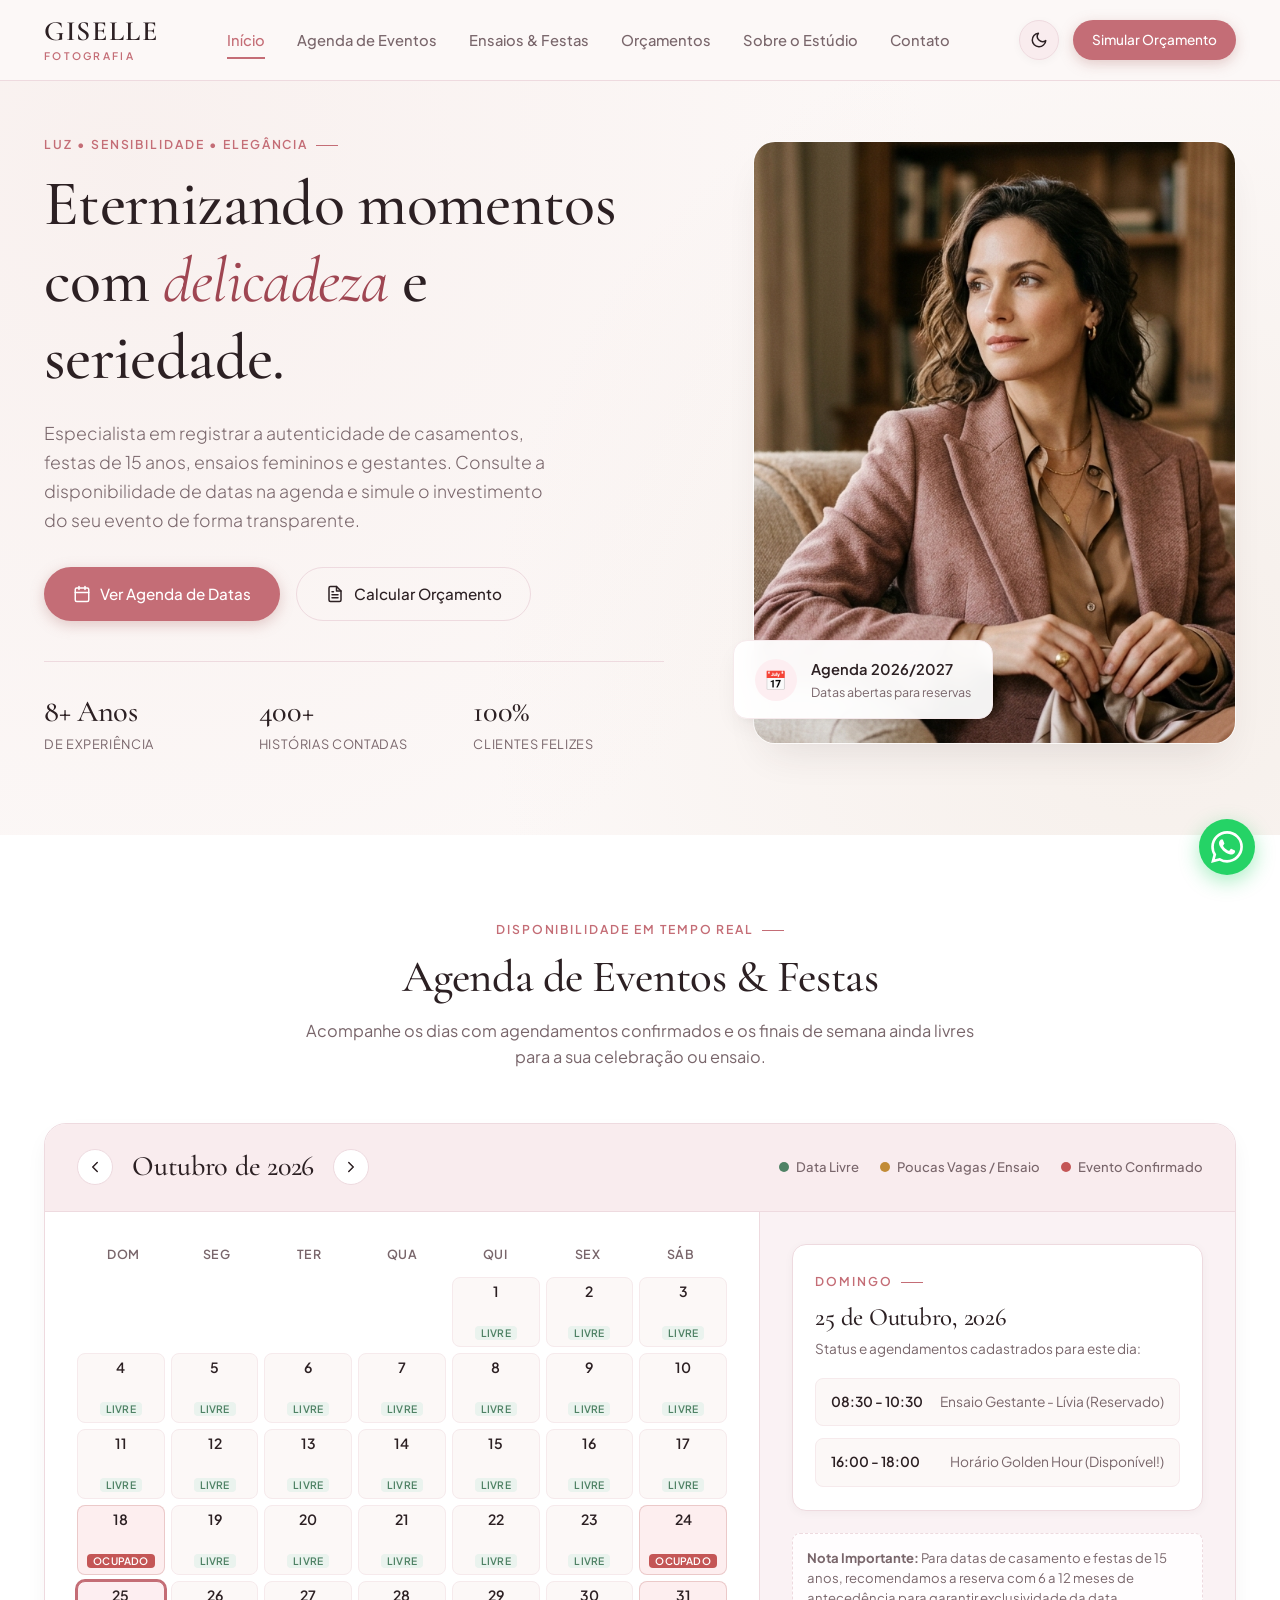
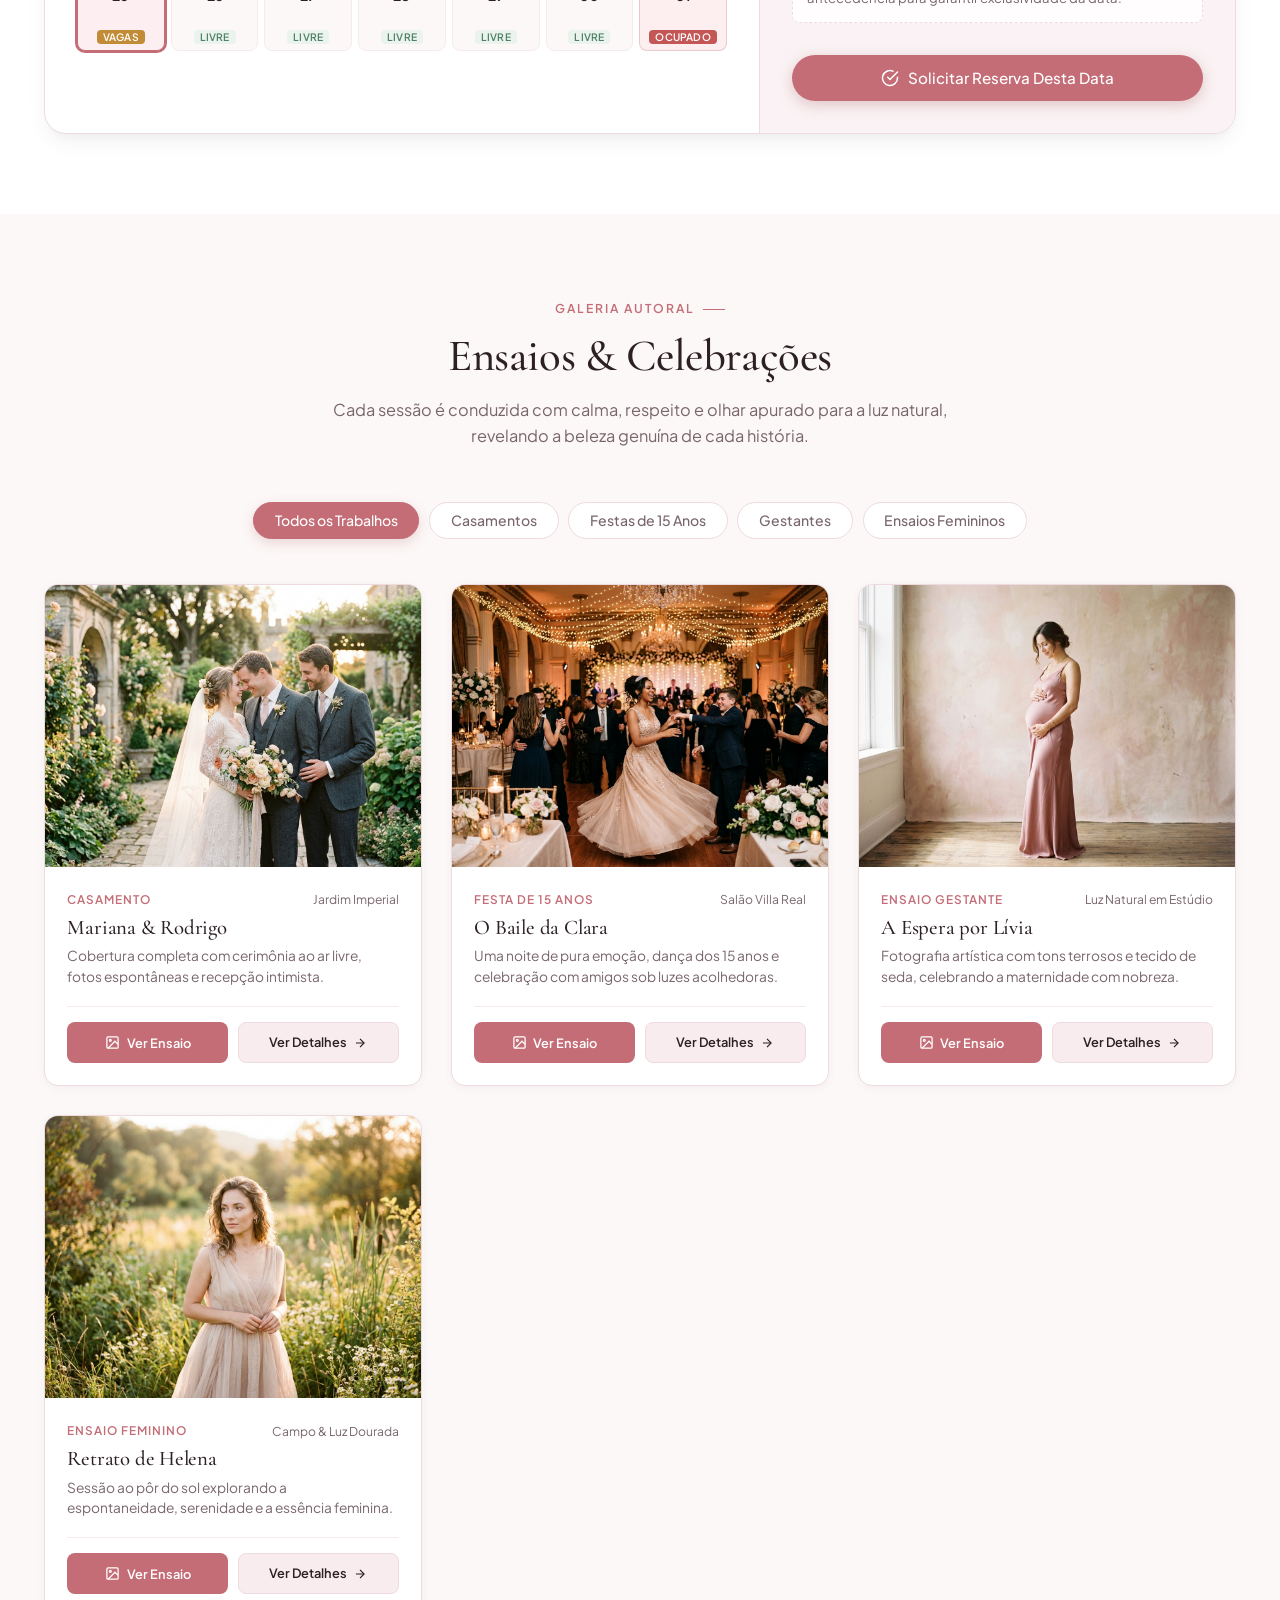
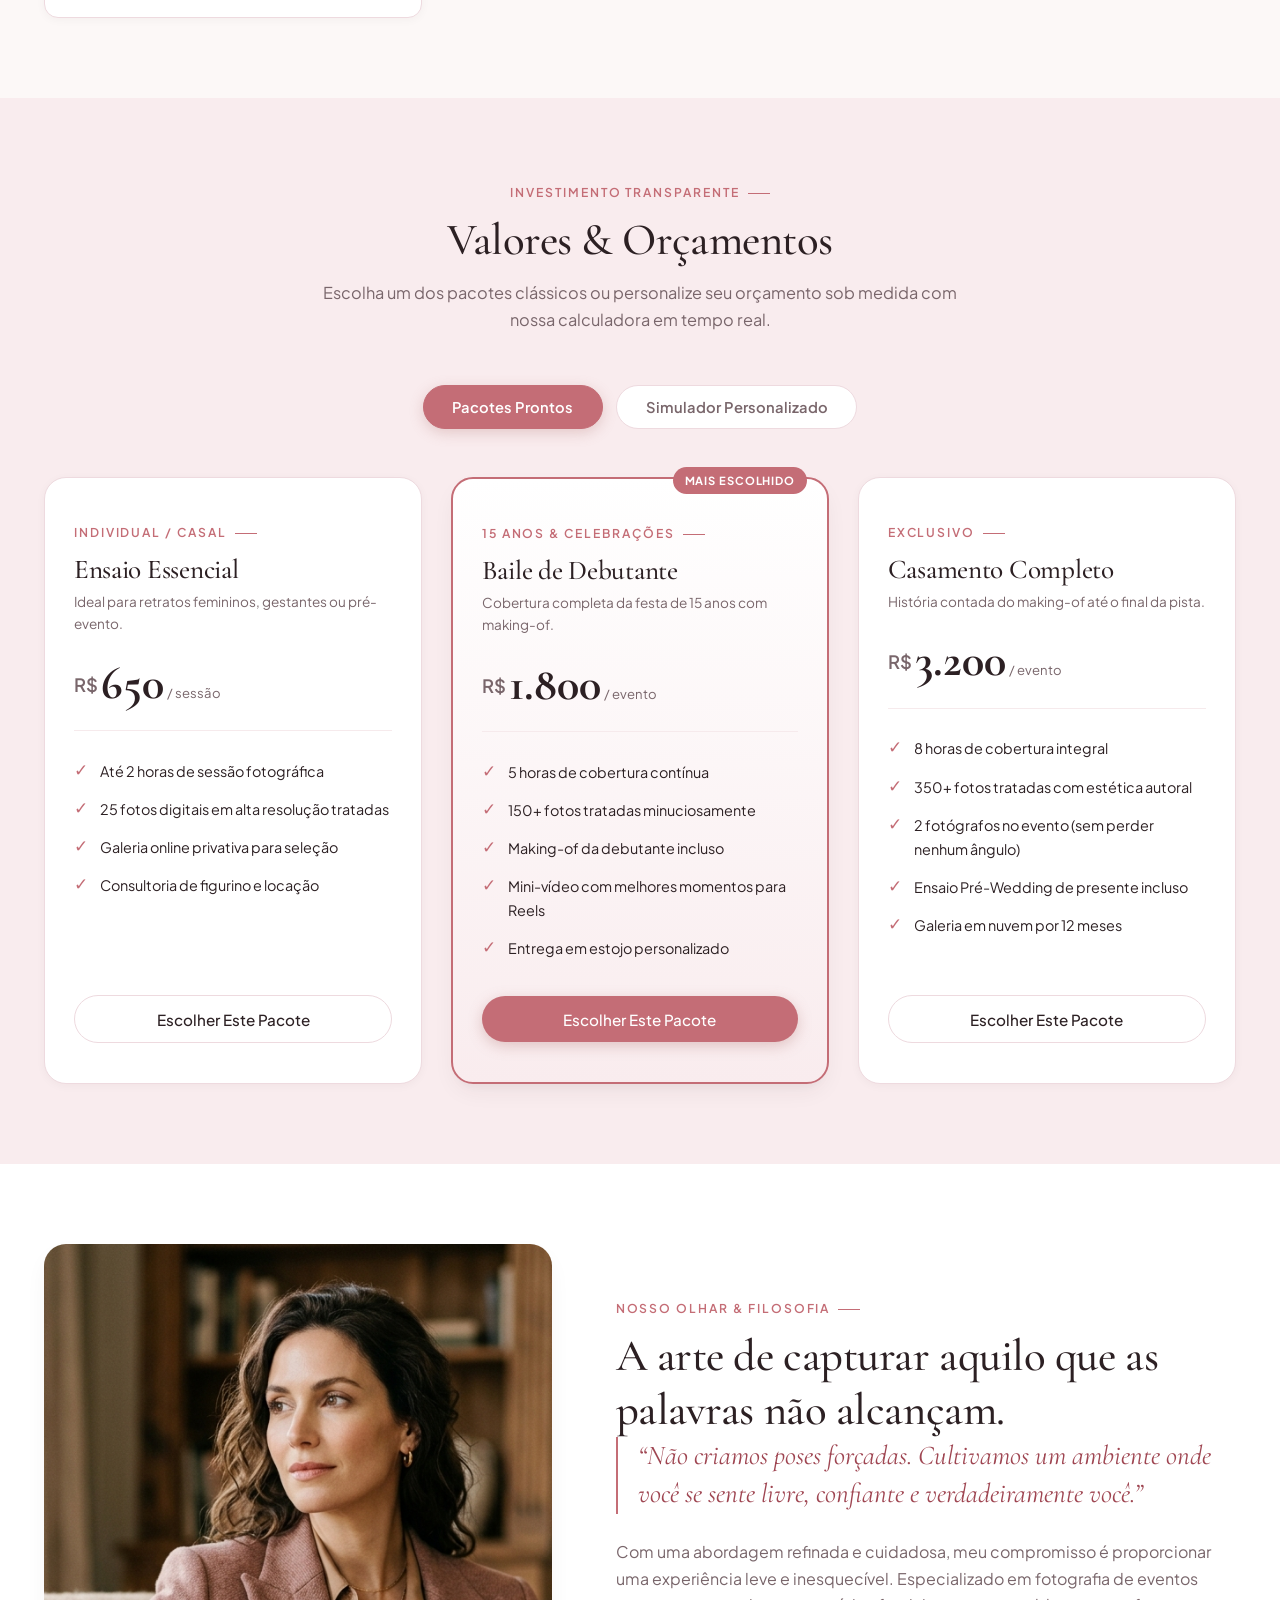
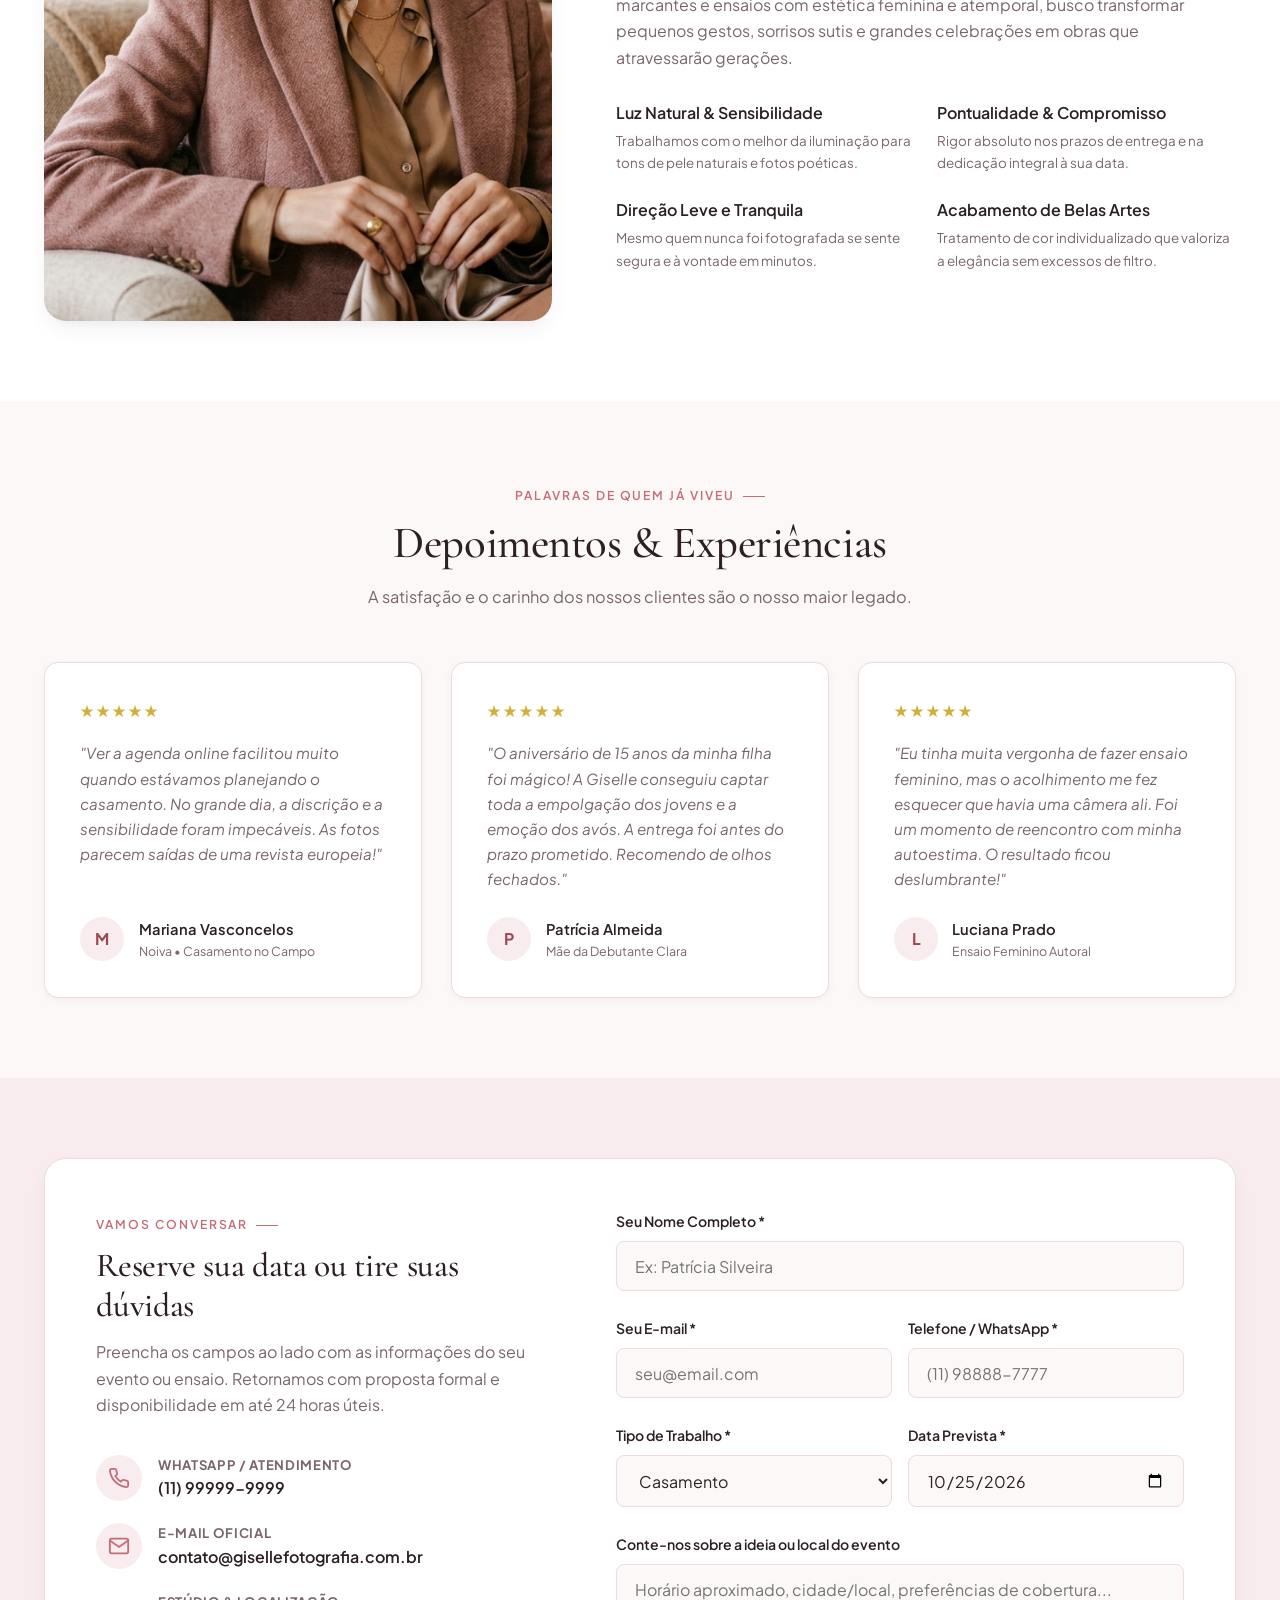
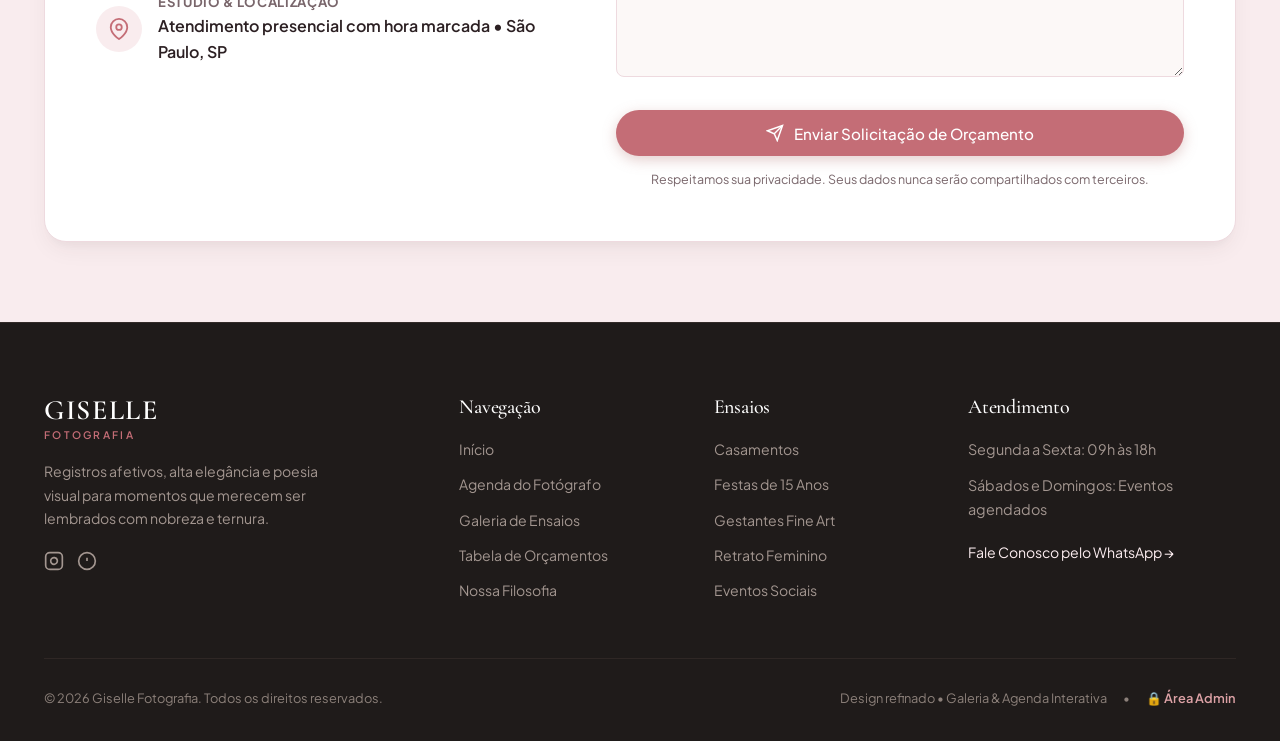
<file: index.html>
<!DOCTYPE html>
<html lang="pt-BR">
<head>
  <meta charset="UTF-8">
  <meta name="viewport" content="width=device-width, initial-scale=1.0">
  <meta name="description" content="Fotografia autoral de eventos, casamentos, festas de 15 anos e ensaios femininos. Consulte nossa agenda online e simule seu orçamento em tempo real.">
  <meta name="keywords" content="fotografo, agenda fotografo, orcamento fotografia, ensaios femininos, fotos casamento, fotos 15 anos, ensaio gestante">
  <title>Giselle Fotografia &bull; Agenda de Eventos & Ensaios Autorais</title>
  
  <!-- Estilos & Tipografia -->
  <link rel="stylesheet" href="assets/css/style.css">
  <link rel="preconnect" href="https://fonts.googleapis.com">
  <link rel="preconnect" href="https://fonts.gstatic.com" crossorigin>
  <script>try{if(localStorage.getItem('giselle_theme')==='dark'){document.documentElement.setAttribute('data-theme','dark');}}catch(e){}</script>
</head>
<body>

  <!-- ==================== HEADER / NAVEGAÇÃO ==================== -->
  <header class="header" id="header">
    <div class="container nav-container">
      <a href="index.html" class="logo">
        <span class="logo-main">GISELLE</span>
        <span class="logo-sub">Fotografia</span>
      </a>

      <nav class="nav-menu" id="navMenu">
        <a href="#inicio" class="nav-link active" data-nav-target="inicio">Início</a>
        <a href="#agenda" class="nav-link" data-nav-target="agenda">Agenda de Eventos</a>
        <a href="#ensaios" class="nav-link" data-nav-target="ensaios">Ensaios & Festas</a>
        <a href="#orcamentos" class="nav-link" data-nav-target="orcamentos">Orçamentos</a>
        <a href="#sobre" class="nav-link" data-nav-target="sobre">Sobre o Estúdio</a>
        <a href="#contato" class="nav-link" data-nav-target="contato">Contato</a>
      </nav>

      <div class="nav-actions">
        <button type="button" class="theme-toggle-btn" id="themeToggleBtn" aria-label="Alternar tema claro/escuro" title="Alternar Modo Escuro / Claro">
          <svg class="icon-sun" width="18" height="18" viewBox="0 0 24 24" fill="none" stroke="currentColor" stroke-width="2" stroke-linecap="round" stroke-linejoin="round"><circle cx="12" cy="12" r="5"></circle><line x1="12" y1="1" x2="12" y2="3"></line><line x1="12" y1="21" x2="12" y2="23"></line><line x1="4.22" y1="4.22" x2="5.64" y2="5.64"></line><line x1="18.36" y1="18.36" x2="19.78" y2="19.78"></line><line x1="1" y1="12" x2="3" y2="12"></line><line x1="21" y1="12" x2="23" y2="12"></line><line x1="4.22" y1="19.78" x2="5.64" y2="18.36"></line><line x1="18.36" y1="5.64" x2="19.78" y2="4.22"></line></svg>
          <svg class="icon-moon" width="18" height="18" viewBox="0 0 24 24" fill="none" stroke="currentColor" stroke-width="2" stroke-linecap="round" stroke-linejoin="round"><path d="M21 12.79A9 9 0 1 1 11.21 3 7 7 0 0 0 21 12.79z"></path></svg>
        </button>
        <a href="#orcamentos" class="btn btn-primary btn-sm" data-nav-target="orcamentos">Simular Orçamento</a>
        <button class="mobile-toggle" id="mobileMenuToggle" aria-label="Abrir Menu">
          <span></span>
          <span></span>
          <span></span>
        </button>
      </div>
    </div>
  </header>

  <!-- ==================== HERO SECTION ==================== -->
  <section class="hero" id="inicio">
    <div class="container">
      <div class="hero-grid">
        <div class="hero-content">
          <span class="sub-tag">Luz &bull; Sensibilidade &bull; Elegância</span>
          <h1>Eternizando momentos com <span>delicadeza</span> e seriedade.</h1>
          <p class="hero-desc">
            Especialista em registrar a autenticidade de casamentos, festas de 15 anos, ensaios femininos e gestantes. 
            Consulte a disponibilidade de datas na agenda e simule o investimento do seu evento de forma transparente.
          </p>

          <div class="hero-cta-group">
            <a href="#agenda" class="btn btn-primary">
              <svg width="18" height="18" viewBox="0 0 24 24" fill="none" stroke="currentColor" stroke-width="2" stroke-linecap="round" stroke-linejoin="round"><rect x="3" y="4" width="18" height="18" rx="2" ry="2"></rect><line x1="16" y1="2" x2="16" y2="6"></line><line x1="8" y1="2" x2="8" y2="6"></line><line x1="3" y1="10" x2="21" y2="10"></line></svg>
              Ver Agenda de Datas
            </a>
            <a href="#orcamentos" class="btn btn-outline">
              <svg width="18" height="18" viewBox="0 0 24 24" fill="none" stroke="currentColor" stroke-width="2" stroke-linecap="round" stroke-linejoin="round"><path d="M14 2H6a2 2 0 0 0-2 2v16a2 2 0 0 0 2 2h12a2 2 0 0 0 2-2V8z"></path><polyline points="14 2 14 8 20 8"></polyline><line x1="16" y1="13" x2="8" y2="13"></line><line x1="16" y1="17" x2="8" y2="17"></line><polyline points="10 9 9 9 8 9"></polyline></svg>
              Calcular Orçamento
            </a>
          </div>

          <div class="hero-highlights">
            <div class="highlight-item">
              <h4>8+ Anos</h4>
              <p>De experiência</p>
            </div>
            <div class="highlight-item">
              <h4>400+</h4>
              <p>Histórias contadas</p>
            </div>
            <div class="highlight-item">
              <h4>100%</h4>
              <p>Clientes felizes</p>
            </div>
          </div>
        </div>

        <div class="hero-visual">
          <div class="hero-image-wrapper">
            <img src="assets/images/hero.jpg" alt="Retrato Editorial Sofisticado por Giselle Fotografia">
          </div>
          <div class="hero-badge-floating">
            <div class="hero-badge-icon">📅</div>
            <div class="hero-badge-text">
              <h5>Agenda 2026/2027</h5>
              <p>Datas abertas para reservas</p>
            </div>
          </div>
        </div>
      </div>
    </div>
  </section>

  <!-- ==================== AGENDA DE EVENTOS E FESTAS ==================== -->
  <section class="section section-alt" id="agenda">
    <div class="container">
      <div class="section-header">
        <span class="sub-tag">Disponibilidade em Tempo Real</span>
        <h2>Agenda de Eventos & Festas</h2>
        <p>
          Acompanhe os dias com agendamentos confirmados e os finais de semana ainda livres para a sua celebração ou ensaio.
        </p>
      </div>

      <div class="agenda-card-wrapper">
        <div class="agenda-top-bar">
          <div class="agenda-current-month">
            <button class="month-nav-btn" id="prevMonthBtn" aria-label="Mês anterior">
              <svg width="18" height="18" viewBox="0 0 24 24" fill="none" stroke="currentColor" stroke-width="2" stroke-linecap="round" stroke-linejoin="round"><polyline points="15 18 9 12 15 6"></polyline></svg>
            </button>
            <h3 id="agendaMonthTitle" class="font-serif">Outubro de 2026</h3>
            <button class="month-nav-btn" id="nextMonthBtn" aria-label="Próximo mês">
              <svg width="18" height="18" viewBox="0 0 24 24" fill="none" stroke="currentColor" stroke-width="2" stroke-linecap="round" stroke-linejoin="round"><polyline points="9 18 15 12 9 6"></polyline></svg>
            </button>
          </div>

          <div class="agenda-legend">
            <div class="legend-item">
              <span class="legend-dot available"></span>
              <span>Data Livre</span>
            </div>
            <div class="legend-item">
              <span class="legend-dot limited"></span>
              <span>Poucas Vagas / Ensaio</span>
            </div>
            <div class="legend-item">
              <span class="legend-dot booked"></span>
              <span>Evento Confirmado</span>
            </div>
          </div>
        </div>

        <div class="agenda-layout-grid">
          <!-- Grade do Calendário -->
          <div class="agenda-calendar-pane">
            <div class="calendar-weekdays">
              <span><span class="weekday-full">Dom</span><span class="weekday-short">D</span></span>
              <span><span class="weekday-full">Seg</span><span class="weekday-short">S</span></span>
              <span><span class="weekday-full">Ter</span><span class="weekday-short">T</span></span>
              <span><span class="weekday-full">Qua</span><span class="weekday-short">Q</span></span>
              <span><span class="weekday-full">Qui</span><span class="weekday-short">Q</span></span>
              <span><span class="weekday-full">Sex</span><span class="weekday-short">S</span></span>
              <span><span class="weekday-full">Sáb</span><span class="weekday-short">S</span></span>
            </div>
            <div class="calendar-days-grid" id="calendarDaysGrid">
              <!-- Dias gerados via agenda.js -->
            </div>
          </div>

          <!-- Detalhes do Dia Selecionado -->
          <div class="agenda-sidebar-pane">
            <div>
              <div class="selected-date-card">
                <span class="sub-tag" id="selectedDateStatus">Dia Selecionado</span>
                <h4 id="selectedDateFormatted">25 de Outubro, 2026</h4>
                <p style="font-size: 0.85rem; color: var(--color-text-muted);">
                  Status e agendamentos cadastrados para este dia:
                </p>

                <div class="event-slot-list" id="agendaSlotList">
                  <!-- Carregado via agenda.js -->
                </div>
              </div>

              <div class="agenda-note">
                <strong>Nota Importante:</strong> Para datas de casamento e festas de 15 anos, recomendamos a reserva com 6 a 12 meses de antecedência para garantir exclusividade da data.
              </div>
            </div>

            <div style="margin-top: 2rem;">
              <button class="btn btn-primary" id="requestDateBtn" style="width: 100%;">
                <svg width="18" height="18" viewBox="0 0 24 24" fill="none" stroke="currentColor" stroke-width="2" stroke-linecap="round" stroke-linejoin="round"><path d="M22 11.08V12a10 10 0 1 1-5.93-9.14"></path><polyline points="22 4 12 14.01 9 11.01"></polyline></svg>
                Solicitar Reserva Desta Data
              </button>
            </div>
          </div>
        </div>
      </div>
    </div>
  </section>

  <!-- ==================== PORTFÓLIO / ENSAIOS ==================== -->
  <section class="section" id="ensaios">
    <div class="container">
      <div class="section-header">
        <span class="sub-tag">Galeria Autoral</span>
        <h2>Ensaios & Celebrações</h2>
        <p>
          Cada sessão é conduzida com calma, respeito e olhar apurado para a luz natural, revelando a beleza genuína de cada história.
        </p>
      </div>

      <!-- Filtros -->
      <div class="portfolio-filters">
        <button class="filter-btn active" data-filter="all">Todos os Trabalhos</button>
        <button class="filter-btn" data-filter="casamento">Casamentos</button>
        <button class="filter-btn" data-filter="15anos">Festas de 15 Anos</button>
        <button class="filter-btn" data-filter="gestante">Gestantes</button>
        <button class="filter-btn" data-filter="feminino">Ensaios Femininos</button>
      </div>

      <!-- Grid de Fotos -->
      <div class="gallery-grid" id="galleryGrid">
        <!-- Item 1: Casamento -->
        <article class="gallery-card" data-category="casamento" data-id="casamento">
          <div class="gallery-img-container">
            <img src="assets/images/casamento.jpg" alt="Casamento Romântico ao Pôr do Sol">
            <div class="gallery-overlay">
              <button type="button" class="gallery-overlay-btn btn-ver-ensaio" data-id="casamento" data-action="slide" aria-label="Ver ensaio de casamento">
                <svg width="16" height="16" viewBox="0 0 24 24" fill="none" stroke="currentColor" stroke-width="2"><rect x="3" y="3" width="18" height="18" rx="2" ry="2"></rect><circle cx="8.5" cy="8.5" r="1.5"></circle><polyline points="21 15 16 10 5 21"></polyline></svg>
                Ver Ensaio
              </button>
              <a href="detalhes-evento.html?id=casamento" class="gallery-overlay-btn gallery-overlay-btn-secondary" aria-label="Ver detalhes do casamento">
                <svg width="16" height="16" viewBox="0 0 24 24" fill="none" stroke="currentColor" stroke-width="2"><path d="M14 2H6a2 2 0 0 0-2 2v16a2 2 0 0 0 2 2h12a2 2 0 0 0 2-2V8z"></path><polyline points="14 2 14 8 20 8"></polyline><line x1="16" y1="13" x2="8" y2="13"></line><line x1="16" y1="17" x2="8" y2="17"></line></svg>
                Ver Detalhes
              </a>
            </div>
          </div>
          <div class="gallery-info">
            <div class="gallery-meta">
              <span class="gallery-cat">Casamento</span>
              <span class="gallery-date">Jardim Imperial</span>
            </div>
            <h3 class="gallery-title">Mariana & Rodrigo</h3>
            <p class="gallery-desc">Cobertura completa com cerimônia ao ar livre, fotos espontâneas e recepção intimista.</p>
            <div class="gallery-card-actions">
              <button type="button" class="btn-card-action btn-ver-ensaio" data-id="casamento">
                <svg width="15" height="15" viewBox="0 0 24 24" fill="none" stroke="currentColor" stroke-width="2"><rect x="3" y="3" width="18" height="18" rx="2" ry="2"></rect><circle cx="8.5" cy="8.5" r="1.5"></circle><polyline points="21 15 16 10 5 21"></polyline></svg>
                Ver Ensaio
              </button>
              <a href="detalhes-evento.html?id=casamento" class="btn-card-action btn-ver-detalhes">
                Ver Detalhes
                <svg width="14" height="14" viewBox="0 0 24 24" fill="none" stroke="currentColor" stroke-width="2"><line x1="5" y1="12" x2="19" y2="12"></line><polyline points="12 5 19 12 12 19"></polyline></svg>
              </a>
            </div>
          </div>
        </article>

        <!-- Item 2: 15 Anos -->
        <article class="gallery-card" data-category="15anos" data-id="15anos">
          <div class="gallery-img-container">
            <img src="assets/images/15anos.jpg" alt="Festa de 15 anos com valsa e luzes">
            <div class="gallery-overlay">
              <button type="button" class="gallery-overlay-btn btn-ver-ensaio" data-id="15anos" data-action="slide" aria-label="Ver ensaio de 15 anos">
                <svg width="16" height="16" viewBox="0 0 24 24" fill="none" stroke="currentColor" stroke-width="2"><rect x="3" y="3" width="18" height="18" rx="2" ry="2"></rect><circle cx="8.5" cy="8.5" r="1.5"></circle><polyline points="21 15 16 10 5 21"></polyline></svg>
                Ver Ensaio
              </button>
              <a href="detalhes-evento.html?id=15anos" class="gallery-overlay-btn gallery-overlay-btn-secondary" aria-label="Ver detalhes da festa de 15 anos">
                <svg width="16" height="16" viewBox="0 0 24 24" fill="none" stroke="currentColor" stroke-width="2"><path d="M14 2H6a2 2 0 0 0-2 2v16a2 2 0 0 0 2 2h12a2 2 0 0 0 2-2V8z"></path><polyline points="14 2 14 8 20 8"></polyline><line x1="16" y1="13" x2="8" y2="13"></line><line x1="16" y1="17" x2="8" y2="17"></line></svg>
                Ver Detalhes
              </a>
            </div>
          </div>
          <div class="gallery-info">
            <div class="gallery-meta">
              <span class="gallery-cat">Festa de 15 Anos</span>
              <span class="gallery-date">Salão Villa Real</span>
            </div>
            <h3 class="gallery-title">O Baile da Clara</h3>
            <p class="gallery-desc">Uma noite de pura emoção, dança dos 15 anos e celebração com amigos sob luzes acolhedoras.</p>
            <div class="gallery-card-actions">
              <button type="button" class="btn-card-action btn-ver-ensaio" data-id="15anos">
                <svg width="15" height="15" viewBox="0 0 24 24" fill="none" stroke="currentColor" stroke-width="2"><rect x="3" y="3" width="18" height="18" rx="2" ry="2"></rect><circle cx="8.5" cy="8.5" r="1.5"></circle><polyline points="21 15 16 10 5 21"></polyline></svg>
                Ver Ensaio
              </button>
              <a href="detalhes-evento.html?id=15anos" class="btn-card-action btn-ver-detalhes">
                Ver Detalhes
                <svg width="14" height="14" viewBox="0 0 24 24" fill="none" stroke="currentColor" stroke-width="2"><line x1="5" y1="12" x2="19" y2="12"></line><polyline points="12 5 19 12 12 19"></polyline></svg>
              </a>
            </div>
          </div>
        </article>

        <!-- Item 3: Gestante -->
        <article class="gallery-card" data-category="gestante" data-id="gestante">
          <div class="gallery-img-container">
            <img src="assets/images/gestante.jpg" alt="Ensaio gestante fine art minimalista">
            <div class="gallery-overlay">
              <button type="button" class="gallery-overlay-btn btn-ver-ensaio" data-id="gestante" data-action="slide" aria-label="Ver ensaio gestante">
                <svg width="16" height="16" viewBox="0 0 24 24" fill="none" stroke="currentColor" stroke-width="2"><rect x="3" y="3" width="18" height="18" rx="2" ry="2"></rect><circle cx="8.5" cy="8.5" r="1.5"></circle><polyline points="21 15 16 10 5 21"></polyline></svg>
                Ver Ensaio
              </button>
              <a href="detalhes-evento.html?id=gestante" class="gallery-overlay-btn gallery-overlay-btn-secondary" aria-label="Ver detalhes do ensaio gestante">
                <svg width="16" height="16" viewBox="0 0 24 24" fill="none" stroke="currentColor" stroke-width="2"><path d="M14 2H6a2 2 0 0 0-2 2v16a2 2 0 0 0 2 2h12a2 2 0 0 0 2-2V8z"></path><polyline points="14 2 14 8 20 8"></polyline><line x1="16" y1="13" x2="8" y2="13"></line><line x1="16" y1="17" x2="8" y2="17"></line></svg>
                Ver Detalhes
              </a>
            </div>
          </div>
          <div class="gallery-info">
            <div class="gallery-meta">
              <span class="gallery-cat">Ensaio Gestante</span>
              <span class="gallery-date">Luz Natural em Estúdio</span>
            </div>
            <h3 class="gallery-title">A Espera por Lívia</h3>
            <p class="gallery-desc">Fotografia artística com tons terrosos e tecido de seda, celebrando a maternidade com nobreza.</p>
            <div class="gallery-card-actions">
              <button type="button" class="btn-card-action btn-ver-ensaio" data-id="gestante">
                <svg width="15" height="15" viewBox="0 0 24 24" fill="none" stroke="currentColor" stroke-width="2"><rect x="3" y="3" width="18" height="18" rx="2" ry="2"></rect><circle cx="8.5" cy="8.5" r="1.5"></circle><polyline points="21 15 16 10 5 21"></polyline></svg>
                Ver Ensaio
              </button>
              <a href="detalhes-evento.html?id=gestante" class="btn-card-action btn-ver-detalhes">
                Ver Detalhes
                <svg width="14" height="14" viewBox="0 0 24 24" fill="none" stroke="currentColor" stroke-width="2"><line x1="5" y1="12" x2="19" y2="12"></line><polyline points="12 5 19 12 12 19"></polyline></svg>
              </a>
            </div>
          </div>
        </article>

        <!-- Item 4: Ensaio Feminino -->
        <article class="gallery-card" data-category="feminino" data-id="feminino">
          <div class="gallery-img-container">
            <img src="assets/images/feminino.jpg" alt="Ensaio feminino autoral na natureza">
            <div class="gallery-overlay">
              <button type="button" class="gallery-overlay-btn btn-ver-ensaio" data-id="feminino" data-action="slide" aria-label="Ver ensaio feminino">
                <svg width="16" height="16" viewBox="0 0 24 24" fill="none" stroke="currentColor" stroke-width="2"><rect x="3" y="3" width="18" height="18" rx="2" ry="2"></rect><circle cx="8.5" cy="8.5" r="1.5"></circle><polyline points="21 15 16 10 5 21"></polyline></svg>
                Ver Ensaio
              </button>
              <a href="detalhes-evento.html?id=feminino" class="gallery-overlay-btn gallery-overlay-btn-secondary" aria-label="Ver detalhes do ensaio feminino">
                <svg width="16" height="16" viewBox="0 0 24 24" fill="none" stroke="currentColor" stroke-width="2"><path d="M14 2H6a2 2 0 0 0-2 2v16a2 2 0 0 0 2 2h12a2 2 0 0 0 2-2V8z"></path><polyline points="14 2 14 8 20 8"></polyline><line x1="16" y1="13" x2="8" y2="13"></line><line x1="16" y1="17" x2="8" y2="17"></line></svg>
                Ver Detalhes
              </a>
            </div>
          </div>
          <div class="gallery-info">
            <div class="gallery-meta">
              <span class="gallery-cat">Ensaio Feminino</span>
              <span class="gallery-date">Campo & Luz Dourada</span>
            </div>
            <h3 class="gallery-title">Retrato de Helena</h3>
            <p class="gallery-desc">Sessão ao pôr do sol explorando a espontaneidade, serenidade e a essência feminina.</p>
            <div class="gallery-card-actions">
              <button type="button" class="btn-card-action btn-ver-ensaio" data-id="feminino">
                <svg width="15" height="15" viewBox="0 0 24 24" fill="none" stroke="currentColor" stroke-width="2"><rect x="3" y="3" width="18" height="18" rx="2" ry="2"></rect><circle cx="8.5" cy="8.5" r="1.5"></circle><polyline points="21 15 16 10 5 21"></polyline></svg>
                Ver Ensaio
              </button>
              <a href="detalhes-evento.html?id=feminino" class="btn-card-action btn-ver-detalhes">
                Ver Detalhes
                <svg width="14" height="14" viewBox="0 0 24 24" fill="none" stroke="currentColor" stroke-width="2"><line x1="5" y1="12" x2="19" y2="12"></line><polyline points="12 5 19 12 12 19"></polyline></svg>
              </a>
            </div>
          </div>
        </article>
      </div>
    </div>
  </section>

  <!-- ==================== ORÇAMENTOS & PACOTES ==================== -->
  <section class="section section-tint" id="orcamentos">
    <div class="container">
      <div class="section-header">
        <span class="sub-tag">Investimento Transparente</span>
        <h2>Valores & Orçamentos</h2>
        <p>
          Escolha um dos pacotes clássicos ou personalize seu orçamento sob medida com nossa calculadora em tempo real.
        </p>
      </div>

      <!-- Abas de Alternância -->
      <div class="pricing-tabs">
        <button class="pricing-tab-btn active" data-target="tabPacotes">Pacotes Prontos</button>
        <button class="pricing-tab-btn" data-target="tabSimulador">Simulador Personalizado</button>
      </div>

      <!-- ABA 1: PACOTES PRONTOS -->
      <div class="pricing-tab-pane" id="tabPacotes">
        <div class="pricing-cards-grid">
          <!-- Pacote 1 -->
          <div class="pricing-card">
            <div class="pricing-header">
              <span class="sub-tag">Individual / Casal</span>
              <h3>Ensaio Essencial</h3>
              <p class="pricing-subtitle">Ideal para retratos femininos, gestantes ou pré-evento.</p>
            </div>
            <div class="pricing-price">
              <span class="pricing-currency">R$</span>
              <span class="pricing-value">650</span>
              <span class="pricing-period">/ sessão</span>
            </div>
            <div class="pricing-features">
              <div class="pricing-feature-item">
                <span class="pricing-check-icon">✓</span>
                <span>Até 2 horas de sessão fotográfica</span>
              </div>
              <div class="pricing-feature-item">
                <span class="pricing-check-icon">✓</span>
                <span>25 fotos digitais em alta resolução tratadas</span>
              </div>
              <div class="pricing-feature-item">
                <span class="pricing-check-icon">✓</span>
                <span>Galeria online privativa para seleção</span>
              </div>
              <div class="pricing-feature-item">
                <span class="pricing-check-icon">✓</span>
                <span>Consultoria de figurino e locação</span>
              </div>
            </div>
            <button class="btn btn-outline btn-pacote-select" data-pacote="Ensaio Essencial" data-valor="R$ 650">
              Escolher Este Pacote
            </button>
          </div>

          <!-- Pacote 2 (Destaque) -->
          <div class="pricing-card featured">
            <span class="popular-badge">Mais Escolhido</span>
            <div class="pricing-header">
              <span class="sub-tag">15 Anos & Celebrações</span>
              <h3>Baile de Debutante</h3>
              <p class="pricing-subtitle">Cobertura completa da festa de 15 anos com making-of.</p>
            </div>
            <div class="pricing-price">
              <span class="pricing-currency">R$</span>
              <span class="pricing-value">1.800</span>
              <span class="pricing-period">/ evento</span>
            </div>
            <div class="pricing-features">
              <div class="pricing-feature-item">
                <span class="pricing-check-icon">✓</span>
                <span>5 horas de cobertura contínua</span>
              </div>
              <div class="pricing-feature-item">
                <span class="pricing-check-icon">✓</span>
                <span>150+ fotos tratadas minuciosamente</span>
              </div>
              <div class="pricing-feature-item">
                <span class="pricing-check-icon">✓</span>
                <span>Making-of da debutante incluso</span>
              </div>
              <div class="pricing-feature-item">
                <span class="pricing-check-icon">✓</span>
                <span>Mini-vídeo com melhores momentos para Reels</span>
              </div>
              <div class="pricing-feature-item">
                <span class="pricing-check-icon">✓</span>
                <span>Entrega em estojo personalizado</span>
              </div>
            </div>
            <button class="btn btn-primary btn-pacote-select" data-pacote="Baile de Debutante (15 Anos)" data-valor="R$ 1.800">
              Escolher Este Pacote
            </button>
          </div>

          <!-- Pacote 3 -->
          <div class="pricing-card">
            <div class="pricing-header">
              <span class="sub-tag">Exclusivo</span>
              <h3>Casamento Completo</h3>
              <p class="pricing-subtitle">História contada do making-of até o final da pista.</p>
            </div>
            <div class="pricing-price">
              <span class="pricing-currency">R$</span>
              <span class="pricing-value">3.200</span>
              <span class="pricing-period">/ evento</span>
            </div>
            <div class="pricing-features">
              <div class="pricing-feature-item">
                <span class="pricing-check-icon">✓</span>
                <span>8 horas de cobertura integral</span>
              </div>
              <div class="pricing-feature-item">
                <span class="pricing-check-icon">✓</span>
                <span>350+ fotos tratadas com estética autoral</span>
              </div>
              <div class="pricing-feature-item">
                <span class="pricing-check-icon">✓</span>
                <span>2 fotógrafos no evento (sem perder nenhum ângulo)</span>
              </div>
              <div class="pricing-feature-item">
                <span class="pricing-check-icon">✓</span>
                <span>Ensaio Pré-Wedding de presente incluso</span>
              </div>
              <div class="pricing-feature-item">
                <span class="pricing-check-icon">✓</span>
                <span>Galeria em nuvem por 12 meses</span>
              </div>
            </div>
            <button class="btn btn-outline btn-pacote-select" data-pacote="Casamento Completo" data-valor="R$ 3.200">
              Escolher Este Pacote
            </button>
          </div>
        </div>
      </div>

      <!-- ABA 2: SIMULADOR PERSONALIZADO -->
      <div class="pricing-tab-pane" id="tabSimulador" style="display: none;">
        <div class="calculator-box">
          <div class="calculator-grid">
            <!-- Controles do Simulador -->
            <div>
              <div class="form-group">
                <label class="form-label">1. Escolha o Tipo de Sessão ou Evento</label>
                <div class="options-pill-group">
                  <label>
                    <input type="radio" name="tipoEnsaio" value="ensaio-feminino" class="option-pill-input" checked>
                    <span class="option-pill-label">
                      <strong>Ensaio Feminino</strong>
                      <small style="color: var(--color-text-muted);">A partir de R$ 650</small>
                    </span>
                  </label>
                  <label>
                    <input type="radio" name="tipoEnsaio" value="ensaio-gestante" class="option-pill-input">
                    <span class="option-pill-label">
                      <strong>Gestante</strong>
                      <small style="color: var(--color-text-muted);">A partir de R$ 750</small>
                    </span>
                  </label>
                  <label>
                    <input type="radio" name="tipoEnsaio" value="festa-15anos" class="option-pill-input">
                    <span class="option-pill-label">
                      <strong>Festa 15 Anos</strong>
                      <small style="color: var(--color-text-muted);">A partir de R$ 1.800</small>
                    </span>
                  </label>
                  <label>
                    <input type="radio" name="tipoEnsaio" value="casamento" class="option-pill-input">
                    <span class="option-pill-label">
                      <strong>Casamento</strong>
                      <small style="color: var(--color-text-muted);">A partir de R$ 3.200</small>
                    </span>
                  </label>
                  <label>
                    <input type="radio" name="tipoEnsaio" value="evento-social" class="option-pill-input">
                    <span class="option-pill-label">
                      <strong>Evento Social</strong>
                      <small style="color: var(--color-text-muted);">A partir de R$ 1.200</small>
                    </span>
                  </label>
                </div>
              </div>

              <div class="form-group">
                <div style="display: flex; justify-content: space-between; align-items: center; margin-bottom: 0.5rem;">
                  <label class="form-label" style="margin-bottom: 0;">2. Duração da Cobertura Fotográfica</label>
                  <span id="calcHorasDisplay" style="font-weight: 700; color: var(--color-primary-dark);">2 horas</span>
                </div>
                <input type="range" id="calcHoras" min="2" max="10" step="1" value="2" class="form-control" style="cursor: pointer; padding: 0.5rem 0;">
                <p style="font-size: 0.8rem; color: var(--color-text-muted); margin-top: 0.3rem;">
                  Adicione mais horas caso queira registrar recepção estendida ou pós-festa.
                </p>
              </div>

              <div class="form-group">
                <label class="form-label">3. Itens e Serviços Opcionais</label>
                <div class="addons-list">
                  <label class="addon-checkbox-label">
                    <div class="addon-left">
                      <input type="checkbox" class="addon-check" value="album-fineart">
                      <span>Álbum Fine Art Luxo (Capa em Linho 30x30cm)</span>
                    </div>
                    <span class="addon-price-tag">+ R$ 780</span>
                  </label>

                  <label class="addon-checkbox-label">
                    <div class="addon-left">
                      <input type="checkbox" class="addon-check" value="segundo-fotografo">
                      <span>Segundo Fotógrafo (Recomendado para eventos com mais de 80 convidados)</span>
                    </div>
                    <span class="addon-price-tag">+ R$ 600</span>
                  </label>

                  <label class="addon-checkbox-label">
                    <div class="addon-left">
                      <input type="checkbox" class="addon-check" value="ensaio-pre">
                      <span>Ensaio Pré-Evento Externo (Pré-15 anos ou Ensaio Casal)</span>
                    </div>
                    <span class="addon-price-tag">+ R$ 550</span>
                  </label>

                  <label class="addon-checkbox-label">
                    <div class="addon-left">
                      <input type="checkbox" class="addon-check" value="drone">
                      <span>Cobertura Aérea com Drone (Locação aberta)</span>
                    </div>
                    <span class="addon-price-tag">+ R$ 450</span>
                  </label>

                  <label class="addon-checkbox-label">
                    <div class="addon-left">
                      <input type="checkbox" class="addon-check" value="express">
                      <span>Entrega Expressa de Prévia em 48 Horas</span>
                    </div>
                    <span class="addon-price-tag">+ R$ 350</span>
                  </label>
                </div>
              </div>
            </div>

            <!-- Resumo e Ação de Contato -->
            <div class="summary-receipt-card">
              <div>
                <h4 class="receipt-title">Resumo da Estimativa</h4>
                <div class="receipt-line-items" id="calcReceiptItems">
                  <!-- Gerado dinamicamente via orcamento.js -->
                </div>
                <div class="receipt-item total">
                  <span>Investimento Previsto:</span>
                  <div class="receipt-total-value" id="calcTotalValue">R$ 650</div>
                </div>
                <p style="font-size: 0.8rem; color: var(--color-text-muted); margin-top: 1rem; line-height: 1.4;">
                  Valores válidos para eventos no ano vigente. Parcelamento facilitado em até 6x sem juros ou desconto à vista.
                </p>
              </div>

              <div style="margin-top: 2rem; display: flex; flex-direction: column; gap: 0.8rem;">
                <button class="btn btn-primary" id="sendOrcamentoWhatsApp">
                  <svg width="20" height="20" viewBox="0 0 24 24" fill="currentColor"><path d="M17.472 14.382c-.297-.149-1.758-.867-2.03-.967-.273-.099-.471-.148-.67.15-.197.297-.767.966-.94 1.164-.173.199-.347.223-.644.075-.297-.15-1.255-.463-2.39-1.475-.883-.788-1.48-1.761-1.653-2.059-.173-.297-.018-.458.13-.606.134-.133.298-.347.446-.52.149-.174.198-.298.298-.497.099-.198.05-.371-.025-.52-.075-.149-.669-1.612-.916-2.207-.242-.579-.487-.5-.669-.51-.173-.008-.371-.01-.57-.01-.198 0-.52.074-.792.372-.272.297-1.04 1.016-1.04 2.479 0 1.462 1.065 2.875 1.213 3.074.149.198 2.096 3.2 5.077 4.487.709.306 1.262.489 1.694.625.712.227 1.36.195 1.871.118.571-.085 1.758-.719 2.006-1.413.248-.694.248-1.289.173-1.413-.074-.124-.272-.198-.57-.347m-5.421 7.403h-.004a9.87 9.87 0 01-5.031-1.378l-.361-.214-3.741.982.998-3.648-.235-.374a9.86 9.86 0 01-1.51-5.26c.001-5.45 4.436-9.884 9.888-9.884 2.64 0 5.122 1.03 6.988 2.898a9.825 9.825 0 012.893 6.994c-.003 5.45-4.437 9.884-9.885 9.884m8.413-18.297A11.815 11.815 0 0012.05 0C5.495 0 .16 5.335.157 11.892c0 2.096.547 4.142 1.588 5.945L.057 24l6.305-1.654a11.882 11.882 0 005.683 1.448h.005c6.554 0 11.89-5.335 11.893-11.893a11.821 11.821 0 00-3.48-8.413Z"/></svg>
                  Enviar Proposta por WhatsApp
                </button>
                <a href="#contato" class="btn btn-outline" style="text-align: center;">
                  Solicitar via Formulário Formal
                </a>
              </div>
            </div>
          </div>
        </div>
      </div>
    </div>
  </section>

  <!-- ==================== SOBRE O FOTÓGRAFO ==================== -->
  <section class="section section-alt" id="sobre">
    <div class="container">
      <div class="about-grid">
        <div class="about-img-frame">
          <img src="assets/images/hero.jpg" alt="Giselle Fotógrafa no estúdio">
        </div>

        <div>
          <span class="sub-tag">Nosso Olhar & Filosofia</span>
          <h2>A arte de capturar aquilo que as palavras não alcançam.</h2>
          
          <div class="about-quote">
            “Não criamos poses forçadas. Cultivamos um ambiente onde você se sente livre, confiante e verdadeiramente você.”
          </div>

          <p class="about-text">
            Com uma abordagem refinada e cuidadosa, meu compromisso é proporcionar uma experiência leve e inesquecível.
            Especializado em fotografia de eventos marcantes e ensaios com estética feminina e atemporal, busco transformar
            pequenos gestos, sorrisos sutis e grandes celebrações em obras que atravessarão gerações.
          </p>

          <div class="about-pillars">
            <div class="pillar-item">
              <h5>Luz Natural & Sensibilidade</h5>
              <p>Trabalhamos com o melhor da iluminação para tons de pele naturais e fotos poéticas.</p>
            </div>
            <div class="pillar-item">
              <h5>Pontualidade & Compromisso</h5>
              <p>Rigor absoluto nos prazos de entrega e na dedicação integral à sua data.</p>
            </div>
            <div class="pillar-item">
              <h5>Direção Leve e Tranquila</h5>
              <p>Mesmo quem nunca foi fotografada se sente segura e à vontade em minutos.</p>
            </div>
            <div class="pillar-item">
              <h5>Acabamento de Belas Artes</h5>
              <p>Tratamento de cor individualizado que valoriza a elegância sem excessos de filtro.</p>
            </div>
          </div>
        </div>
      </div>
    </div>
  </section>

  <!-- ==================== DEPOIMENTOS ==================== -->
  <section class="section" id="depoimentos">
    <div class="container">
      <div class="section-header">
        <span class="sub-tag">Palavras de Quem Já Viveu</span>
        <h2>Depoimentos & Experiências</h2>
        <p>A satisfação e o carinho dos nossos clientes são o nosso maior legado.</p>
      </div>

      <div class="testimonials-grid">
        <div class="testimonial-card">
          <div>
            <div class="stars">★★★★★</div>
            <p class="testimonial-text">
              "Ver a agenda online facilitou muito quando estávamos planejando o casamento. No grande dia, a discrição e a sensibilidade foram impecáveis. As fotos parecem saídas de uma revista europeia!"
            </p>
          </div>
          <div class="testimonial-author">
            <div class="author-avatar">M</div>
            <div class="author-meta">
              <h5>Mariana Vasconcelos</h5>
              <p>Noiva &bull; Casamento no Campo</p>
            </div>
          </div>
        </div>

        <div class="testimonial-card">
          <div>
            <div class="stars">★★★★★</div>
            <p class="testimonial-text">
              "O aniversário de 15 anos da minha filha foi mágico! A Giselle conseguiu captar toda a empolgação dos jovens e a emoção dos avós. A entrega foi antes do prazo prometido. Recomendo de olhos fechados."
            </p>
          </div>
          <div class="testimonial-author">
            <div class="author-avatar">P</div>
            <div class="author-meta">
              <h5>Patrícia Almeida</h5>
              <p>Mãe da Debutante Clara</p>
            </div>
          </div>
        </div>

        <div class="testimonial-card">
          <div>
            <div class="stars">★★★★★</div>
            <p class="testimonial-text">
              "Eu tinha muita vergonha de fazer ensaio feminino, mas o acolhimento me fez esquecer que havia uma câmera ali. Foi um momento de reencontro com minha autoestima. O resultado ficou deslumbrante!"
            </p>
          </div>
          <div class="testimonial-author">
            <div class="author-avatar">L</div>
            <div class="author-meta">
              <h5>Luciana Prado</h5>
              <p>Ensaio Feminino Autoral</p>
            </div>
          </div>
        </div>
      </div>
    </div>
  </section>

  <!-- ==================== FORMULÁRIO DE CONTATO & AGENDAMENTO ==================== -->
  <section class="section section-tint" id="contato">
    <div class="container">
      <div class="contact-grid">
        <!-- Painel Esquerdo -->
        <div class="contact-info-panel">
          <span class="sub-tag">Vamos Conversar</span>
          <h3>Reserve sua data ou tire suas dúvidas</h3>
          <p>
            Preencha os campos ao lado com as informações do seu evento ou ensaio. 
            Retornamos com proposta formal e disponibilidade em até 24 horas úteis.
          </p>

          <div class="contact-channels">
            <div class="channel-item">
              <div class="channel-icon">
                <svg width="22" height="22" viewBox="0 0 24 24" fill="none" stroke="currentColor" stroke-width="2"><path d="M22 16.92v3a2 2 0 0 1-2.18 2 19.79 19.79 0 0 1-8.63-3.07 19.5 19.5 0 0 1-6-6 19.79 19.79 0 0 1-3.07-8.67A2 2 0 0 1 4.11 2h3a2 2 0 0 1 2 1.72 12.84 12.84 0 0 0 .7 2.81 2 2 0 0 1-.45 2.11L8.09 9.91a16 16 0 0 0 6 6l1.27-1.27a2 2 0 0 1 2.11-.45 12.84 12.84 0 0 0 2.81.7A2 2 0 0 1 22 16.92z"></path></svg>
              </div>
              <div class="channel-detail">
                <h5>WhatsApp / Atendimento</h5>
                <a href="https://wa.me/5511999999999" target="_blank">(11) 99999-9999</a>
              </div>
            </div>

            <div class="channel-item">
              <div class="channel-icon">
                <svg width="22" height="22" viewBox="0 0 24 24" fill="none" stroke="currentColor" stroke-width="2"><path d="M4 4h16c1.1 0 2 .9 2 2v12c0 1.1-.9 2-2 2H4c-1.1 0-2-.9-2-2V6c0-1.1.9-2 2-2z"></path><polyline points="22,6 12,13 2,6"></polyline></svg>
              </div>
              <div class="channel-detail">
                <h5>E-mail Oficial</h5>
                <a href="mailto:contato@gisellefotografia.com.br">contato@gisellefotografia.com.br</a>
              </div>
            </div>

            <div class="channel-item">
              <div class="channel-icon">
                <svg width="22" height="22" viewBox="0 0 24 24" fill="none" stroke="currentColor" stroke-width="2"><path d="M21 10c0 7-9 13-9 13s-9-6-9-13a9 9 0 0 1 18 0z"></path><circle cx="12" cy="10" r="3"></circle></svg>
              </div>
              <div class="channel-detail">
                <h5>Estúdio & Localização</h5>
                <span>Atendimento presencial com hora marcada &bull; São Paulo, SP</span>
              </div>
            </div>
          </div>
        </div>

        <!-- Formulário (100% JavaScript Puro) -->
        <div>
          <form id="formContatoOrcamento">
            <div class="form-group">
              <label for="orcamentoNome" class="form-label">Seu Nome Completo *</label>
              <input type="text" id="orcamentoNome" name="nome" class="form-control" placeholder="Ex: Patrícia Silveira" required>
            </div>

            <div class="form-row">
              <div class="form-group">
                <label for="orcamentoEmail" class="form-label">Seu E-mail *</label>
                <input type="email" id="orcamentoEmail" name="email" class="form-control" placeholder="seu@email.com" required>
              </div>
              <div class="form-group">
                <label for="orcamentoTelefone" class="form-label">Telefone / WhatsApp *</label>
                <input type="tel" id="orcamentoTelefone" name="telefone" class="form-control" placeholder="(11) 98888-7777" required>
              </div>
            </div>

            <div class="form-row">
              <div class="form-group">
                <label for="orcamentoCategoria" class="form-label">Tipo de Trabalho *</label>
                <select id="orcamentoCategoria" name="categoria" class="form-control" required>
                  <option value="casamento">Casamento</option>
                  <option value="15anos">Festa de 15 Anos</option>
                  <option value="ensaio-feminino">Ensaio Feminino</option>
                  <option value="ensaio-gestante">Ensaio Gestante</option>
                  <option value="evento-social">Outro Evento Social</option>
                </select>
              </div>
              <div class="form-group">
                <label for="orcamentoData" class="form-label">Data Prevista *</label>
                <input type="date" id="orcamentoData" name="data_evento" class="form-control" value="2026-10-25" required>
              </div>
            </div>

            <div class="form-group">
              <label for="orcamentoMensagem" class="form-label">Conte-nos sobre a ideia ou local do evento</label>
              <textarea id="orcamentoMensagem" name="mensagem" class="form-control" rows="4" placeholder="Horário aproximado, cidade/local, preferências de cobertura..."></textarea>
            </div>

            <button type="submit" class="btn btn-primary" style="width: 100%;">
              <svg width="18" height="18" viewBox="0 0 24 24" fill="none" stroke="currentColor" stroke-width="2"><line x1="22" y1="2" x2="11" y2="13"></line><polygon points="22 2 15 22 11 13 2 9 22 2"></polygon></svg>
              Enviar Solicitação de Orçamento
            </button>
            <p style="font-size: 0.78rem; color: var(--color-text-muted); text-align: center; margin-top: 0.8rem;">
              Respeitamos sua privacidade. Seus dados nunca serão compartilhados com terceiros.
            </p>
          </form>
        </div>
      </div>
    </div>
  </section>

  <!-- ==================== FOOTER ==================== -->
  <footer class="footer">
    <div class="container">
      <div class="footer-grid">
        <div class="footer-brand">
          <a href="index.html" class="logo">
            <span class="logo-main">GISELLE</span>
            <span class="logo-sub">Fotografia</span>
          </a>
          <p>
            Registros afetivos, alta elegância e poesia visual para momentos que merecem ser lembrados com nobreza e ternura.
          </p>
          <div style="display: flex; gap: 0.8rem; margin-top: 1rem;">
            <a href="https://instagram.com" target="_blank" aria-label="Instagram" style="color: #A39690;">
              <svg width="20" height="20" viewBox="0 0 24 24" fill="none" stroke="currentColor" stroke-width="2"><rect x="2" y="2" width="20" height="20" rx="5" ry="5"></rect><path d="M16 11.37A4 4 0 1 1 12.63 8 4 4 0 0 1 16 11.37z"></path><line x1="17.5" y1="6.5" x2="17.51" y2="6.5"></line></svg>
            </a>
            <a href="https://pinterest.com" target="_blank" aria-label="Pinterest" style="color: #A39690;">
              <svg width="20" height="20" viewBox="0 0 24 24" fill="none" stroke="currentColor" stroke-width="2"><line x1="12" y1="8" x2="12" y2="12"></line><line x1="12" y1="16" x2="12.01" y2="16"></line><circle cx="12" cy="12" r="10"></circle></svg>
            </a>
          </div>
        </div>

        <div>
          <h4 class="footer-title">Navegação</h4>
          <div class="footer-links">
            <a href="#inicio">Início</a>
            <a href="#agenda">Agenda do Fotógrafo</a>
            <a href="#ensaios">Galeria de Ensaios</a>
            <a href="#orcamentos">Tabela de Orçamentos</a>
            <a href="#sobre">Nossa Filosofia</a>
          </div>
        </div>

        <div>
          <h4 class="footer-title">Ensaios</h4>
          <div class="footer-links">
            <a href="#ensaios">Casamentos</a>
            <a href="#ensaios">Festas de 15 Anos</a>
            <a href="#ensaios">Gestantes Fine Art</a>
            <a href="#ensaios">Retrato Feminino</a>
            <a href="#ensaios">Eventos Sociais</a>
          </div>
        </div>

        <div>
          <h4 class="footer-title">Atendimento</h4>
          <div class="footer-links">
            <span style="color: #A39690; font-size: 0.9rem;">Segunda a Sexta: 09h às 18h</span>
            <span style="color: #A39690; font-size: 0.9rem;">Sábados e Domingos: Eventos agendados</span>
            <a href="https://wa.me/5511999999999" target="_blank" style="margin-top: 0.5rem; color: var(--color-primary-light);">
              Fale Conosco pelo WhatsApp &rarr;
            </a>
          </div>
        </div>
      </div>

      <div class="footer-bottom">
        <div>
          &copy; 2026 Giselle Fotografia. Todos os direitos reservados.
        </div>
        <div style="display: flex; align-items: center; gap: 1rem;">
          <span>Design refinado &bull; Galeria &amp; Agenda Interativa</span>
          <span>&bull;</span>
          <a href="admin.html" style="color: var(--color-accent); font-weight: 600; text-decoration: none; display: inline-flex; align-items: center; gap: 0.35rem;" title="Painel de Controle do Fotógrafo">
            🔒 Área Admin
          </a>
        </div>
      </div>
    </div>
  </footer>

  <!-- ==================== MODAL DE RESERVA / PACOTE ==================== -->
  <div class="modal-backdrop" id="bookingModal">
    <div class="modal-container">
      <button class="modal-close-btn" aria-label="Fechar Modal">&times;</button>
      <span class="sub-tag">Reserva de Pacote</span>
      <h3 id="modalServiceTitle" style="font-size: 1.8rem; margin-bottom: 0.3rem;">Nome do Pacote</h3>
      <p id="modalServicePrice" style="color: var(--color-primary-dark); font-weight: 700; font-size: 1.2rem; margin-bottom: 1.5rem;">Investimento: R$ 0,00</p>
      
      <form id="modalBookingForm">
        <div class="form-group">
          <label class="form-label">Seu Nome Completo *</label>
          <input type="text" class="form-control" required placeholder="Nome do contratante">
        </div>
        <div class="form-group">
          <label class="form-label">WhatsApp *</label>
          <input type="tel" class="form-control" required placeholder="(11) 99999-9999">
        </div>
        <div class="form-group">
          <label class="form-label">Data Pretendida *</label>
          <input type="date" class="form-control" required value="2026-10-25">
        </div>
        <button type="submit" class="btn btn-primary" style="width: 100%; margin-top: 1rem;">
          Confirmar Solicitação de Reserva
        </button>
      </form>
    </div>
  </div>

  <!-- ==================== MODAL LIGHTBOX COM SLIDE DE FOTOS ==================== -->
  <div class="modal-backdrop" id="lightboxModal">
    <div class="modal-container lightbox-modal-container">
      <button class="modal-close-btn lightbox-close-btn" aria-label="Fechar Slide">&times;</button>

      <div class="lightbox-header">
        <div>
          <span class="lightbox-category-badge" id="lightboxCategory">Casamento Real</span>
          <h3 class="lightbox-title" id="lightboxTitle">O Sim de Mariana &amp; Rodrigo</h3>
        </div>
        <span class="lightbox-counter-pill" id="lightboxCounter">Foto 1 de 5</span>
      </div>

      <div class="lightbox-slider-stage">
        <button type="button" class="lightbox-nav-btn prev" id="lightboxPrev" aria-label="Foto Anterior">
          <svg width="22" height="22" viewBox="0 0 24 24" fill="none" stroke="currentColor" stroke-width="2.2"><polyline points="15 18 9 12 15 6"></polyline></svg>
        </button>

        <div class="lightbox-img-frame">
          <img id="lightboxImg" src="assets/images/casamento.jpg" alt="Foto do Ensaio">
        </div>

        <button type="button" class="lightbox-nav-btn next" id="lightboxNext" aria-label="Próxima Foto">
          <svg width="22" height="22" viewBox="0 0 24 24" fill="none" stroke="currentColor" stroke-width="2.2"><polyline points="9 18 15 12 9 6"></polyline></svg>
        </button>
      </div>

      <div class="lightbox-caption-box">
        <span class="lightbox-moment-tag" id="lightboxMoment">Foto 01 &bull; Momento</span>
        <p id="lightboxCaption">Legenda da fotografia selecionada no slide.</p>
      </div>

      <div class="lightbox-footer-bar">
        <div class="lightbox-dots" id="lightboxDots"></div>
        <a href="detalhes-evento.html?id=casamento" id="lightboxDetailsLink" class="btn btn-primary btn-sm">
          Ver Todos os Detalhes do Evento &rarr;
        </a>
      </div>
    </div>
  </div>

  <!-- ==================== BOTAO FLUTUANTE WHATSAPP ==================== -->
  <a href="https://wa.me/5511999999999?text=Ol%C3%A1!%20Gostaria%20de%20saber%20mais%20sobre%20a%20agenda%20e%20or%C3%A7amentos%20de%20fotografia." 
     class="whatsapp-float" 
     target="_blank" 
     aria-label="Falar no WhatsApp">
    <svg width="32" height="32" viewBox="0 0 24 24" fill="currentColor"><path d="M17.472 14.382c-.297-.149-1.758-.867-2.03-.967-.273-.099-.471-.148-.67.15-.197.297-.767.966-.94 1.164-.173.199-.347.223-.644.075-.297-.15-1.255-.463-2.39-1.475-.883-.788-1.48-1.761-1.653-2.059-.173-.297-.018-.458.13-.606.134-.133.298-.347.446-.52.149-.174.198-.298.298-.497.099-.198.05-.371-.025-.52-.075-.149-.669-1.612-.916-2.207-.242-.579-.487-.5-.669-.51-.173-.008-.371-.01-.57-.01-.198 0-.52.074-.792.372-.272.297-1.04 1.016-1.04 2.479 0 1.462 1.065 2.875 1.213 3.074.149.198 2.096 3.2 5.077 4.487.709.306 1.262.489 1.694.625.712.227 1.36.195 1.871.118.571-.085 1.758-.719 2.006-1.413.248-.694.248-1.289.173-1.413-.074-.124-.272-.198-.57-.347m-5.421 7.403h-.004a9.87 9.87 0 01-5.031-1.378l-.361-.214-3.741.982.998-3.648-.235-.374a9.86 9.86 0 01-1.51-5.26c.001-5.45 4.436-9.884 9.888-9.884 2.64 0 5.122 1.03 6.988 2.898a9.825 9.825 0 012.893 6.994c-.003 5.45-4.437 9.884-9.885 9.884m8.413-18.297A11.815 11.815 0 0012.05 0C5.495 0 .16 5.335.157 11.892c0 2.096.547 4.142 1.588 5.945L.057 24l6.305-1.654a11.882 11.882 0 005.683 1.448h.005c6.554 0 11.89-5.335 11.893-11.893a11.821 11.821 0 00-3.48-8.413Z"/></svg>
  </a>

  <!-- SCRIPTS -->
  <script src="assets/js/agenda.js"></script>
  <script src="assets/js/orcamento.js"></script>
  <script src="assets/js/main.js"></script>
</body>
</html>
</file>
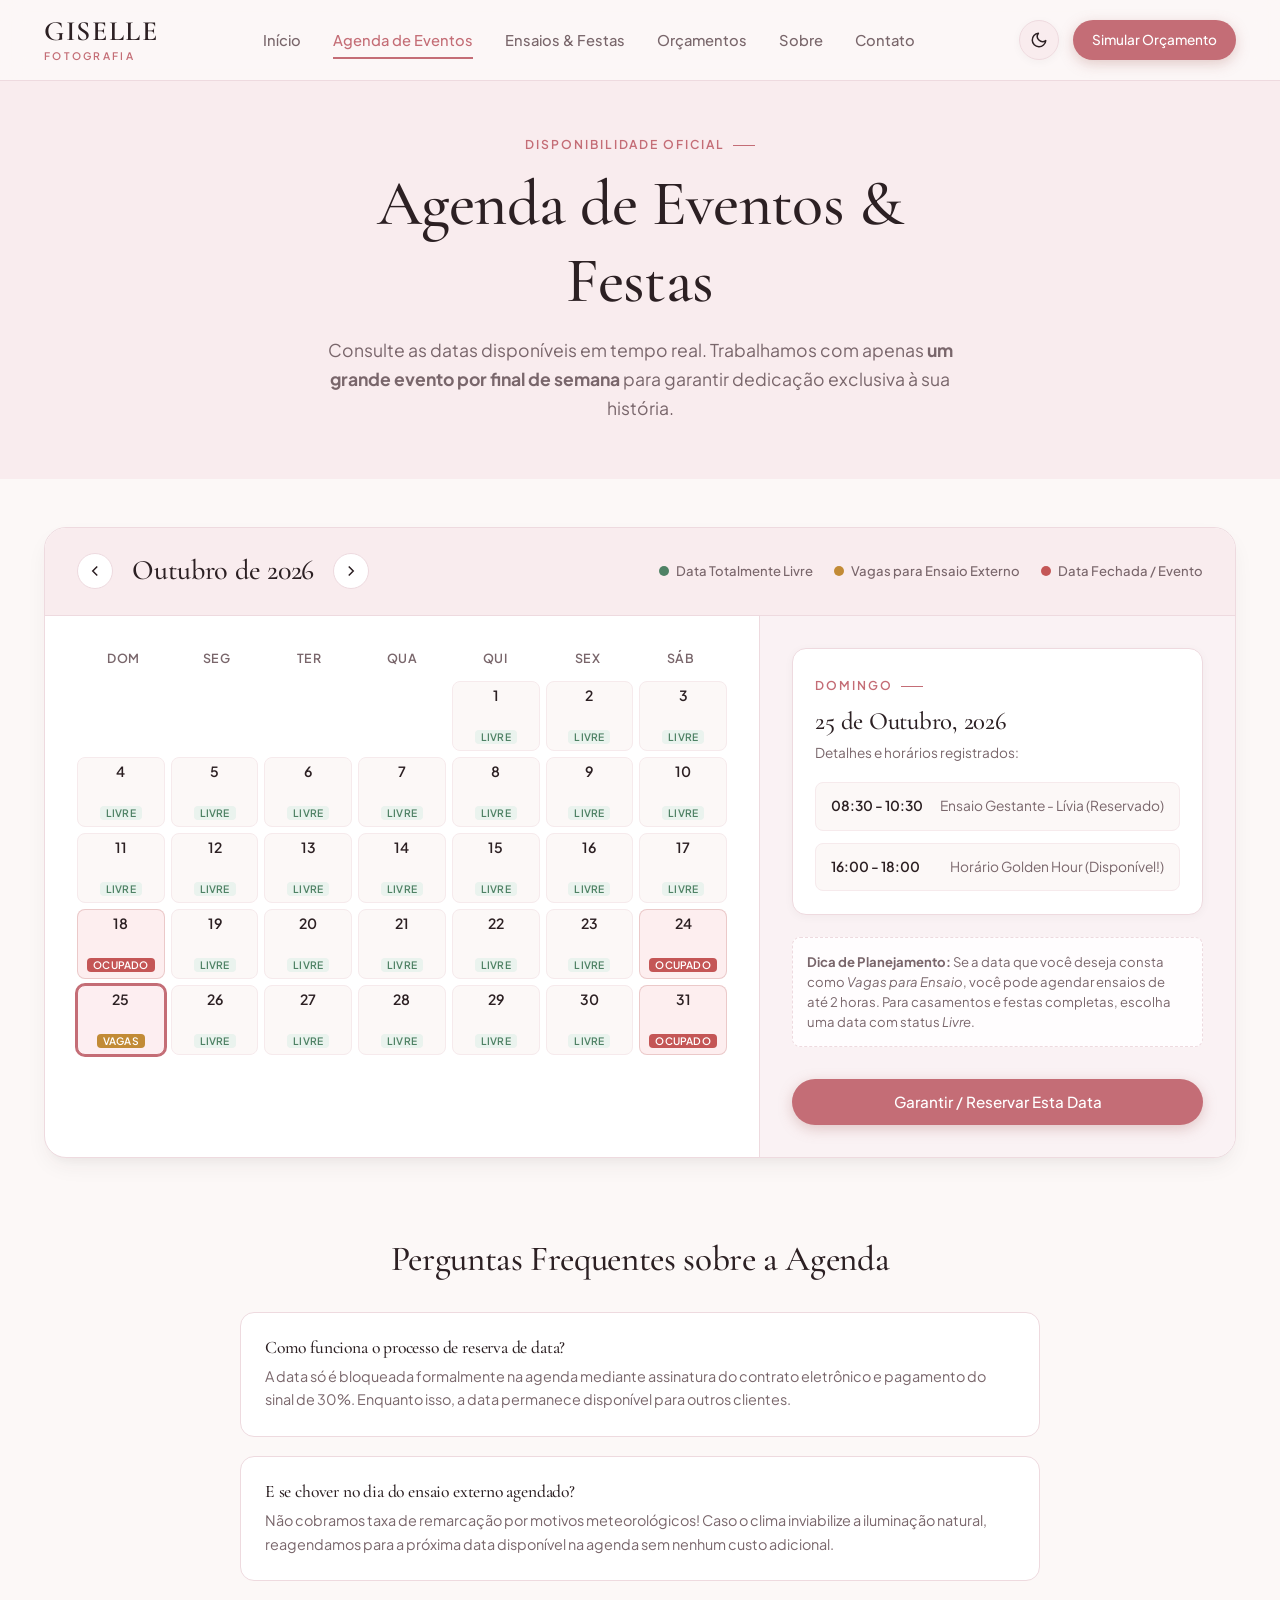
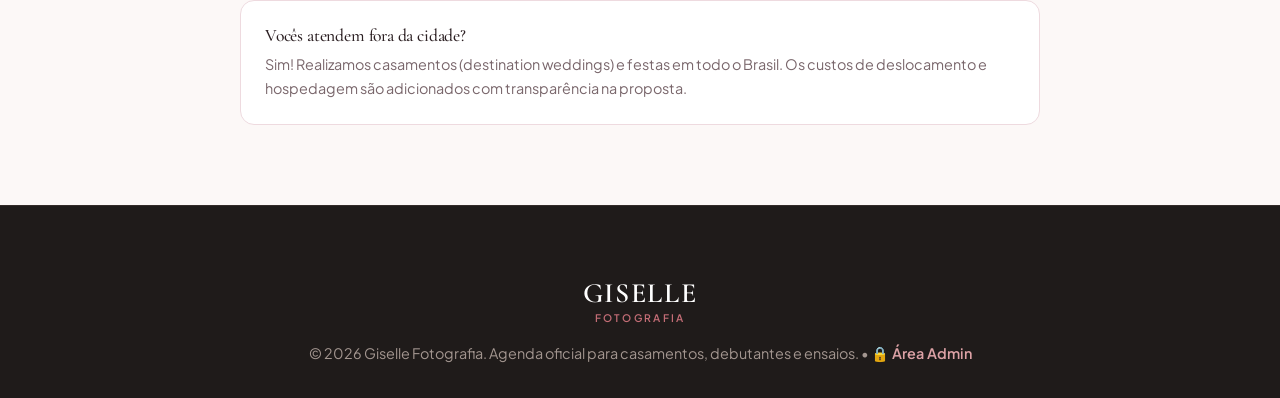
<file: agenda.html>
<!DOCTYPE html>
<html lang="pt-BR">
<head>
  <meta charset="UTF-8">
  <meta name="viewport" content="width=device-width, initial-scale=1.0">
  <meta name="description" content="Consulte a agenda de eventos, casamentos, festas de debutante e ensaios fotográficos. Reserve sua data online com Giselle Fotografia.">
  <title>Agenda de Eventos & Datas &bull; Giselle Fotografia</title>
  
  <link rel="stylesheet" href="assets/css/style.css">
  <link rel="preconnect" href="https://fonts.googleapis.com">
  <link rel="preconnect" href="https://fonts.gstatic.com" crossorigin>
  <script>try{if(localStorage.getItem('giselle_theme')==='dark'){document.documentElement.setAttribute('data-theme','dark');}}catch(e){}</script>
</head>
<body>

  <!-- ==================== HEADER ==================== -->
  <header class="header" id="header">
    <div class="container nav-container">
      <a href="index.html" class="logo">
        <span class="logo-main">GISELLE</span>
        <span class="logo-sub">Fotografia</span>
      </a>

      <nav class="nav-menu" id="navMenu">
        <a href="index.html" class="nav-link">Início</a>
        <a href="agenda.html" class="nav-link active">Agenda de Eventos</a>
        <a href="ensaios.html" class="nav-link">Ensaios & Festas</a>
        <a href="orcamentos.html" class="nav-link">Orçamentos</a>
        <a href="index.html#sobre" class="nav-link">Sobre</a>
        <a href="index.html#contato" class="nav-link">Contato</a>
      </nav>

      <div class="nav-actions">
        <button type="button" class="theme-toggle-btn" id="themeToggleBtn" aria-label="Alternar tema claro/escuro" title="Alternar Modo Escuro / Claro">
          <svg class="icon-sun" width="18" height="18" viewBox="0 0 24 24" fill="none" stroke="currentColor" stroke-width="2" stroke-linecap="round" stroke-linejoin="round"><circle cx="12" cy="12" r="5"></circle><line x1="12" y1="1" x2="12" y2="3"></line><line x1="12" y1="21" x2="12" y2="23"></line><line x1="4.22" y1="4.22" x2="5.64" y2="5.64"></line><line x1="18.36" y1="18.36" x2="19.78" y2="19.78"></line><line x1="1" y1="12" x2="3" y2="12"></line><line x1="21" y1="12" x2="23" y2="12"></line><line x1="4.22" y1="19.78" x2="5.64" y2="18.36"></line><line x1="18.36" y1="5.64" x2="19.78" y2="4.22"></line></svg>
          <svg class="icon-moon" width="18" height="18" viewBox="0 0 24 24" fill="none" stroke="currentColor" stroke-width="2" stroke-linecap="round" stroke-linejoin="round"><path d="M21 12.79A9 9 0 1 1 11.21 3 7 7 0 0 0 21 12.79z"></path></svg>
        </button>
        <a href="orcamentos.html" class="btn btn-primary btn-sm">Simular Orçamento</a>
        <button class="mobile-toggle" id="mobileMenuToggle" aria-label="Abrir Menu">
          <span></span>
          <span></span>
          <span></span>
        </button>
      </div>
    </div>
  </header>

  <!-- ==================== BANNER ==================== -->
  <section class="section section-tint" style="padding-top: 130px; padding-bottom: 3.5rem;">
    <div class="container text-center" style="text-align: center; max-width: 720px; margin: 0 auto;">
      <span class="sub-tag">Disponibilidade Oficial</span>
      <h1>Agenda de Eventos & Festas</h1>
      <p style="color: var(--color-text-muted); font-size: 1.1rem; margin-top: 1rem;">
        Consulte as datas disponíveis em tempo real. Trabalhamos com apenas <strong>um grande evento por final de semana</strong> para garantir dedicação exclusiva à sua história.
      </p>
    </div>
  </section>

  <!-- ==================== CALENDÁRIO INTERATIVO ==================== -->
  <section class="section" style="padding-top: 3rem;">
    <div class="container">
      <div class="agenda-card-wrapper">
        <div class="agenda-top-bar">
          <div class="agenda-current-month">
            <button class="month-nav-btn" id="prevMonthBtn" aria-label="Mês anterior">
              <svg width="18" height="18" viewBox="0 0 24 24" fill="none" stroke="currentColor" stroke-width="2"><polyline points="15 18 9 12 15 6"></polyline></svg>
            </button>
            <h3 id="agendaMonthTitle" class="font-serif">Outubro de 2026</h3>
            <button class="month-nav-btn" id="nextMonthBtn" aria-label="Próximo mês">
              <svg width="18" height="18" viewBox="0 0 24 24" fill="none" stroke="currentColor" stroke-width="2"><polyline points="9 18 15 12 9 6"></polyline></svg>
            </button>
          </div>

          <div class="agenda-legend">
            <div class="legend-item">
              <span class="legend-dot available"></span>
              <span>Data Totalmente Livre</span>
            </div>
            <div class="legend-item">
              <span class="legend-dot limited"></span>
              <span>Vagas para Ensaio Externo</span>
            </div>
            <div class="legend-item">
              <span class="legend-dot booked"></span>
              <span>Data Fechada / Evento</span>
            </div>
          </div>
        </div>

        <div class="agenda-layout-grid">
          <div class="agenda-calendar-pane">
            <div class="calendar-weekdays">
              <span><span class="weekday-full">Dom</span><span class="weekday-short">D</span></span>
              <span><span class="weekday-full">Seg</span><span class="weekday-short">S</span></span>
              <span><span class="weekday-full">Ter</span><span class="weekday-short">T</span></span>
              <span><span class="weekday-full">Qua</span><span class="weekday-short">Q</span></span>
              <span><span class="weekday-full">Qui</span><span class="weekday-short">Q</span></span>
              <span><span class="weekday-full">Sex</span><span class="weekday-short">S</span></span>
              <span><span class="weekday-full">Sáb</span><span class="weekday-short">S</span></span>
            </div>
            <div class="calendar-days-grid" id="calendarDaysGrid">
              <!-- Renderizado via agenda.js -->
            </div>
          </div>

          <div class="agenda-sidebar-pane">
            <div>
              <div class="selected-date-card">
                <span class="sub-tag" id="selectedDateStatus">Dia Selecionado</span>
                <h4 id="selectedDateFormatted">25 de Outubro, 2026</h4>
                <p style="font-size: 0.85rem; color: var(--color-text-muted);">
                  Detalhes e horários registrados:
                </p>

                <div class="event-slot-list" id="agendaSlotList"></div>
              </div>

              <div class="agenda-note">
                <strong>Dica de Planejamento:</strong> Se a data que você deseja consta como <em>Vagas para Ensaio</em>, você pode agendar ensaios de até 2 horas. Para casamentos e festas completas, escolha uma data com status <em>Livre</em>.
              </div>
            </div>

            <div style="margin-top: 2rem;">
              <button class="btn btn-primary" id="requestDateBtn" style="width: 100%;">
                Garantir / Reservar Esta Data
              </button>
            </div>
          </div>
        </div>
      </div>

      <!-- FAQ DA AGENDA -->
      <div style="margin-top: 5rem; max-width: 800px; margin-left: auto; margin-right: auto;">
        <h3 class="font-serif" style="text-align: center; font-size: 2.2rem; margin-bottom: 2rem;">Perguntas Frequentes sobre a Agenda</h3>
        
        <div style="display: flex; flex-direction: column; gap: 1.2rem;">
          <div style="background-color: var(--color-surface); padding: 1.5rem; border-radius: var(--radius-md); border: 1px solid var(--color-border);">
            <h4 style="font-size: 1.1rem; margin-bottom: 0.4rem; color: var(--color-text);">Como funciona o processo de reserva de data?</h4>
            <p style="font-size: 0.9rem; color: var(--color-text-muted);">
              A data só é bloqueada formalmente na agenda mediante assinatura do contrato eletrônico e pagamento do sinal de 30%. Enquanto isso, a data permanece disponível para outros clientes.
            </p>
          </div>

          <div style="background-color: var(--color-surface); padding: 1.5rem; border-radius: var(--radius-md); border: 1px solid var(--color-border);">
            <h4 style="font-size: 1.1rem; margin-bottom: 0.4rem; color: var(--color-text);">E se chover no dia do ensaio externo agendado?</h4>
            <p style="font-size: 0.9rem; color: var(--color-text-muted);">
              Não cobramos taxa de remarcação por motivos meteorológicos! Caso o clima inviabilize a iluminação natural, reagendamos para a próxima data disponível na agenda sem nenhum custo adicional.
            </p>
          </div>

          <div style="background-color: var(--color-surface); padding: 1.5rem; border-radius: var(--radius-md); border: 1px solid var(--color-border);">
            <h4 style="font-size: 1.1rem; margin-bottom: 0.4rem; color: var(--color-text);">Vocês atendem fora da cidade?</h4>
            <p style="font-size: 0.9rem; color: var(--color-text-muted);">
              Sim! Realizamos casamentos (destination weddings) e festas em todo o Brasil. Os custos de deslocamento e hospedagem são adicionados com transparência na proposta.
            </p>
          </div>
        </div>
      </div>
    </div>
  </section>

  <!-- ==================== FOOTER ==================== -->
  <footer class="footer">
    <div class="container text-center" style="text-align: center;">
      <a href="index.html" class="logo">
        <span class="logo-main" style="color: #FFFFFF;">GISELLE</span>
        <span class="logo-sub">Fotografia</span>
      </a>
      <p style="color: #A39690; font-size: 0.9rem; margin-top: 1rem;">
        &copy; 2026 Giselle Fotografia. Agenda oficial para casamentos, debutantes e ensaios. &bull; 
        <a href="admin.html" style="color: var(--color-accent); font-weight: 600;">🔒 Área Admin</a>
      </p>
    </div>
  </footer>

  <script src="assets/js/agenda.js"></script>
  <script src="assets/js/orcamento.js"></script>
  <script src="assets/js/main.js"></script>
</body>
</html>
</file>
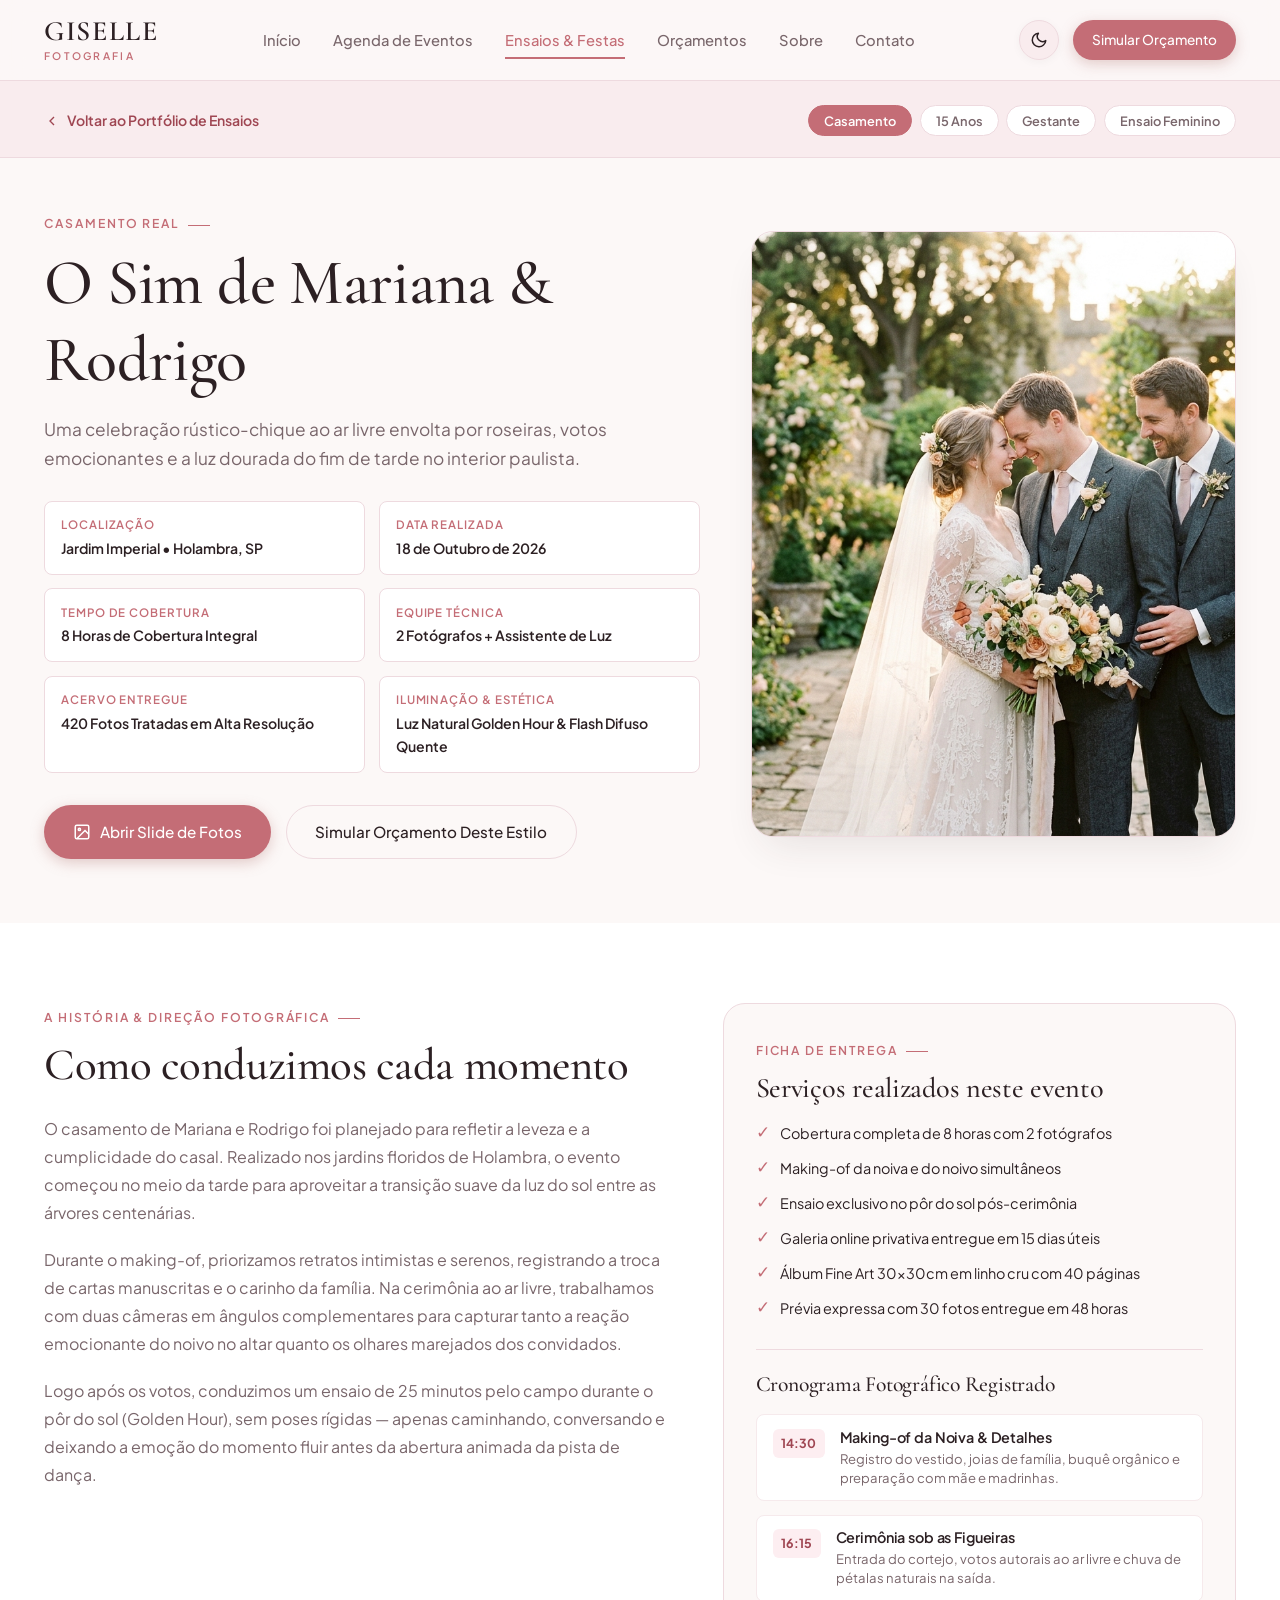
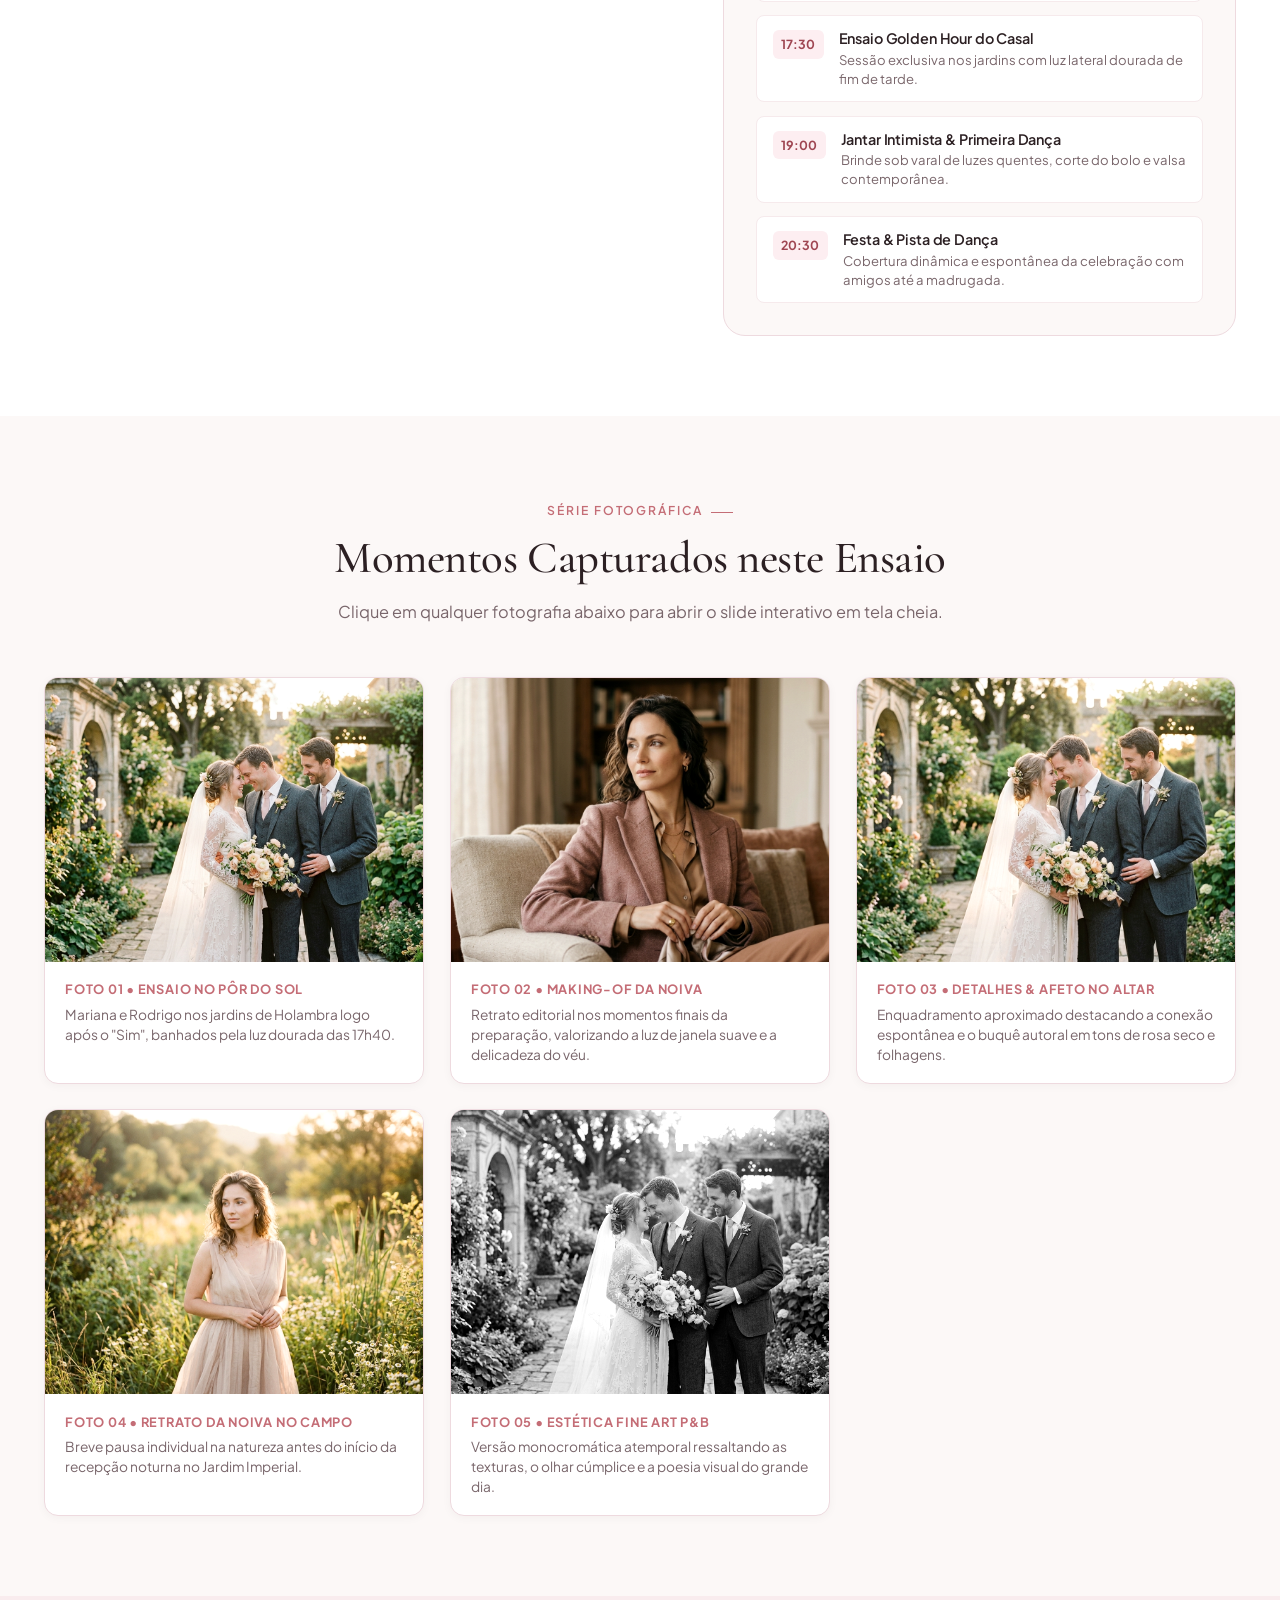
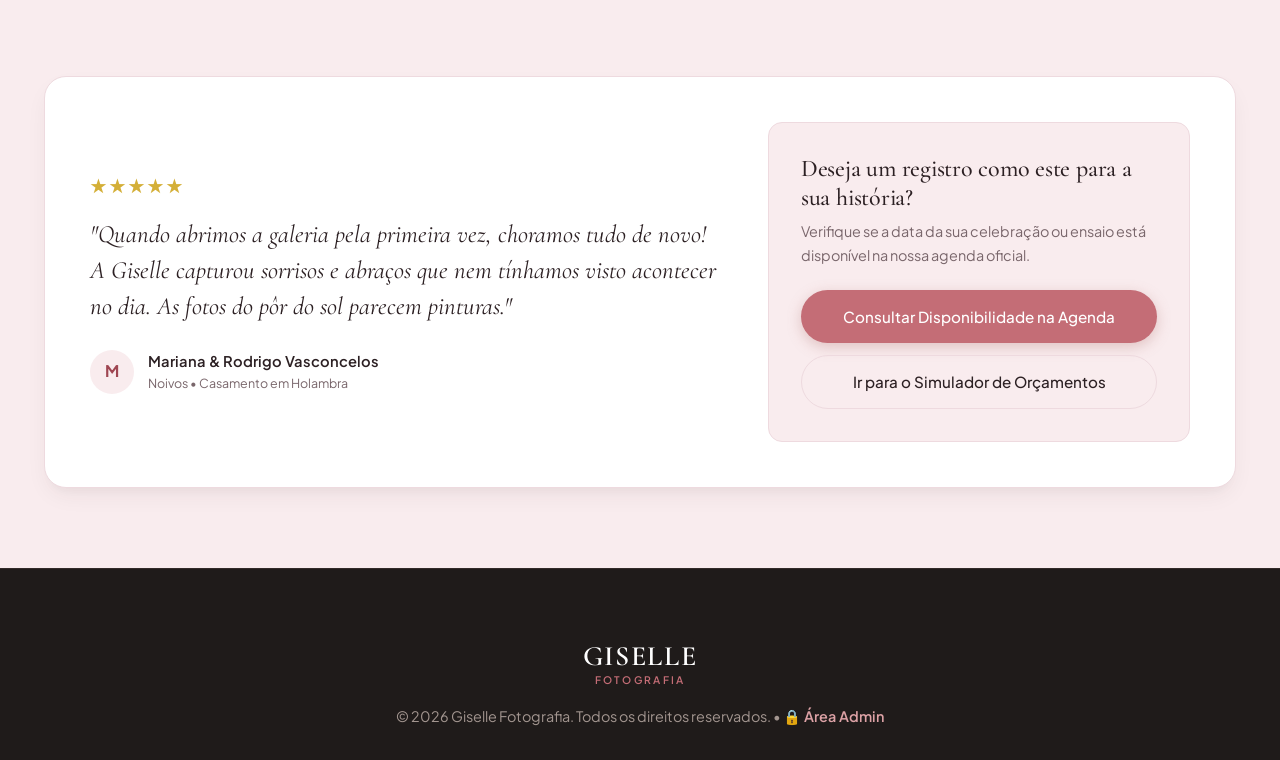
<file: detalhes-evento.html>
<!DOCTYPE html>
<html lang="pt-BR">
<head>
  <meta charset="UTF-8">
  <meta name="viewport" content="width=device-width, initial-scale=1.0">
  <meta name="description" content="Confira todos os detalhes, ficha técnica, bastidores e galeria completa deste evento fotografado por Giselle Fotografia.">
  <title>Detalhes do Evento &bull; Giselle Fotografia</title>
  
  <link rel="stylesheet" href="assets/css/style.css">
  <link rel="preconnect" href="https://fonts.googleapis.com">
  <link rel="preconnect" href="https://fonts.gstatic.com" crossorigin>
  <script>try{if(localStorage.getItem('giselle_theme')==='dark'){document.documentElement.setAttribute('data-theme','dark');}}catch(e){}</script>
</head>
<body>

  <!-- ==================== HEADER ==================== -->
  <header class="header" id="header">
    <div class="container nav-container">
      <a href="index.html" class="logo">
        <span class="logo-main">GISELLE</span>
        <span class="logo-sub">Fotografia</span>
      </a>

      <nav class="nav-menu" id="navMenu">
        <a href="index.html" class="nav-link">Início</a>
        <a href="agenda.html" class="nav-link">Agenda de Eventos</a>
        <a href="ensaios.html" class="nav-link active">Ensaios &amp; Festas</a>
        <a href="orcamentos.html" class="nav-link">Orçamentos</a>
        <a href="index.html#sobre" class="nav-link">Sobre</a>
        <a href="index.html#contato" class="nav-link">Contato</a>
      </nav>

      <div class="nav-actions">
        <button type="button" class="theme-toggle-btn" id="themeToggleBtn" aria-label="Alternar tema claro/escuro" title="Alternar Modo Escuro / Claro">
          <svg class="icon-sun" width="18" height="18" viewBox="0 0 24 24" fill="none" stroke="currentColor" stroke-width="2" stroke-linecap="round" stroke-linejoin="round"><circle cx="12" cy="12" r="5"></circle><line x1="12" y1="1" x2="12" y2="3"></line><line x1="12" y1="21" x2="12" y2="23"></line><line x1="4.22" y1="4.22" x2="5.64" y2="5.64"></line><line x1="18.36" y1="18.36" x2="19.78" y2="19.78"></line><line x1="1" y1="12" x2="3" y2="12"></line><line x1="21" y1="12" x2="23" y2="12"></line><line x1="4.22" y1="19.78" x2="5.64" y2="18.36"></line><line x1="18.36" y1="5.64" x2="19.78" y2="4.22"></line></svg>
          <svg class="icon-moon" width="18" height="18" viewBox="0 0 24 24" fill="none" stroke="currentColor" stroke-width="2" stroke-linecap="round" stroke-linejoin="round"><path d="M21 12.79A9 9 0 1 1 11.21 3 7 7 0 0 0 21 12.79z"></path></svg>
        </button>
        <a href="orcamentos.html" class="btn btn-primary btn-sm">Simular Orçamento</a>
        <button class="mobile-toggle" id="mobileMenuToggle" aria-label="Abrir Menu">
          <span></span>
          <span></span>
          <span></span>
        </button>
      </div>
    </div>
  </header>

  <!-- ==================== CONTEÚDO PRINCIPAL DE DETALHES ==================== -->
  <main id="eventDetailsPageRoot">

    <!-- Barra Superior de Navegação & Seletor de Eventos -->
    <section class="section-tint event-detail-topbar">
      <div class="container">
        <div class="event-topbar-flex">
          <a href="index.html#ensaios" class="event-back-link">
            <svg width="16" height="16" viewBox="0 0 24 24" fill="none" stroke="currentColor" stroke-width="2"><polyline points="15 18 9 12 15 6"></polyline></svg>
            Voltar ao Portfólio de Ensaios
          </a>

          <div class="event-switcher-group" aria-label="Alternar entre eventos">
            <button type="button" class="event-switcher-pill active" data-event-id="casamento">Casamento</button>
            <button type="button" class="event-switcher-pill" data-event-id="15anos">15 Anos</button>
            <button type="button" class="event-switcher-pill" data-event-id="gestante">Gestante</button>
            <button type="button" class="event-switcher-pill" data-event-id="feminino">Ensaio Feminino</button>
          </div>
        </div>
      </div>
    </section>

    <!-- Hero do Evento -->
    <section class="section event-hero-section">
      <div class="container">
        <div class="event-hero-grid">
          <div class="event-hero-text">
            <span class="sub-tag" id="detailCategoryTag">Casamento Real</span>
            <h1 id="detailTitle">O Sim de Mariana &amp; Rodrigo</h1>
            <p class="event-hero-summary" id="detailSummary">
              Uma celebração rústico-chique ao ar livre envolta por roseiras, votos emocionantes e a luz dourada do fim de tarde.
            </p>

            <div class="event-specs-grid">
              <div class="event-spec-card">
                <span class="event-spec-label">Localização</span>
                <strong id="detailLocation">Jardim Imperial &bull; Holambra, SP</strong>
              </div>
              <div class="event-spec-card">
                <span class="event-spec-label">Data Realizada</span>
                <strong id="detailDate">18 de Outubro de 2026</strong>
              </div>
              <div class="event-spec-card">
                <span class="event-spec-label">Tempo de Cobertura</span>
                <strong id="detailDuration">8 Horas de Cobertura Integral</strong>
              </div>
              <div class="event-spec-card">
                <span class="event-spec-label">Equipe Técnica</span>
                <strong id="detailTeam">2 Fotógrafos + Assistente de Luz</strong>
              </div>
              <div class="event-spec-card">
                <span class="event-spec-label">Acervo Entregue</span>
                <strong id="detailDelivery">420 Fotos Tratadas em Alta Resolução</strong>
              </div>
              <div class="event-spec-card">
                <span class="event-spec-label">Iluminação &amp; Estética</span>
                <strong id="detailLighting">Luz Natural Golden Hour</strong>
              </div>
            </div>

            <div class="event-hero-actions">
              <button type="button" class="btn btn-primary" id="detailOpenSlideBtn">
                <svg width="18" height="18" viewBox="0 0 24 24" fill="none" stroke="currentColor" stroke-width="2"><rect x="3" y="3" width="18" height="18" rx="2" ry="2"></rect><circle cx="8.5" cy="8.5" r="1.5"></circle><polyline points="21 15 16 10 5 21"></polyline></svg>
                Abrir Slide de Fotos
              </button>
              <a href="orcamentos.html?tipo=casamento" class="btn btn-outline" id="detailOrcamentoLink">
                Simular Orçamento Deste Estilo
              </a>
            </div>
          </div>

          <div class="event-hero-media">
            <div class="event-cover-frame">
              <img id="detailCoverImg" src="assets/images/casamento.jpg" alt="Imagem de Capa do Evento">
            </div>
          </div>
        </div>
      </div>
    </section>

    <!-- Narrativa do Evento & O Que Foi Incluso -->
    <section class="section section-alt">
      <div class="container">
        <div class="event-narrative-grid">
          <div>
            <span class="sub-tag">A História &amp; Direção Fotográfica</span>
            <h2 style="margin-bottom: 1.4rem;">Como conduzimos cada momento</h2>
            <div id="detailStoryContent">
              <!-- Parágrafos inseridos dinamicamente via main.js -->
            </div>
          </div>

          <div class="event-deliverables-box">
            <span class="sub-tag">Ficha de Entrega</span>
            <h3 style="margin-bottom: 1rem;">Serviços realizados neste evento</h3>
            <ul class="event-highlights-list" id="detailHighlightsList">
              <!-- Itens inseridos dinamicamente via main.js -->
            </ul>

            <div class="event-timeline-wrapper">
              <h4 class="event-timeline-heading">Cronograma Fotográfico Registrado</h4>
              <div class="event-timeline-list" id="detailTimelineList">
                <!-- Cronograma inserido via main.js -->
              </div>
            </div>
          </div>
        </div>
      </div>
    </section>

    <!-- Galeria de Fotos do Evento -->
    <section class="section">
      <div class="container">
        <div class="section-header">
          <span class="sub-tag">Série Fotográfica</span>
          <h2>Momentos Capturados neste Ensaio</h2>
          <p>Clique em qualquer fotografia abaixo para abrir o slide interativo em tela cheia.</p>
        </div>

        <div class="event-photos-grid" id="detailPhotosGrid">
          <!-- Fotos renderizadas via main.js -->
        </div>
      </div>
    </section>

    <!-- Depoimento do Cliente & CTA Final -->
    <section class="section section-tint">
      <div class="container">
        <div class="event-testimonial-banner">
          <div>
            <div class="stars" style="font-size: 1.2rem;">★★★★★</div>
            <blockquote class="event-testimonial-quote" id="detailTestimonialQuote">
              "Depoimento do cliente sobre a experiência fotográfica."
            </blockquote>
            <div class="testimonial-author" style="margin-top: 1.5rem;">
              <div class="author-avatar" id="detailTestimonialAvatar">M</div>
              <div class="author-meta">
                <h5 id="detailTestimonialAuthor">Nome do Cliente</h5>
                <p id="detailTestimonialRole">Categoria do Evento</p>
              </div>
            </div>
          </div>

          <div class="event-cta-side">
            <h3>Deseja um registro como este para a sua história?</h3>
            <p>Verifique se a data da sua celebração ou ensaio está disponível na nossa agenda oficial.</p>
            <div style="display: flex; flex-direction: column; gap: 0.75rem; margin-top: 1.4rem;">
              <a href="agenda.html" class="btn btn-primary">Consultar Disponibilidade na Agenda</a>
              <a href="orcamentos.html" class="btn btn-outline">Ir para o Simulador de Orçamentos</a>
            </div>
          </div>
        </div>
      </div>
    </section>

  </main>

  <!-- ==================== MODAL LIGHTBOX COM SLIDE DE FOTOS ==================== -->
  <div class="modal-backdrop" id="lightboxModal">
    <div class="modal-container lightbox-modal-container">
      <button class="modal-close-btn lightbox-close-btn" aria-label="Fechar Slide">&times;</button>

      <div class="lightbox-header">
        <div>
          <span class="lightbox-category-badge" id="lightboxCategory">Casamento Real</span>
          <h3 class="lightbox-title" id="lightboxTitle">O Sim de Mariana &amp; Rodrigo</h3>
        </div>
        <span class="lightbox-counter-pill" id="lightboxCounter">Foto 1 de 5</span>
      </div>

      <div class="lightbox-slider-stage">
        <button type="button" class="lightbox-nav-btn prev" id="lightboxPrev" aria-label="Foto Anterior">
          <svg width="22" height="22" viewBox="0 0 24 24" fill="none" stroke="currentColor" stroke-width="2.2"><polyline points="15 18 9 12 15 6"></polyline></svg>
        </button>

        <div class="lightbox-img-frame">
          <img id="lightboxImg" src="assets/images/casamento.jpg" alt="Foto do Ensaio">
        </div>

        <button type="button" class="lightbox-nav-btn next" id="lightboxNext" aria-label="Próxima Foto">
          <svg width="22" height="22" viewBox="0 0 24 24" fill="none" stroke="currentColor" stroke-width="2.2"><polyline points="9 18 15 12 9 6"></polyline></svg>
        </button>
      </div>

      <div class="lightbox-caption-box">
        <span class="lightbox-moment-tag" id="lightboxMoment">Foto 01 &bull; Momento</span>
        <p id="lightboxCaption">Legenda da fotografia selecionada no slide.</p>
      </div>

      <div class="lightbox-footer-bar">
        <div class="lightbox-dots" id="lightboxDots"></div>
      </div>
    </div>
  </div>

  <!-- ==================== FOOTER ==================== -->
  <footer class="footer">
    <div class="container text-center" style="text-align: center;">
      <a href="index.html" class="logo">
        <span class="logo-main" style="color: #FFFFFF;">GISELLE</span>
        <span class="logo-sub">Fotografia</span>
      </a>
      <p style="color: #A39690; font-size: 0.9rem; margin-top: 1rem;">
        &copy; 2026 Giselle Fotografia. Todos os direitos reservados. &bull; 
        <a href="admin.html" style="color: var(--color-accent); font-weight: 600;">🔒 Área Admin</a>
      </p>
    </div>
  </footer>

  <script src="assets/js/main.js"></script>
</body>
</html>
</file>
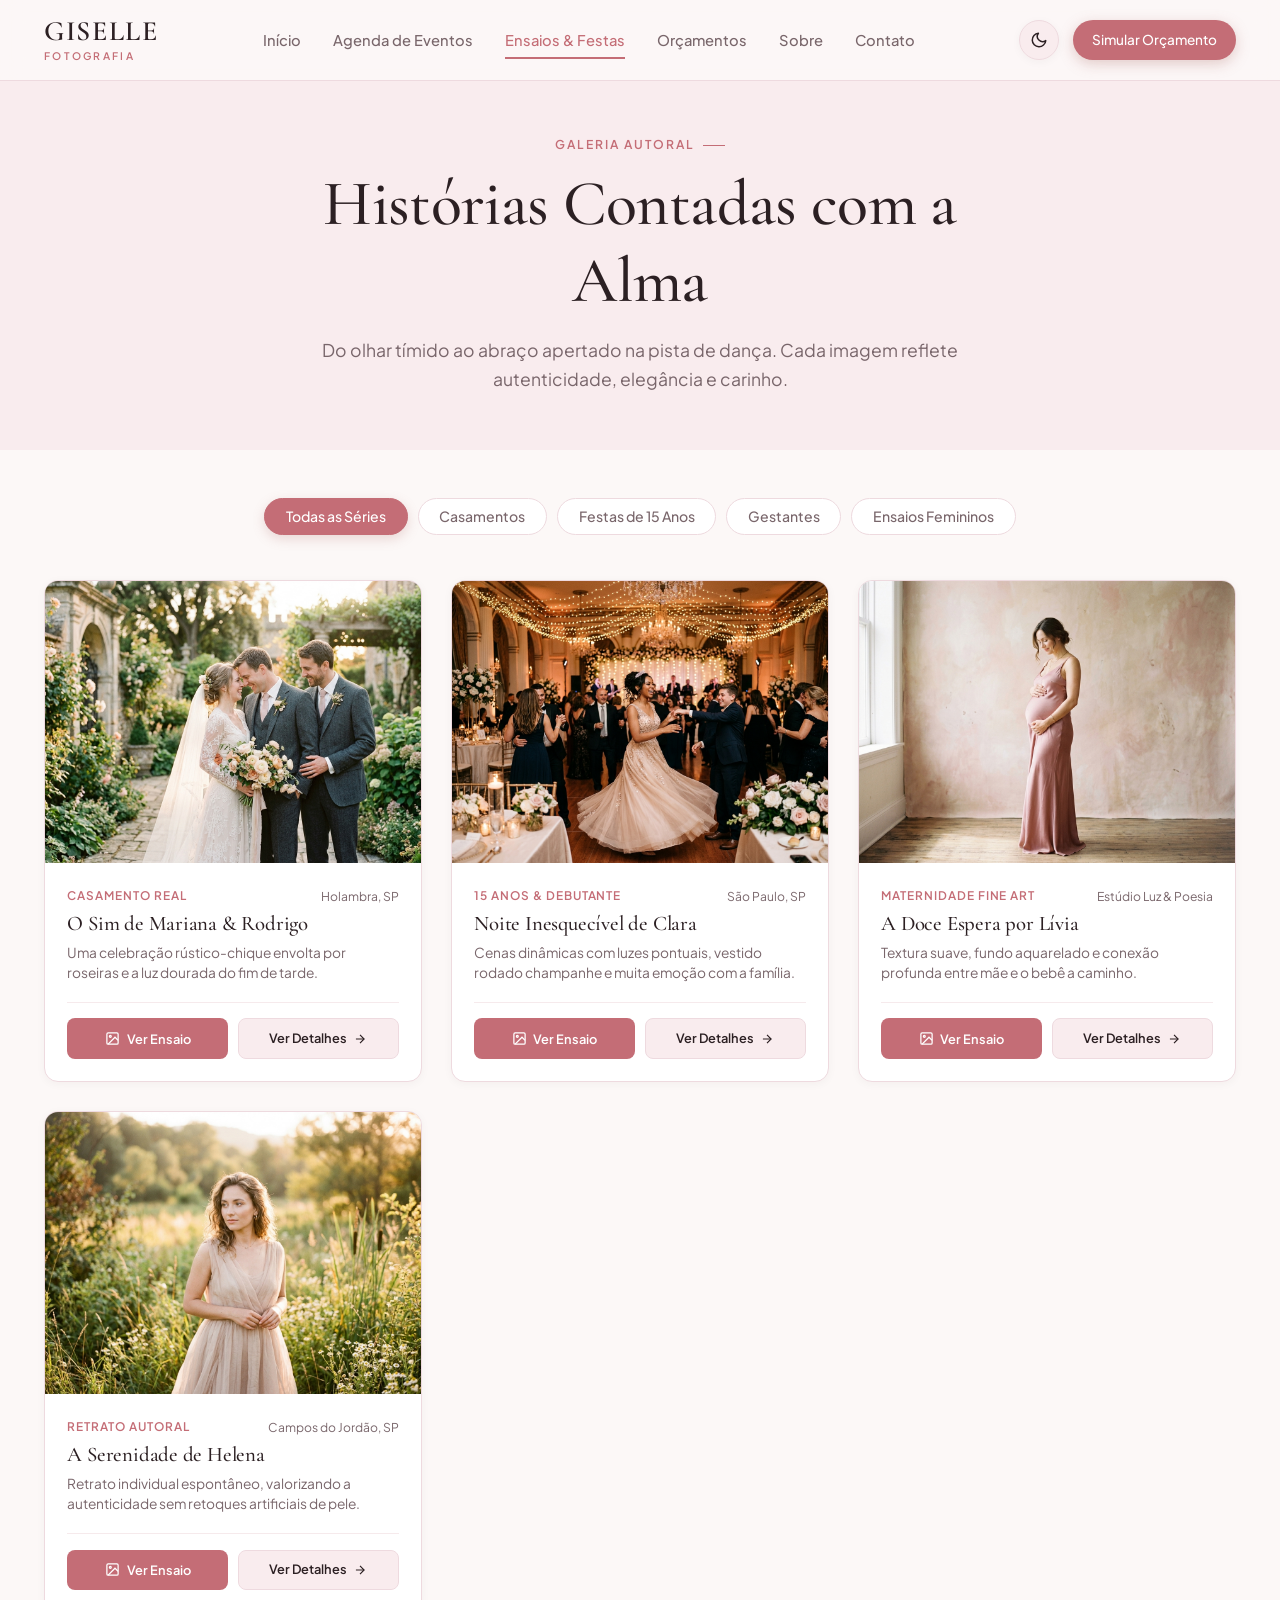
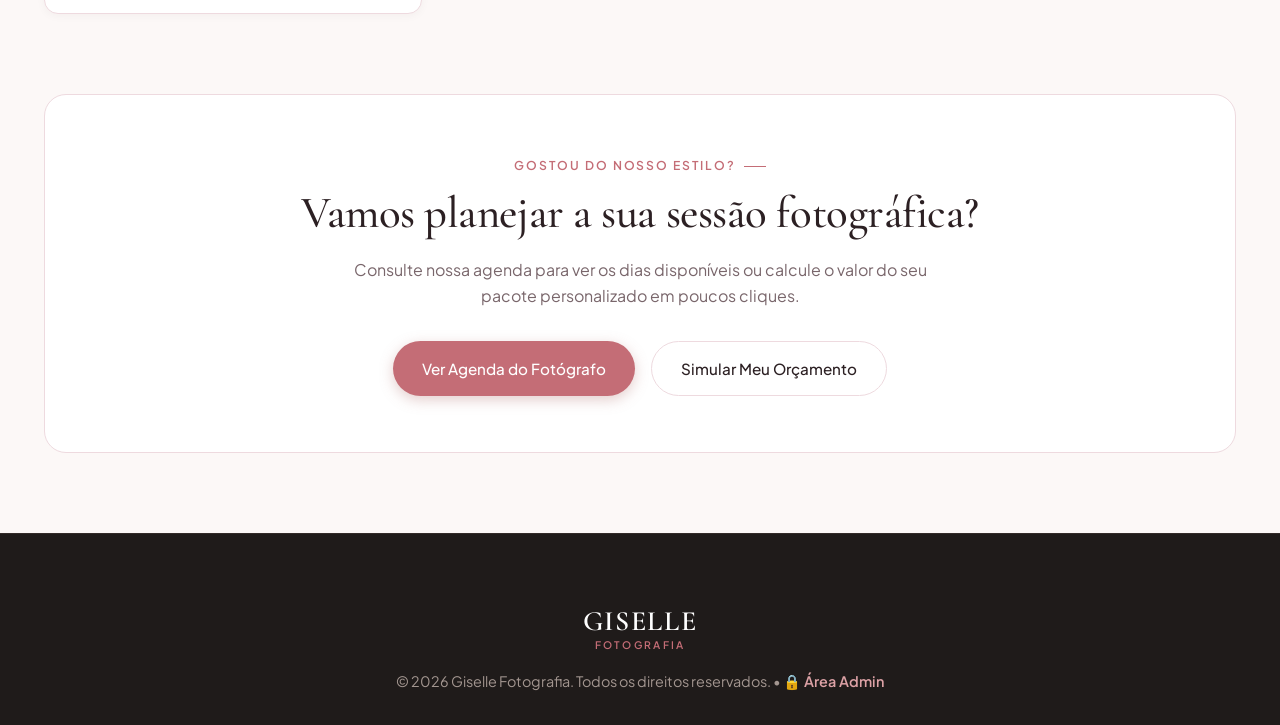
<file: ensaios.html>
<!DOCTYPE html>
<html lang="pt-BR">
<head>
  <meta charset="UTF-8">
  <meta name="viewport" content="width=device-width, initial-scale=1.0">
  <meta name="description" content="Conheça nosso portfólio completo de ensaios femininos, gestantes, festas de 15 anos e casamentos. Imagens com luz natural e poesia visual.">
  <title>Galeria de Ensaios & Festas &bull; Giselle Fotografia</title>
  
  <link rel="stylesheet" href="assets/css/style.css">
  <link rel="preconnect" href="https://fonts.googleapis.com">
  <link rel="preconnect" href="https://fonts.gstatic.com" crossorigin>
  <script>try{if(localStorage.getItem('giselle_theme')==='dark'){document.documentElement.setAttribute('data-theme','dark');}}catch(e){}</script>
</head>
<body>

  <!-- ==================== HEADER ==================== -->
  <header class="header" id="header">
    <div class="container nav-container">
      <a href="index.html" class="logo">
        <span class="logo-main">GISELLE</span>
        <span class="logo-sub">Fotografia</span>
      </a>

      <nav class="nav-menu" id="navMenu">
        <a href="index.html" class="nav-link">Início</a>
        <a href="agenda.html" class="nav-link">Agenda de Eventos</a>
        <a href="ensaios.html" class="nav-link active">Ensaios & Festas</a>
        <a href="orcamentos.html" class="nav-link">Orçamentos</a>
        <a href="index.html#sobre" class="nav-link">Sobre</a>
        <a href="index.html#contato" class="nav-link">Contato</a>
      </nav>

      <div class="nav-actions">
        <button type="button" class="theme-toggle-btn" id="themeToggleBtn" aria-label="Alternar tema claro/escuro" title="Alternar Modo Escuro / Claro">
          <svg class="icon-sun" width="18" height="18" viewBox="0 0 24 24" fill="none" stroke="currentColor" stroke-width="2" stroke-linecap="round" stroke-linejoin="round"><circle cx="12" cy="12" r="5"></circle><line x1="12" y1="1" x2="12" y2="3"></line><line x1="12" y1="21" x2="12" y2="23"></line><line x1="4.22" y1="4.22" x2="5.64" y2="5.64"></line><line x1="18.36" y1="18.36" x2="19.78" y2="19.78"></line><line x1="1" y1="12" x2="3" y2="12"></line><line x1="21" y1="12" x2="23" y2="12"></line><line x1="4.22" y1="19.78" x2="5.64" y2="18.36"></line><line x1="18.36" y1="5.64" x2="19.78" y2="4.22"></line></svg>
          <svg class="icon-moon" width="18" height="18" viewBox="0 0 24 24" fill="none" stroke="currentColor" stroke-width="2" stroke-linecap="round" stroke-linejoin="round"><path d="M21 12.79A9 9 0 1 1 11.21 3 7 7 0 0 0 21 12.79z"></path></svg>
        </button>
        <a href="orcamentos.html" class="btn btn-primary btn-sm">Simular Orçamento</a>
        <button class="mobile-toggle" id="mobileMenuToggle" aria-label="Abrir Menu">
          <span></span>
          <span></span>
          <span></span>
        </button>
      </div>
    </div>
  </header>

  <!-- ==================== BANNER ==================== -->
  <section class="section section-tint" style="padding-top: 130px; padding-bottom: 3.5rem;">
    <div class="container" style="text-align: center; max-width: 720px; margin: 0 auto;">
      <span class="sub-tag">Galeria Autoral</span>
      <h1>Histórias Contadas com a Alma</h1>
      <p style="color: var(--color-text-muted); font-size: 1.1rem; margin-top: 1rem;">
        Do olhar tímido ao abraço apertado na pista de dança. Cada imagem reflete autenticidade, elegância e carinho.
      </p>
    </div>
  </section>

  <!-- ==================== GALERIA DE ENSAIOS ==================== -->
  <section class="section" style="padding-top: 3rem;">
    <div class="container">
      <!-- Filtros -->
      <div class="portfolio-filters">
        <button class="filter-btn active" data-filter="all">Todas as Séries</button>
        <button class="filter-btn" data-filter="casamento">Casamentos</button>
        <button class="filter-btn" data-filter="15anos">Festas de 15 Anos</button>
        <button class="filter-btn" data-filter="gestante">Gestantes</button>
        <button class="filter-btn" data-filter="feminino">Ensaios Femininos</button>
      </div>

      <div class="gallery-grid">
        <!-- Casamento -->
        <article class="gallery-card" data-category="casamento" data-id="casamento">
          <div class="gallery-img-container">
            <img src="assets/images/casamento.jpg" alt="Casamento ao ar livre">
            <div class="gallery-overlay">
              <button type="button" class="gallery-overlay-btn btn-ver-ensaio" data-id="casamento" data-action="slide" aria-label="Ver ensaio de casamento">
                <svg width="16" height="16" viewBox="0 0 24 24" fill="none" stroke="currentColor" stroke-width="2"><rect x="3" y="3" width="18" height="18" rx="2" ry="2"></rect><circle cx="8.5" cy="8.5" r="1.5"></circle><polyline points="21 15 16 10 5 21"></polyline></svg>
                Ver Ensaio
              </button>
              <a href="detalhes-evento.html?id=casamento" class="gallery-overlay-btn gallery-overlay-btn-secondary" aria-label="Ver detalhes do casamento">
                <svg width="16" height="16" viewBox="0 0 24 24" fill="none" stroke="currentColor" stroke-width="2"><path d="M14 2H6a2 2 0 0 0-2 2v16a2 2 0 0 0 2 2h12a2 2 0 0 0 2-2V8z"></path><polyline points="14 2 14 8 20 8"></polyline><line x1="16" y1="13" x2="8" y2="13"></line><line x1="16" y1="17" x2="8" y2="17"></line></svg>
                Ver Detalhes
              </a>
            </div>
          </div>
          <div class="gallery-info">
            <div class="gallery-meta">
              <span class="gallery-cat">Casamento Real</span>
              <span class="gallery-date">Holambra, SP</span>
            </div>
            <h3 class="gallery-title">O Sim de Mariana &amp; Rodrigo</h3>
            <p class="gallery-desc">Uma celebração rústico-chique envolta por roseiras e a luz dourada do fim de tarde.</p>
            <div class="gallery-card-actions">
              <button type="button" class="btn-card-action btn-ver-ensaio" data-id="casamento">
                <svg width="15" height="15" viewBox="0 0 24 24" fill="none" stroke="currentColor" stroke-width="2"><rect x="3" y="3" width="18" height="18" rx="2" ry="2"></rect><circle cx="8.5" cy="8.5" r="1.5"></circle><polyline points="21 15 16 10 5 21"></polyline></svg>
                Ver Ensaio
              </button>
              <a href="detalhes-evento.html?id=casamento" class="btn-card-action btn-ver-detalhes">
                Ver Detalhes
                <svg width="14" height="14" viewBox="0 0 24 24" fill="none" stroke="currentColor" stroke-width="2"><line x1="5" y1="12" x2="19" y2="12"></line><polyline points="12 5 19 12 12 19"></polyline></svg>
              </a>
            </div>
          </div>
        </article>

        <!-- 15 Anos -->
        <article class="gallery-card" data-category="15anos" data-id="15anos">
          <div class="gallery-img-container">
            <img src="assets/images/15anos.jpg" alt="Debutante dançando no salão">
            <div class="gallery-overlay">
              <button type="button" class="gallery-overlay-btn btn-ver-ensaio" data-id="15anos" data-action="slide" aria-label="Ver ensaio de 15 anos">
                <svg width="16" height="16" viewBox="0 0 24 24" fill="none" stroke="currentColor" stroke-width="2"><rect x="3" y="3" width="18" height="18" rx="2" ry="2"></rect><circle cx="8.5" cy="8.5" r="1.5"></circle><polyline points="21 15 16 10 5 21"></polyline></svg>
                Ver Ensaio
              </button>
              <a href="detalhes-evento.html?id=15anos" class="gallery-overlay-btn gallery-overlay-btn-secondary" aria-label="Ver detalhes da festa de 15 anos">
                <svg width="16" height="16" viewBox="0 0 24 24" fill="none" stroke="currentColor" stroke-width="2"><path d="M14 2H6a2 2 0 0 0-2 2v16a2 2 0 0 0 2 2h12a2 2 0 0 0 2-2V8z"></path><polyline points="14 2 14 8 20 8"></polyline><line x1="16" y1="13" x2="8" y2="13"></line><line x1="16" y1="17" x2="8" y2="17"></line></svg>
                Ver Detalhes
              </a>
            </div>
          </div>
          <div class="gallery-info">
            <div class="gallery-meta">
              <span class="gallery-cat">15 Anos &amp; Debutante</span>
              <span class="gallery-date">São Paulo, SP</span>
            </div>
            <h3 class="gallery-title">Noite Inesquecível de Clara</h3>
            <p class="gallery-desc">Cenas dinâmicas com luzes pontuais, vestido rodado champanhe e muita emoção com a família.</p>
            <div class="gallery-card-actions">
              <button type="button" class="btn-card-action btn-ver-ensaio" data-id="15anos">
                <svg width="15" height="15" viewBox="0 0 24 24" fill="none" stroke="currentColor" stroke-width="2"><rect x="3" y="3" width="18" height="18" rx="2" ry="2"></rect><circle cx="8.5" cy="8.5" r="1.5"></circle><polyline points="21 15 16 10 5 21"></polyline></svg>
                Ver Ensaio
              </button>
              <a href="detalhes-evento.html?id=15anos" class="btn-card-action btn-ver-detalhes">
                Ver Detalhes
                <svg width="14" height="14" viewBox="0 0 24 24" fill="none" stroke="currentColor" stroke-width="2"><line x1="5" y1="12" x2="19" y2="12"></line><polyline points="12 5 19 12 12 19"></polyline></svg>
              </a>
            </div>
          </div>
        </article>

        <!-- Gestante -->
        <article class="gallery-card" data-category="gestante" data-id="gestante">
          <div class="gallery-img-container">
            <img src="assets/images/gestante.jpg" alt="Gestante em vestido rose">
            <div class="gallery-overlay">
              <button type="button" class="gallery-overlay-btn btn-ver-ensaio" data-id="gestante" data-action="slide" aria-label="Ver ensaio gestante">
                <svg width="16" height="16" viewBox="0 0 24 24" fill="none" stroke="currentColor" stroke-width="2"><rect x="3" y="3" width="18" height="18" rx="2" ry="2"></rect><circle cx="8.5" cy="8.5" r="1.5"></circle><polyline points="21 15 16 10 5 21"></polyline></svg>
                Ver Ensaio
              </button>
              <a href="detalhes-evento.html?id=gestante" class="gallery-overlay-btn gallery-overlay-btn-secondary" aria-label="Ver detalhes do ensaio gestante">
                <svg width="16" height="16" viewBox="0 0 24 24" fill="none" stroke="currentColor" stroke-width="2"><path d="M14 2H6a2 2 0 0 0-2 2v16a2 2 0 0 0 2 2h12a2 2 0 0 0 2-2V8z"></path><polyline points="14 2 14 8 20 8"></polyline><line x1="16" y1="13" x2="8" y2="13"></line><line x1="16" y1="17" x2="8" y2="17"></line></svg>
                Ver Detalhes
              </a>
            </div>
          </div>
          <div class="gallery-info">
            <div class="gallery-meta">
              <span class="gallery-cat">Maternidade Fine Art</span>
              <span class="gallery-date">Estúdio Luz &amp; Poesia</span>
            </div>
            <h3 class="gallery-title">A Doce Espera por Lívia</h3>
            <p class="gallery-desc">Textura suave, fundo aquarelado e conexão profunda entre mãe e o bebê a caminho.</p>
            <div class="gallery-card-actions">
              <button type="button" class="btn-card-action btn-ver-ensaio" data-id="gestante">
                <svg width="15" height="15" viewBox="0 0 24 24" fill="none" stroke="currentColor" stroke-width="2"><rect x="3" y="3" width="18" height="18" rx="2" ry="2"></rect><circle cx="8.5" cy="8.5" r="1.5"></circle><polyline points="21 15 16 10 5 21"></polyline></svg>
                Ver Ensaio
              </button>
              <a href="detalhes-evento.html?id=gestante" class="btn-card-action btn-ver-detalhes">
                Ver Detalhes
                <svg width="14" height="14" viewBox="0 0 24 24" fill="none" stroke="currentColor" stroke-width="2"><line x1="5" y1="12" x2="19" y2="12"></line><polyline points="12 5 19 12 12 19"></polyline></svg>
              </a>
            </div>
          </div>
        </article>

        <!-- Feminino -->
        <article class="gallery-card" data-category="feminino" data-id="feminino">
          <div class="gallery-img-container">
            <img src="assets/images/feminino.jpg" alt="Ensaio feminino na natureza">
            <div class="gallery-overlay">
              <button type="button" class="gallery-overlay-btn btn-ver-ensaio" data-id="feminino" data-action="slide" aria-label="Ver ensaio feminino">
                <svg width="16" height="16" viewBox="0 0 24 24" fill="none" stroke="currentColor" stroke-width="2"><rect x="3" y="3" width="18" height="18" rx="2" ry="2"></rect><circle cx="8.5" cy="8.5" r="1.5"></circle><polyline points="21 15 16 10 5 21"></polyline></svg>
                Ver Ensaio
              </button>
              <a href="detalhes-evento.html?id=feminino" class="gallery-overlay-btn gallery-overlay-btn-secondary" aria-label="Ver detalhes do ensaio feminino">
                <svg width="16" height="16" viewBox="0 0 24 24" fill="none" stroke="currentColor" stroke-width="2"><path d="M14 2H6a2 2 0 0 0-2 2v16a2 2 0 0 0 2 2h12a2 2 0 0 0 2-2V8z"></path><polyline points="14 2 14 8 20 8"></polyline><line x1="16" y1="13" x2="8" y2="13"></line><line x1="16" y1="17" x2="8" y2="17"></line></svg>
                Ver Detalhes
              </a>
            </div>
          </div>
          <div class="gallery-info">
            <div class="gallery-meta">
              <span class="gallery-cat">Retrato Autoral</span>
              <span class="gallery-date">Campos do Jordão, SP</span>
            </div>
            <h3 class="gallery-title">A Serenidade de Helena</h3>
            <p class="gallery-desc">Retrato individual espontâneo, valorizando a autenticidade sem retoques artificiais de pele.</p>
            <div class="gallery-card-actions">
              <button type="button" class="btn-card-action btn-ver-ensaio" data-id="feminino">
                <svg width="15" height="15" viewBox="0 0 24 24" fill="none" stroke="currentColor" stroke-width="2"><rect x="3" y="3" width="18" height="18" rx="2" ry="2"></rect><circle cx="8.5" cy="8.5" r="1.5"></circle><polyline points="21 15 16 10 5 21"></polyline></svg>
                Ver Ensaio
              </button>
              <a href="detalhes-evento.html?id=feminino" class="btn-card-action btn-ver-detalhes">
                Ver Detalhes
                <svg width="14" height="14" viewBox="0 0 24 24" fill="none" stroke="currentColor" stroke-width="2"><line x1="5" y1="12" x2="19" y2="12"></line><polyline points="12 5 19 12 12 19"></polyline></svg>
              </a>
            </div>
          </div>
        </article>
      </div>

      <!-- CTA PARA ORÇAMENTO OU AGENDA -->
      <div style="margin-top: 5rem; background-color: var(--color-surface); padding: 3.5rem; border-radius: var(--radius-lg); border: 1px solid var(--color-border); text-align: center;">
        <span class="sub-tag">Gostou do nosso estilo?</span>
        <h2 style="margin-bottom: 1rem;">Vamos planejar a sua sessão fotográfica?</h2>
        <p style="color: var(--color-text-muted); max-width: 600px; margin: 0 auto 2rem auto;">
          Consulte nossa agenda para ver os dias disponíveis ou calcule o valor do seu pacote personalizado em poucos cliques.
        </p>
        <div style="display: flex; gap: 1rem; justify-content: center; flex-wrap: wrap;">
          <a href="agenda.html" class="btn btn-primary">Ver Agenda do Fotógrafo</a>
          <a href="orcamentos.html" class="btn btn-outline">Simular Meu Orçamento</a>
        </div>
      </div>
    </div>
  </section>

  <!-- MODAL LIGHTBOX COM SLIDE DE FOTOS -->
  <div class="modal-backdrop" id="lightboxModal">
    <div class="modal-container lightbox-modal-container">
      <button class="modal-close-btn lightbox-close-btn" aria-label="Fechar Slide">&times;</button>

      <div class="lightbox-header">
        <div>
          <span class="lightbox-category-badge" id="lightboxCategory">Casamento Real</span>
          <h3 class="lightbox-title" id="lightboxTitle">O Sim de Mariana &amp; Rodrigo</h3>
        </div>
        <span class="lightbox-counter-pill" id="lightboxCounter">Foto 1 de 5</span>
      </div>

      <div class="lightbox-slider-stage">
        <button type="button" class="lightbox-nav-btn prev" id="lightboxPrev" aria-label="Foto Anterior">
          <svg width="22" height="22" viewBox="0 0 24 24" fill="none" stroke="currentColor" stroke-width="2.2"><polyline points="15 18 9 12 15 6"></polyline></svg>
        </button>

        <div class="lightbox-img-frame">
          <img id="lightboxImg" src="assets/images/casamento.jpg" alt="Foto do Ensaio">
        </div>

        <button type="button" class="lightbox-nav-btn next" id="lightboxNext" aria-label="Próxima Foto">
          <svg width="22" height="22" viewBox="0 0 24 24" fill="none" stroke="currentColor" stroke-width="2.2"><polyline points="9 18 15 12 9 6"></polyline></svg>
        </button>
      </div>

      <div class="lightbox-caption-box">
        <span class="lightbox-moment-tag" id="lightboxMoment">Foto 01 &bull; Momento</span>
        <p id="lightboxCaption">Legenda da fotografia selecionada no slide.</p>
      </div>

      <div class="lightbox-footer-bar">
        <div class="lightbox-dots" id="lightboxDots"></div>
        <a href="detalhes-evento.html?id=casamento" id="lightboxDetailsLink" class="btn btn-primary btn-sm">
          Ver Todos os Detalhes do Evento &rarr;
        </a>
      </div>
    </div>
  </div>

  <!-- FOOTER -->
  <footer class="footer">
    <div class="container text-center" style="text-align: center;">
      <a href="index.html" class="logo">
        <span class="logo-main" style="color: #FFFFFF;">GISELLE</span>
        <span class="logo-sub">Fotografia</span>
      </a>
      <p style="color: #A39690; font-size: 0.9rem; margin-top: 1rem;">
        &copy; 2026 Giselle Fotografia. Todos os direitos reservados. &bull; 
        <a href="admin.html" style="color: var(--color-accent); font-weight: 600;">🔒 Área Admin</a>
      </p>
    </div>
  </footer>

  <script src="assets/js/main.js"></script>
</body>
</html>
</file>
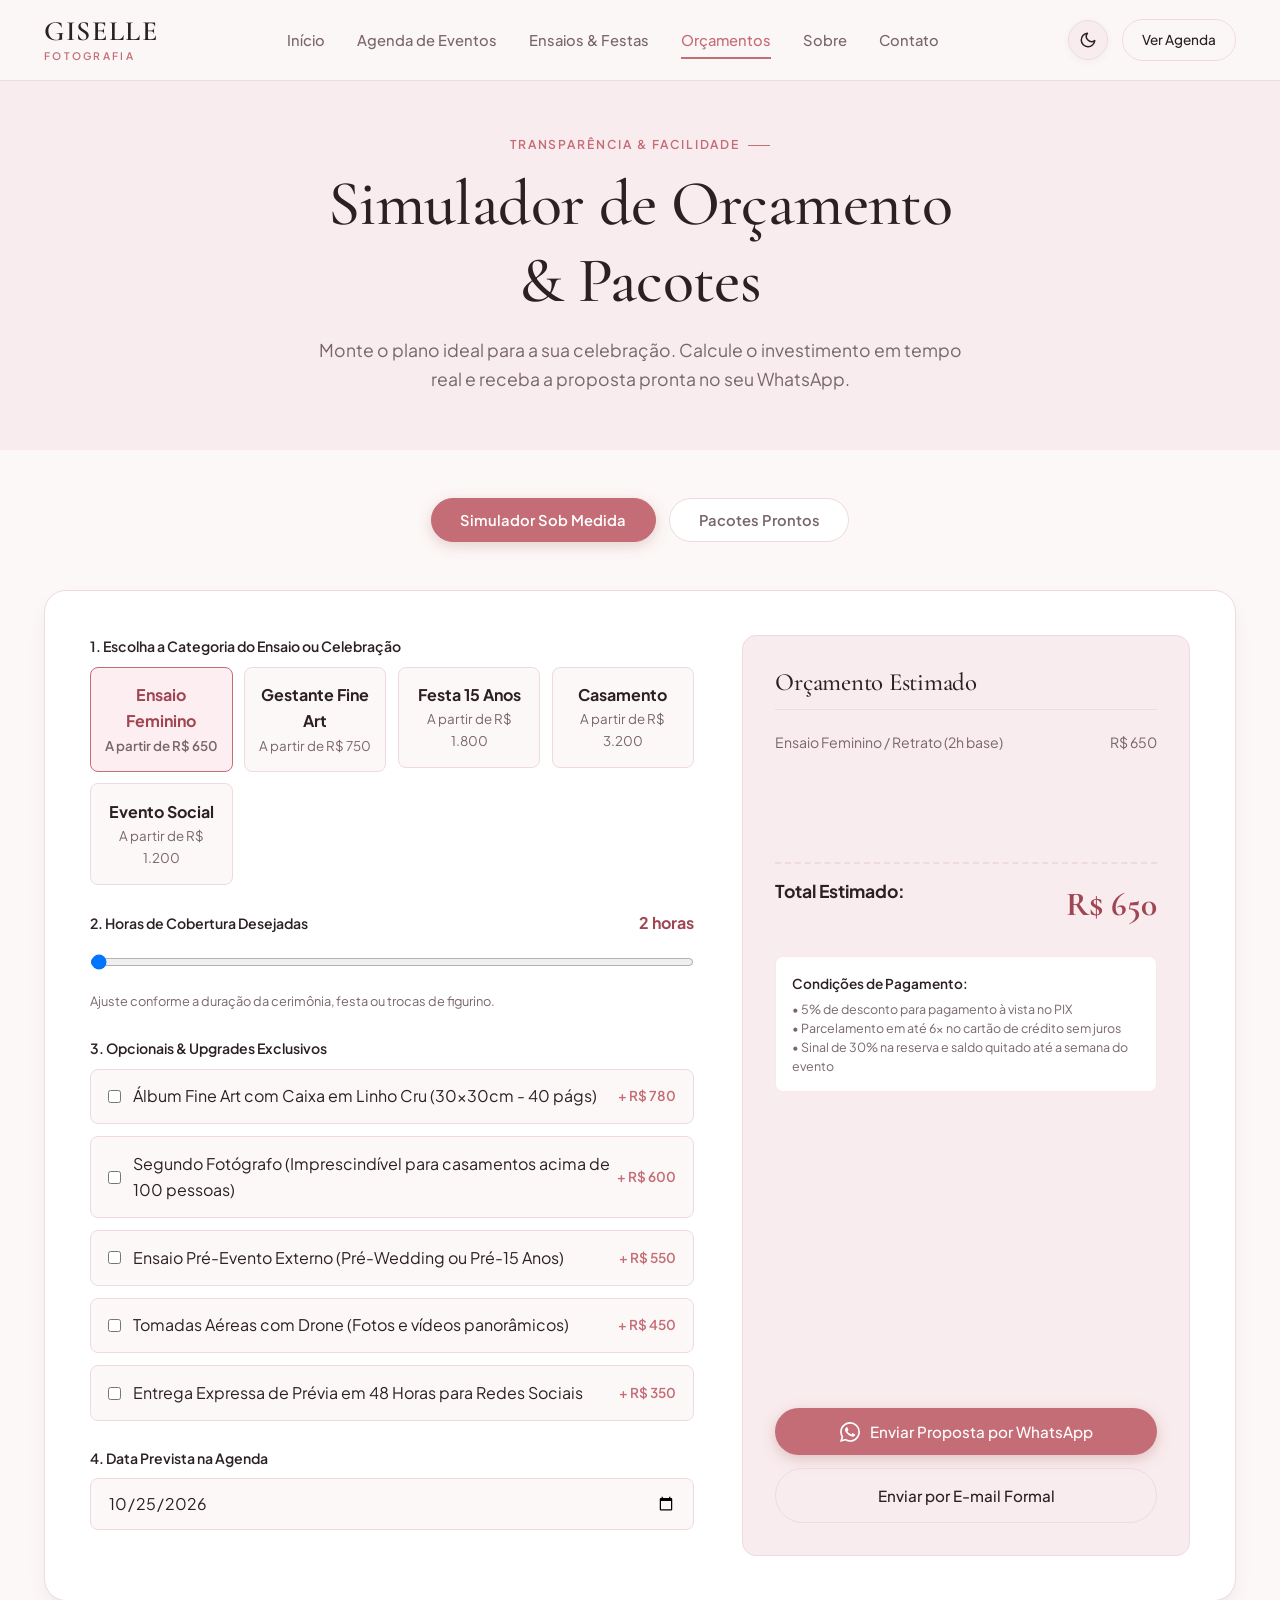
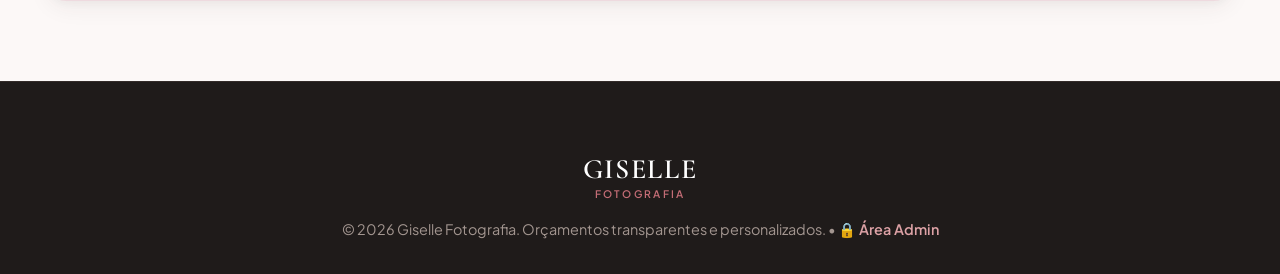
<file: orcamentos.html>
<!DOCTYPE html>
<html lang="pt-BR">
<head>
  <meta charset="UTF-8">
  <meta name="viewport" content="width=device-width, initial-scale=1.0">
  <meta name="description" content="Simulador de orçamento de fotografia para festas, casamentos, 15 anos e ensaios. Veja pacotes, preços transparentes e envie sua proposta online.">
  <title>Simulador de Orçamento & Pacotes &bull; Giselle Fotografia</title>
  
  <link rel="stylesheet" href="assets/css/style.css">
  <link rel="preconnect" href="https://fonts.googleapis.com">
  <link rel="preconnect" href="https://fonts.gstatic.com" crossorigin>
  <script>try{if(localStorage.getItem('giselle_theme')==='dark'){document.documentElement.setAttribute('data-theme','dark');}}catch(e){}</script>
</head>
<body>

  <!-- ==================== HEADER ==================== -->
  <header class="header" id="header">
    <div class="container nav-container">
      <a href="index.html" class="logo">
        <span class="logo-main">GISELLE</span>
        <span class="logo-sub">Fotografia</span>
      </a>

      <nav class="nav-menu" id="navMenu">
        <a href="index.html" class="nav-link">Início</a>
        <a href="agenda.html" class="nav-link">Agenda de Eventos</a>
        <a href="ensaios.html" class="nav-link">Ensaios & Festas</a>
        <a href="orcamentos.html" class="nav-link active">Orçamentos</a>
        <a href="index.html#sobre" class="nav-link">Sobre</a>
        <a href="index.html#contato" class="nav-link">Contato</a>
      </nav>

      <div class="nav-actions">
        <button type="button" class="theme-toggle-btn" id="themeToggleBtn" aria-label="Alternar tema claro/escuro" title="Alternar Modo Escuro / Claro">
          <svg class="icon-sun" width="18" height="18" viewBox="0 0 24 24" fill="none" stroke="currentColor" stroke-width="2" stroke-linecap="round" stroke-linejoin="round"><circle cx="12" cy="12" r="5"></circle><line x1="12" y1="1" x2="12" y2="3"></line><line x1="12" y1="21" x2="12" y2="23"></line><line x1="4.22" y1="4.22" x2="5.64" y2="5.64"></line><line x1="18.36" y1="18.36" x2="19.78" y2="19.78"></line><line x1="1" y1="12" x2="3" y2="12"></line><line x1="21" y1="12" x2="23" y2="12"></line><line x1="4.22" y1="19.78" x2="5.64" y2="18.36"></line><line x1="18.36" y1="5.64" x2="19.78" y2="4.22"></line></svg>
          <svg class="icon-moon" width="18" height="18" viewBox="0 0 24 24" fill="none" stroke="currentColor" stroke-width="2" stroke-linecap="round" stroke-linejoin="round"><path d="M21 12.79A9 9 0 1 1 11.21 3 7 7 0 0 0 21 12.79z"></path></svg>
        </button>
        <a href="agenda.html" class="btn btn-outline btn-sm">Ver Agenda</a>
        <button class="mobile-toggle" id="mobileMenuToggle" aria-label="Abrir Menu">
          <span></span>
          <span></span>
          <span></span>
        </button>
      </div>
    </div>
  </header>

  <!-- ==================== BANNER ==================== -->
  <section class="section section-tint" style="padding-top: 130px; padding-bottom: 3.5rem;">
    <div class="container text-center" style="text-align: center; max-width: 720px; margin: 0 auto;">
      <span class="sub-tag">Transparência & Facilidade</span>
      <h1>Simulador de Orçamento & Pacotes</h1>
      <p style="color: var(--color-text-muted); font-size: 1.1rem; margin-top: 1rem;">
        Monte o plano ideal para a sua celebração. Calcule o investimento em tempo real e receba a proposta pronta no seu WhatsApp.
      </p>
    </div>
  </section>

  <!-- ==================== SEÇÃO PRINCIPAL DE ORÇAMENTOS ==================== -->
  <section class="section" style="padding-top: 3rem;">
    <div class="container">
      
      <!-- Abas de Alternância -->
      <div class="pricing-tabs">
        <button class="pricing-tab-btn active" data-target="tabSimulador">Simulador Sob Medida</button>
        <button class="pricing-tab-btn" data-target="tabPacotes">Pacotes Prontos</button>
      </div>

      <!-- SIMULADOR SOB MEDIDA -->
      <div class="pricing-tab-pane" id="tabSimulador">
        <div class="calculator-box">
          <div class="calculator-grid">
            <!-- Controles do Simulador -->
            <div>
              <div class="form-group">
                <label class="form-label">1. Escolha a Categoria do Ensaio ou Celebração</label>
                <div class="options-pill-group">
                  <label>
                    <input type="radio" name="tipoEnsaio" value="ensaio-feminino" class="option-pill-input" checked>
                    <span class="option-pill-label">
                      <strong>Ensaio Feminino</strong>
                      <small style="color: var(--color-text-muted);">A partir de R$ 650</small>
                    </span>
                  </label>
                  <label>
                    <input type="radio" name="tipoEnsaio" value="ensaio-gestante" class="option-pill-input">
                    <span class="option-pill-label">
                      <strong>Gestante Fine Art</strong>
                      <small style="color: var(--color-text-muted);">A partir de R$ 750</small>
                    </span>
                  </label>
                  <label>
                    <input type="radio" name="tipoEnsaio" value="festa-15anos" class="option-pill-input">
                    <span class="option-pill-label">
                      <strong>Festa 15 Anos</strong>
                      <small style="color: var(--color-text-muted);">A partir de R$ 1.800</small>
                    </span>
                  </label>
                  <label>
                    <input type="radio" name="tipoEnsaio" value="casamento" class="option-pill-input">
                    <span class="option-pill-label">
                      <strong>Casamento</strong>
                      <small style="color: var(--color-text-muted);">A partir de R$ 3.200</small>
                    </span>
                  </label>
                  <label>
                    <input type="radio" name="tipoEnsaio" value="evento-social" class="option-pill-input">
                    <span class="option-pill-label">
                      <strong>Evento Social</strong>
                      <small style="color: var(--color-text-muted);">A partir de R$ 1.200</small>
                    </span>
                  </label>
                </div>
              </div>

              <div class="form-group">
                <div style="display: flex; justify-content: space-between; align-items: center; margin-bottom: 0.5rem;">
                  <label class="form-label" style="margin-bottom: 0;">2. Horas de Cobertura Desejadas</label>
                  <span id="calcHorasDisplay" style="font-weight: 700; color: var(--color-primary-dark);">2 horas</span>
                </div>
                <input type="range" id="calcHoras" min="2" max="10" step="1" value="2" class="form-control" style="cursor: pointer; padding: 0.5rem 0;">
                <p style="font-size: 0.8rem; color: var(--color-text-muted); margin-top: 0.3rem;">
                  Ajuste conforme a duração da cerimônia, festa ou trocas de figurino.
                </p>
              </div>

              <div class="form-group">
                <label class="form-label">3. Opcionais & Upgrades Exclusivos</label>
                <div class="addons-list">
                  <label class="addon-checkbox-label">
                    <div class="addon-left">
                      <input type="checkbox" class="addon-check" value="album-fineart">
                      <span>Álbum Fine Art com Caixa em Linho Cru (30x30cm - 40 págs)</span>
                    </div>
                    <span class="addon-price-tag">+ R$ 780</span>
                  </label>

                  <label class="addon-checkbox-label">
                    <div class="addon-left">
                      <input type="checkbox" class="addon-check" value="segundo-fotografo">
                      <span>Segundo Fotógrafo (Imprescindível para casamentos acima de 100 pessoas)</span>
                    </div>
                    <span class="addon-price-tag">+ R$ 600</span>
                  </label>

                  <label class="addon-checkbox-label">
                    <div class="addon-left">
                      <input type="checkbox" class="addon-check" value="ensaio-pre">
                      <span>Ensaio Pré-Evento Externo (Pré-Wedding ou Pré-15 Anos)</span>
                    </div>
                    <span class="addon-price-tag">+ R$ 550</span>
                  </label>

                  <label class="addon-checkbox-label">
                    <div class="addon-left">
                      <input type="checkbox" class="addon-check" value="drone">
                      <span>Tomadas Aéreas com Drone (Fotos e vídeos panorâmicos)</span>
                    </div>
                    <span class="addon-price-tag">+ R$ 450</span>
                  </label>

                  <label class="addon-checkbox-label">
                    <div class="addon-left">
                      <input type="checkbox" class="addon-check" value="express">
                      <span>Entrega Expressa de Prévia em 48 Horas para Redes Sociais</span>
                    </div>
                    <span class="addon-price-tag">+ R$ 350</span>
                  </label>
                </div>
              </div>

              <div class="form-group">
                <label for="orcamentoData" class="form-label">4. Data Prevista na Agenda</label>
                <input type="date" id="orcamentoData" class="form-control" value="2026-10-25">
              </div>
            </div>

            <!-- Resumo e Ação -->
            <div class="summary-receipt-card">
              <div>
                <h4 class="receipt-title">Orçamento Estimado</h4>
                <div class="receipt-line-items" id="calcReceiptItems">
                  <!-- Gerado dinamicamente via orcamento.js -->
                </div>
                <div class="receipt-item total">
                  <span>Total Estimado:</span>
                  <div class="receipt-total-value" id="calcTotalValue">R$ 650</div>
                </div>
                
                <div style="background-color: #FFFFFF; border-radius: var(--radius-sm); padding: 1rem; margin-top: 1.5rem; border: 1px solid var(--color-border-light);">
                  <div style="font-weight: 600; font-size: 0.85rem; color: var(--color-text); margin-bottom: 0.3rem;">Condições de Pagamento:</div>
                  <ul style="font-size: 0.78rem; color: var(--color-text-muted); line-height: 1.5;">
                    <li>&bull; 5% de desconto para pagamento à vista no PIX</li>
                    <li>&bull; Parcelamento em até 6x no cartão de crédito sem juros</li>
                    <li>&bull; Sinal de 30% na reserva e saldo quitado até a semana do evento</li>
                  </ul>
                </div>
              </div>

              <div style="margin-top: 2rem; display: flex; flex-direction: column; gap: 0.8rem;">
                <button class="btn btn-primary" id="sendOrcamentoWhatsApp">
                  <svg width="20" height="20" viewBox="0 0 24 24" fill="currentColor"><path d="M17.472 14.382c-.297-.149-1.758-.867-2.03-.967-.273-.099-.471-.148-.67.15-.197.297-.767.966-.94 1.164-.173.199-.347.223-.644.075-.297-.15-1.255-.463-2.39-1.475-.883-.788-1.48-1.761-1.653-2.059-.173-.297-.018-.458.13-.606.134-.133.298-.347.446-.52.149-.174.198-.298.298-.497.099-.198.05-.371-.025-.52-.075-.149-.669-1.612-.916-2.207-.242-.579-.487-.5-.669-.51-.173-.008-.371-.01-.57-.01-.198 0-.52.074-.792.372-.272.297-1.04 1.016-1.04 2.479 0 1.462 1.065 2.875 1.213 3.074.149.198 2.096 3.2 5.077 4.487.709.306 1.262.489 1.694.625.712.227 1.36.195 1.871.118.571-.085 1.758-.719 2.006-1.413.248-.694.248-1.289.173-1.413-.074-.124-.272-.198-.57-.347m-5.421 7.403h-.004a9.87 9.87 0 01-5.031-1.378l-.361-.214-3.741.982.998-3.648-.235-.374a9.86 9.86 0 01-1.51-5.26c.001-5.45 4.436-9.884 9.888-9.884 2.64 0 5.122 1.03 6.988 2.898a9.825 9.825 0 012.893 6.994c-.003 5.45-4.437 9.884-9.885 9.884m8.413-18.297A11.815 11.815 0 0012.05 0C5.495 0 .16 5.335.157 11.892c0 2.096.547 4.142 1.588 5.945L.057 24l6.305-1.654a11.882 11.882 0 005.683 1.448h.005c6.554 0 11.89-5.335 11.893-11.893a11.821 11.821 0 00-3.48-8.413Z"/></svg>
                  Enviar Proposta por WhatsApp
                </button>
                <a href="index.html#contato" class="btn btn-outline" style="text-align: center;">
                  Enviar por E-mail Formal
                </a>
              </div>
            </div>
          </div>
        </div>
      </div>

      <!-- PACOTES PRONTOS -->
      <div class="pricing-tab-pane" id="tabPacotes" style="display: none;">
        <div class="pricing-cards-grid">
          <div class="pricing-card">
            <div class="pricing-header">
              <span class="sub-tag">Ensaio Individual</span>
              <h3>Ensaio Essencial</h3>
              <p class="pricing-subtitle">Para quem quer fotos artísticas, leves e atemporais.</p>
            </div>
            <div class="pricing-price">
              <span class="pricing-currency">R$</span>
              <span class="pricing-value">650</span>
              <span class="pricing-period">/ sessão</span>
            </div>
            <div class="pricing-features">
              <div class="pricing-feature-item">
                <span class="pricing-check-icon">✓</span>
                <span>2 horas de ensaio com luz natural</span>
              </div>
              <div class="pricing-feature-item">
                <span class="pricing-check-icon">✓</span>
                <span>25 fotos digitais em alta resolução tratadas</span>
              </div>
              <div class="pricing-feature-item">
                <span class="pricing-check-icon">✓</span>
                <span>Guia de estilo e figurino</span>
              </div>
            </div>
            <button class="btn btn-outline btn-pacote-select" data-pacote="Ensaio Essencial" data-valor="R$ 650">
              Contratar Este Pacote
            </button>
          </div>

          <div class="pricing-card featured">
            <span class="popular-badge">Mais Pedido</span>
            <div class="pricing-header">
              <span class="sub-tag">15 Anos</span>
              <h3>Baile de Debutante</h3>
              <p class="pricing-subtitle">A emoção completa do aniversário de 15 anos.</p>
            </div>
            <div class="pricing-price">
              <span class="pricing-currency">R$</span>
              <span class="pricing-value">1.800</span>
              <span class="pricing-period">/ evento</span>
            </div>
            <div class="pricing-features">
              <div class="pricing-feature-item">
                <span class="pricing-check-icon">✓</span>
                <span>5 horas de cobertura completa</span>
              </div>
              <div class="pricing-feature-item">
                <span class="pricing-check-icon">✓</span>
                <span>150+ fotos tratadas individualmente</span>
              </div>
              <div class="pricing-feature-item">
                <span class="pricing-check-icon">✓</span>
                <span>Making-of e cerimônia da valsa</span>
              </div>
              <div class="pricing-feature-item">
                <span class="pricing-check-icon">✓</span>
                <span>Vídeo teaser para redes sociais</span>
              </div>
            </div>
            <button class="btn btn-primary btn-pacote-select" data-pacote="Baile de Debutante" data-valor="R$ 1.800">
              Contratar Este Pacote
            </button>
          </div>

          <div class="pricing-card">
            <div class="pricing-header">
              <span class="sub-tag">Casamento</span>
              <h3>Casamento Completo</h3>
              <p class="pricing-subtitle">Cobertura completa do making-of à festa.</p>
            </div>
            <div class="pricing-price">
              <span class="pricing-currency">R$</span>
              <span class="pricing-value">3.200</span>
              <span class="pricing-period">/ evento</span>
            </div>
            <div class="pricing-features">
              <div class="pricing-feature-item">
                <span class="pricing-check-icon">✓</span>
                <span>8 horas com 2 fotógrafos presentes</span>
              </div>
              <div class="pricing-feature-item">
                <span class="pricing-check-icon">✓</span>
                <span>350+ fotos tratadas</span>
              </div>
              <div class="pricing-feature-item">
                <span class="pricing-check-icon">✓</span>
                <span>Ensaio Pré-Wedding incluso</span>
              </div>
            </div>
            <button class="btn btn-outline btn-pacote-select" data-pacote="Casamento Completo" data-valor="R$ 3.200">
              Contratar Este Pacote
            </button>
          </div>
        </div>
      </div>

    </div>
  </section>

  <!-- MODAL DE RESERVA -->
  <div class="modal-backdrop" id="bookingModal">
    <div class="modal-container">
      <button class="modal-close-btn" aria-label="Fechar Modal">&times;</button>
      <span class="sub-tag">Reserva de Pacote</span>
      <h3 id="modalServiceTitle" style="font-size: 1.8rem; margin-bottom: 0.3rem;">Nome do Pacote</h3>
      <p id="modalServicePrice" style="color: var(--color-primary-dark); font-weight: 700; font-size: 1.2rem; margin-bottom: 1.5rem;">Investimento: R$ 0,00</p>
      
      <form id="modalBookingForm">
        <div class="form-group">
          <label class="form-label">Seu Nome Completo *</label>
          <input type="text" class="form-control" required placeholder="Nome do contratante">
        </div>
        <div class="form-group">
          <label class="form-label">WhatsApp *</label>
          <input type="tel" class="form-control" required placeholder="(11) 99999-9999">
        </div>
        <div class="form-group">
          <label class="form-label">Data Pretendida *</label>
          <input type="date" class="form-control" required value="2026-10-25">
        </div>
        <button type="submit" class="btn btn-primary" style="width: 100%; margin-top: 1rem;">
          Confirmar Solicitação de Reserva
        </button>
      </form>
    </div>
  </div>

  <!-- FOOTER -->
  <footer class="footer">
    <div class="container text-center" style="text-align: center;">
      <a href="index.html" class="logo">
        <span class="logo-main" style="color: #FFFFFF;">GISELLE</span>
        <span class="logo-sub">Fotografia</span>
      </a>
      <p style="color: #A39690; font-size: 0.9rem; margin-top: 1rem;">
        &copy; 2026 Giselle Fotografia. Orçamentos transparentes e personalizados. &bull; 
        <a href="admin.html" style="color: var(--color-accent); font-weight: 600;">🔒 Área Admin</a>
      </p>
    </div>
  </footer>

  <script src="assets/js/orcamento.js"></script>
  <script src="assets/js/main.js"></script>
</body>
</html>
</file>
<file: assets/css/style.css>
/* ==========================================================================
   ATELIER DE FOTOGRAFIA - DESIGN SYSTEM & ESTILOS PRINCIPAIS
   Paleta: Feminina, sóbria, elegante e acolhedora (Dusty Rose, Sand, Nude & Charcoal)
   Tipografia: Cormorant Garamond & Plus Jakarta Sans
   ========================================================================== */

@import url('https://fonts.googleapis.com/css2?family=Cormorant+Garamond:ital,wght@0,400;0,500;0,600;0,700;1,400&family=Plus+Jakarta+Sans:wght@300;400;500;600;700&display=swap');

:root {
  /* ========================================================================
     PALETA FEMININA & SOFISTICADA (LIGHT MODE)
     Rose Gold, Dusty Rose Nobre, Blush de Seda & Espresso Profundo
     ======================================================================== */
  --color-bg: #FCF8F7;
  --color-surface: #FFFFFF;
  --color-surface-soft: #F9ECEE;
  --color-surface-subtle: #FAF2F4;
  --color-header-bg: rgba(252, 248, 247, 0.95);
  
  --color-primary: #C46D76;        /* Rosa seco romântico / Dusty Rose nobre */
  --color-primary-dark: #9F4652;   /* Marsala / Bordeaux aveludado */
  --color-primary-light: #FDEEF1;  /* Blush suave de pétalas */
  --color-primary-glow: rgba(196, 109, 118, 0.25);
  
  --color-accent: #DDA2A6;         /* Rose Gold acetinado */
  --color-accent-soft: #F6E2E4;
  --color-gold: #D4AF37;           /* Dourado champanhe nobre */
  
  --color-text: #2C2023;           /* Carvão espresso profundo acolhedor */
  --color-text-muted: #79666B;     /* Taupe rosado legível */
  --color-border: #EEDADF;         /* Borda delicada com nuance rose */
  --color-border-light: #F6EAEC;
  
  /* Status de Agenda */
  --status-available: #4F8265;     /* Verde oliva suave */
  --status-available-bg: #EAF3EE;
  --status-booked: #C45656;        /* Rose intenso seco */
  --status-booked-bg: #FDEEEF;
  --status-limited: #C28B36;       /* Âmbar suave */
  --status-limited-bg: #FDF5E8;

  /* Fontes */
  --font-serif: 'Cormorant Garamond', Georgia, serif;
  --font-sans: 'Plus Jakarta Sans', -apple-system, BlinkMacSystemFont, 'Segoe UI', Roboto, sans-serif;
  
  /* Sombras Suaves com nuance floral */
  --shadow-sm: 0 2px 10px rgba(44, 32, 35, 0.04);
  --shadow-md: 0 10px 25px -5px rgba(60, 42, 45, 0.07), 0 8px 10px -6px rgba(60, 42, 45, 0.04);
  --shadow-lg: 0 20px 40px -15px rgba(60, 42, 45, 0.12);
  --shadow-hover: 0 24px 45px -10px rgba(196, 109, 118, 0.28);
  
  /* Transições & Raios */
  --radius-sm: 8px;
  --radius-md: 14px;
  --radius-lg: 22px;
  --radius-pill: 9999px;
  --transition-smooth: all 0.35s cubic-bezier(0.16, 1, 0.3, 1);
}

/* ==========================================================================
   PALETA DARK MODE - DARK STUDIO LUXURY (SEGUINDO O PADRÃO DO ADMIN)
   Slate Dark com nuances em Rose Gold, Ouro Champagne e Bordas Translúcidas
   ========================================================================== */
[data-theme="dark"],
body.dark-mode {
  --color-bg: #0B0F17;
  --color-surface: #141C2B;
  --color-surface-soft: #192336;
  --color-surface-subtle: #101622;
  --color-header-bg: rgba(11, 15, 23, 0.92);
  
  --color-primary: #E58C96;        /* Rose Gold radiante e feminino no escuro */
  --color-primary-dark: #F7B5BD;   /* Blush luminoso */
  --color-primary-light: rgba(229, 140, 150, 0.16);
  --color-primary-glow: rgba(229, 140, 150, 0.35);
  
  --color-accent: #E2B095;         /* Dourado rosê luminoso */
  --color-accent-soft: rgba(226, 176, 149, 0.15);
  --color-gold: #E5C158;           /* Dourado vivo */
  
  --color-text: #F3F4F6;           /* Branco gelo límpido */
  --color-text-muted: #9CA3AF;     /* Cinza suave legível */
  --color-border: rgba(255, 255, 255, 0.08);
  --color-border-light: rgba(255, 255, 255, 0.05);
  
  /* Status de Agenda no Dark */
  --status-available: #34D399;
  --status-available-bg: rgba(16, 185, 129, 0.15);
  --status-booked: #F87171;
  --status-booked-bg: rgba(239, 68, 68, 0.15);
  --status-limited: #FBBF24;
  --status-limited-bg: rgba(245, 158, 11, 0.15);
  
  /* Sombras Dark */
  --shadow-sm: 0 2px 8px rgba(0, 0, 0, 0.45);
  --shadow-md: 0 10px 25px -5px rgba(0, 0, 0, 0.6);
  --shadow-lg: 0 20px 40px -10px rgba(0, 0, 0, 0.75);
  --shadow-hover: 0 20px 40px -10px rgba(229, 140, 150, 0.3);
}

/* ==========================================================================
   RESET & BASE (OCULTAR SCROLLBAR VISUAL MANTENDO ROLAGEM NORMAL)
   ========================================================================== */
*, *::before, *::after {
  box-sizing: border-box;
  margin: 0;
  padding: 0;
  scrollbar-width: none; /* Firefox */
  -ms-overflow-style: none; /* IE e Edge antigo */
}

*::-webkit-scrollbar,
html::-webkit-scrollbar,
body::-webkit-scrollbar {
  display: none; /* Chrome, Safari, Edge e Opera */
  width: 0 !important;
  height: 0 !important;
}

html {
  width: 100%;
  max-width: 100%;
  overflow-x: hidden;
  overflow-y: auto;
  scroll-behavior: smooth;
  font-size: 16px;
  scrollbar-width: none;
  -ms-overflow-style: none;
}

body {
  width: 100%;
  max-width: 100%;
  overflow-x: hidden;
  position: relative;
  font-family: var(--font-sans);
  background-color: var(--color-bg);
  color: var(--color-text);
  line-height: 1.65;
  -webkit-font-smoothing: antialiased;
  -moz-osx-font-smoothing: grayscale;
}

img {
  max-width: 100%;
  height: auto;
  display: block;
}

a {
  color: inherit;
  text-decoration: none;
  transition: var(--transition-smooth);
}

button, input, select, textarea {
  font-family: inherit;
  font-size: inherit;
  border: none;
  outline: none;
}

ul {
  list-style: none;
}

/* ==========================================================================
   TIPOGRAFIA & TÍTULOS RESPONSIVOS
   ========================================================================== */
h1, h2, h3, h4, .font-serif {
  font-family: var(--font-serif);
  font-weight: 500;
  line-height: 1.2;
  letter-spacing: -0.01em;
}

h1 {
  font-size: clamp(2.1rem, 5vw, 4.2rem);
}

h2 {
  font-size: clamp(1.8rem, 3.5vw, 2.9rem);
}

h3 {
  font-size: clamp(1.35rem, 2.2vw, 1.85rem);
}

.sub-tag {
  display: inline-block;
  font-family: var(--font-sans);
  font-size: 0.76rem;
  font-weight: 600;
  letter-spacing: 0.16em;
  text-transform: uppercase;
  color: var(--color-primary);
  margin-bottom: 0.75rem;
  position: relative;
}

.sub-tag::after {
  content: '';
  display: inline-block;
  width: 22px;
  height: 1px;
  background-color: var(--color-primary);
  vertical-align: middle;
  margin-left: 8px;
}

/* ==========================================================================
   LAYOUT & CONTAINERS
   ========================================================================== */
.container {
  width: 100%;
  max-width: 1240px;
  margin-left: auto;
  margin-right: auto;
  padding-left: 1.5rem;
  padding-right: 1.5rem;
}

.section {
  padding-top: 5rem;
  padding-bottom: 5rem;
  position: relative;
}

.section-alt {
  background-color: var(--color-surface);
}

.section-tint {
  background-color: var(--color-surface-soft);
}

.section-header {
  text-align: center;
  max-width: 680px;
  margin: 0 auto 3.2rem auto;
}

.section-header p {
  color: var(--color-text-muted);
  font-size: 1.02rem;
  margin-top: 0.8rem;
}

/* ==========================================================================
   BOTÕES E COMPONENTES DE AÇÃO
   ========================================================================== */
.btn {
  display: inline-flex;
  align-items: center;
  justify-content: center;
  gap: 0.6rem;
  padding: 0.85rem 1.8rem;
  border-radius: var(--radius-pill);
  font-weight: 500;
  font-size: 0.95rem;
  cursor: pointer;
  transition: var(--transition-smooth);
  text-align: center;
}

.btn-primary {
  background-color: var(--color-primary);
  color: #FFFFFF;
  box-shadow: 0 4px 14px rgba(178, 115, 112, 0.35);
}

.btn-primary:hover {
  background-color: var(--color-primary-dark);
  transform: translateY(-2px);
  box-shadow: var(--shadow-hover);
}

.btn-outline {
  border: 1px solid var(--color-border);
  background-color: transparent;
  color: var(--color-text);
}

.btn-outline:hover {
  border-color: var(--color-primary);
  color: var(--color-primary);
  background-color: var(--color-primary-light);
  transform: translateY(-2px);
}

.btn-white {
  background-color: #FFFFFF;
  color: var(--color-text);
  box-shadow: var(--shadow-sm);
}

.btn-white:hover {
  background-color: var(--color-primary-light);
  color: var(--color-primary-dark);
  transform: translateY(-2px);
}

.btn-sm {
  padding: 0.55rem 1.2rem;
  font-size: 0.85rem;
}

/* ==========================================================================
   HEADER & NAVBAR
   ========================================================================== */
.header {
  position: fixed;
  top: 0;
  left: 0;
  width: 100%;
  z-index: 1000;
  background-color: var(--color-header-bg);
  backdrop-filter: blur(12px);
  -webkit-backdrop-filter: blur(12px);
  border-bottom: 1px solid var(--color-border);
  transition: var(--transition-smooth);
}

.header.scrolled {
  background-color: var(--color-header-bg);
  box-shadow: var(--shadow-sm);
  border-bottom-color: var(--color-border);
}

.nav-container {
  display: flex;
  align-items: center;
  justify-content: space-between;
  height: 80px;
}

.logo {
  display: flex;
  flex-direction: column;
}

.logo-main {
  font-family: var(--font-serif);
  font-size: 1.75rem;
  font-weight: 600;
  letter-spacing: 0.06em;
  color: var(--color-text);
  line-height: 1.1;
}

.logo-sub {
  font-size: 0.65rem;
  letter-spacing: 0.22em;
  text-transform: uppercase;
  color: var(--color-primary);
  font-weight: 600;
}

.nav-menu {
  display: flex;
  align-items: center;
  gap: 2rem;
}

.nav-link {
  font-size: 0.92rem;
  font-weight: 500;
  color: var(--color-text-muted);
  position: relative;
  padding: 0.4rem 0;
}

.nav-link::after {
  content: '';
  position: absolute;
  bottom: 0;
  left: 0;
  width: 0;
  height: 1.5px;
  background-color: var(--color-primary);
  transition: var(--transition-smooth);
}

.nav-link:hover, .nav-link.active {
  color: var(--color-primary);
}

.nav-link:hover::after, .nav-link.active::after {
  width: 100%;
}

.nav-actions {
  display: flex;
  align-items: center;
  gap: 0.85rem;
}

/* ==========================================================================
   BOTÃO DE TEMA (DARK / LIGHT TOGGLE)
   ========================================================================== */
.theme-toggle-btn {
  background: var(--color-surface-soft);
  border: 1px solid var(--color-border);
  color: var(--color-text);
  width: 40px;
  height: 40px;
  border-radius: 50%;
  cursor: pointer;
  display: inline-flex;
  align-items: center;
  justify-content: center;
  transition: var(--transition-smooth);
  position: relative;
  flex-shrink: 0;
  box-shadow: var(--shadow-sm);
}

.theme-toggle-btn:hover {
  background: var(--color-primary-light);
  border-color: var(--color-primary);
  color: var(--color-primary);
  transform: rotate(15deg) scale(1.05);
}

.theme-toggle-btn .icon-sun,
.theme-toggle-btn .icon-moon {
  transition: transform 0.3s ease, opacity 0.3s ease;
  position: absolute;
}

/* No Light Mode mostra o ícone da Lua (para alternar para o escuro) */
.theme-toggle-btn .icon-sun {
  opacity: 0;
  transform: scale(0.5) rotate(-90deg);
}
.theme-toggle-btn .icon-moon {
  opacity: 1;
  transform: scale(1) rotate(0);
}

/* No Dark Mode mostra o ícone do Sol (para alternar para o claro) */
[data-theme="dark"] .theme-toggle-btn .icon-sun,
body.dark-mode .theme-toggle-btn .icon-sun {
  opacity: 1;
  transform: scale(1) rotate(0);
  color: var(--color-gold);
}
[data-theme="dark"] .theme-toggle-btn .icon-moon,
body.dark-mode .theme-toggle-btn .icon-moon {
  opacity: 0;
  transform: scale(0.5) rotate(90deg);
}

.mobile-toggle {
  display: none;
  background: none;
  cursor: pointer;
  padding: 0.5rem;
}

.mobile-toggle span {
  display: block;
  width: 24px;
  height: 2px;
  background-color: var(--color-text);
  margin: 5px 0;
  transition: var(--transition-smooth);
}

/* ==========================================================================
   HERO SECTION
   ========================================================================== */
.hero {
  padding-top: 130px;
  padding-bottom: 5rem;
  background: radial-gradient(circle at 10% 20%, rgba(244, 231, 228, 0.45) 0%, transparent 60%),
              radial-gradient(circle at 90% 80%, rgba(239, 230, 221, 0.5) 0%, transparent 50%),
              var(--color-bg);
  position: relative;
  overflow: hidden;
}

.hero-grid {
  display: grid;
  grid-template-columns: 1.15fr 0.85fr;
  align-items: center;
  gap: 3.5rem;
}

.hero-content {
  max-width: 620px;
}

.hero-content h1 span {
  font-style: italic;
  color: var(--color-primary-dark);
  font-weight: 400;
}

.hero-desc {
  font-size: 1.1rem;
  color: var(--color-text-muted);
  margin: 1.4rem 0 2rem 0;
  font-weight: 300;
  max-width: 520px;
}

.hero-cta-group {
  display: flex;
  flex-wrap: wrap;
  gap: 1rem;
  margin-bottom: 2.5rem;
}

.hero-highlights {
  display: grid;
  grid-template-columns: repeat(3, 1fr);
  gap: 1.5rem;
  padding-top: 2rem;
  border-top: 1px solid var(--color-border);
}

.highlight-item h4 {
  font-family: var(--font-serif);
  font-size: 1.9rem;
  color: var(--color-text);
  margin-bottom: 0.2rem;
}

.highlight-item p {
  font-size: 0.8rem;
  color: var(--color-text-muted);
  text-transform: uppercase;
  letter-spacing: 0.05em;
}

.hero-visual {
  position: relative;
}

.hero-image-wrapper {
  position: relative;
  border-radius: var(--radius-lg);
  overflow: hidden;
  box-shadow: var(--shadow-lg);
  border: 1px solid rgba(255, 255, 255, 0.6);
  aspect-ratio: 4/5;
}

.hero-image-wrapper img {
  width: 100%;
  height: 100%;
  object-fit: cover;
  transition: transform 0.8s ease;
}

.hero-image-wrapper:hover img {
  transform: scale(1.03);
}

.hero-badge-floating {
  position: absolute;
  bottom: 25px;
  left: -20px;
  background-color: rgba(255, 255, 255, 0.95);
  backdrop-filter: blur(10px);
  padding: 1rem 1.3rem;
  border-radius: var(--radius-md);
  box-shadow: var(--shadow-md);
  border: 1px solid var(--color-border-light);
  display: flex;
  align-items: center;
  gap: 0.9rem;
  animation: float 4s ease-in-out infinite;
}

.hero-badge-icon {
  width: 42px;
  height: 42px;
  border-radius: 50%;
  background-color: var(--color-primary-light);
  color: var(--color-primary-dark);
  display: flex;
  align-items: center;
  justify-content: center;
  font-size: 1.15rem;
}

.hero-badge-text h5 {
  font-size: 0.92rem;
  font-weight: 600;
  color: var(--color-text);
}

.hero-badge-text p {
  font-size: 0.78rem;
  color: var(--color-text-muted);
}

@keyframes float {
  0%, 100% { transform: translateY(0); }
  50% { transform: translateY(-8px); }
}

/* ==========================================================================
   AGENDA INTERATIVA EM TEMPO REAL (TOTALMENTE RESPONSIVA)
   ========================================================================== */
.agenda-card-wrapper {
  background-color: var(--color-surface);
  border-radius: var(--radius-lg);
  box-shadow: var(--shadow-md);
  border: 1px solid var(--color-border);
  overflow: hidden;
  width: 100%;
  box-sizing: border-box;
}

.agenda-top-bar {
  display: flex;
  align-items: center;
  justify-content: space-between;
  flex-wrap: wrap;
  gap: 1rem;
  padding: 1.6rem 2rem;
  background-color: var(--color-surface-soft);
  border-bottom: 1px solid var(--color-border);
}

.agenda-current-month {
  display: flex;
  align-items: center;
  gap: 1.2rem;
}

.month-nav-btn {
  width: 36px;
  height: 36px;
  border-radius: 50%;
  background-color: var(--color-surface);
  border: 1px solid var(--color-border);
  display: flex;
  align-items: center;
  justify-content: center;
  cursor: pointer;
  color: var(--color-text);
  transition: var(--transition-smooth);
}

.month-nav-btn:hover {
  background-color: var(--color-primary-light);
  color: var(--color-primary);
  border-color: var(--color-primary);
}

.agenda-legend {
  display: flex;
  align-items: center;
  gap: 1.3rem;
  flex-wrap: wrap;
}

.legend-item {
  display: flex;
  align-items: center;
  gap: 0.45rem;
  font-size: 0.82rem;
  color: var(--color-text-muted);
  font-weight: 500;
}

.legend-dot {
  width: 10px;
  height: 10px;
  border-radius: 50%;
  flex-shrink: 0;
}

.legend-dot.available { background-color: var(--status-available); }
.legend-dot.booked { background-color: var(--status-booked); }
.legend-dot.limited { background-color: var(--status-limited); }

.agenda-layout-grid {
  display: grid;
  grid-template-columns: 1.35fr 0.9fr;
}

.agenda-calendar-pane {
  padding: 2rem;
  width: 100%;
  box-sizing: border-box;
}

/* Dias da Semana (Sem quebra nem overflow) */
.calendar-weekdays {
  display: grid;
  grid-template-columns: repeat(7, minmax(0, 1fr));
  width: 100%;
  text-align: center;
  font-size: 0.78rem;
  font-weight: 600;
  text-transform: uppercase;
  letter-spacing: 0.04em;
  color: var(--color-text-muted);
  margin-bottom: 0.8rem;
}

.weekday-full {
  display: inline;
}

.weekday-short {
  display: none;
}

/* Grade de Dias: minmax(0, 1fr) impede que conteúdo force largura maior que o viewport */
.calendar-days-grid {
  display: grid;
  grid-template-columns: repeat(7, minmax(0, 1fr));
  gap: 6px;
  width: 100%;
}

.calendar-day {
  min-height: 70px;
  padding: 6px 4px;
  border-radius: var(--radius-sm);
  background-color: var(--color-bg);
  border: 1px solid var(--color-border-light);
  display: flex;
  flex-direction: column;
  justify-content: space-between;
  align-items: center;
  text-align: center;
  cursor: pointer;
  transition: var(--transition-smooth);
  position: relative;
  min-width: 0;
  overflow: hidden;
  box-sizing: border-box;
}

.calendar-day:hover:not(.empty) {
  border-color: var(--color-primary);
  background-color: var(--color-primary-light);
  transform: translateY(-2px);
}

.calendar-day.empty {
  background: transparent;
  border-color: transparent;
  cursor: default;
}

.calendar-day.selected {
  border-color: var(--color-primary) !important;
  background-color: var(--color-primary-light) !important;
  box-shadow: 0 0 0 2px var(--color-primary);
}

.day-number {
  font-size: 0.88rem;
  font-weight: 600;
  color: var(--color-text);
  line-height: 1;
}

/* Badges Responsivas */
.day-badge {
  font-size: 0.64rem;
  padding: 2px 6px;
  border-radius: 4px;
  font-weight: 600;
  text-transform: uppercase;
  letter-spacing: 0.02em;
  display: inline-flex;
  align-items: center;
  justify-content: center;
  line-height: 1;
  max-width: 100%;
  overflow: hidden;
  box-sizing: border-box;
}

.badge-text-full { display: inline; }
.badge-text-short { display: none; }
.badge-dot { display: none; }

.calendar-day.available .day-badge {
  background-color: var(--status-available-bg);
  color: var(--status-available);
}

.calendar-day.booked {
  background-color: var(--status-booked-bg);
  border-color: rgba(178, 88, 88, 0.25);
}

.calendar-day.booked .day-badge {
  background-color: var(--status-booked);
  color: #FFFFFF;
}

.calendar-day.limited {
  background-color: var(--status-limited-bg);
  border-color: rgba(178, 136, 66, 0.25);
}

.calendar-day.limited .day-badge {
  background-color: var(--status-limited);
  color: #FFFFFF;
}

.agenda-sidebar-pane {
  background-color: var(--color-surface-subtle);
  border-left: 1px solid var(--color-border);
  padding: 2rem;
  display: flex;
  flex-direction: column;
  justify-content: space-between;
  box-sizing: border-box;
}

.selected-date-card {
  background-color: var(--color-surface);
  border-radius: var(--radius-md);
  padding: 1.4rem;
  border: 1px solid var(--color-border);
  box-shadow: var(--shadow-sm);
}

.selected-date-card h4 {
  font-family: var(--font-serif);
  font-size: 1.55rem;
  color: var(--color-text);
  margin-bottom: 0.3rem;
}

.event-slot-list {
  margin-top: 1.1rem;
  display: flex;
  flex-direction: column;
  gap: 0.75rem;
}

.event-slot-item {
  display: flex;
  align-items: center;
  justify-content: space-between;
  padding: 0.75rem 0.9rem;
  background-color: var(--color-bg);
  border-radius: var(--radius-sm);
  border: 1px solid var(--color-border-light);
  font-size: 0.86rem;
  gap: 0.5rem;
}

.event-slot-time {
  font-weight: 600;
  color: var(--color-text);
  flex-shrink: 0;
}

.event-slot-desc {
  color: var(--color-text-muted);
}

.agenda-note {
  font-size: 0.82rem;
  color: var(--color-text-muted);
  line-height: 1.5;
  margin-top: 1.4rem;
  padding: 0.9rem;
  border-radius: var(--radius-sm);
  background-color: rgba(255, 255, 255, 0.85);
  border: 1px dashed var(--color-border);
}

/* ==========================================================================
   PORTFÓLIO DE ENSAIOS & EVENTOS
   ========================================================================== */
.portfolio-filters {
  display: flex;
  align-items: center;
  justify-content: center;
  gap: 0.6rem;
  flex-wrap: wrap;
  margin-bottom: 2.8rem;
}

.filter-btn {
  background-color: var(--color-surface);
  border: 1px solid var(--color-border);
  color: var(--color-text-muted);
  padding: 0.55rem 1.3rem;
  border-radius: var(--radius-pill);
  font-size: 0.88rem;
  font-weight: 500;
  cursor: pointer;
  transition: var(--transition-smooth);
}

.filter-btn:hover, .filter-btn.active {
  background-color: var(--color-primary);
  border-color: var(--color-primary);
  color: #FFFFFF;
  box-shadow: 0 4px 12px rgba(178, 115, 112, 0.25);
}

.gallery-grid {
  display: grid;
  grid-template-columns: repeat(auto-fill, minmax(280px, 1fr));
  gap: 1.8rem;
}

.gallery-card {
  position: relative;
  border-radius: var(--radius-md);
  overflow: hidden;
  background-color: var(--color-surface);
  box-shadow: var(--shadow-sm);
  border: 1px solid var(--color-border);
  transition: var(--transition-smooth);
  display: flex;
  flex-direction: column;
}

.gallery-card:hover {
  transform: translateY(-6px);
  box-shadow: var(--shadow-lg);
  border-color: var(--color-accent);
}

.gallery-img-container {
  position: relative;
  aspect-ratio: 4/3;
  overflow: hidden;
}

.gallery-img-container img {
  width: 100%;
  height: 100%;
  object-fit: cover;
  transition: transform 0.7s cubic-bezier(0.16, 1, 0.3, 1);
}

.gallery-card:hover .gallery-img-container img {
  transform: scale(1.06);
}

.gallery-overlay {
  position: absolute;
  top: 0;
  left: 0;
  width: 100%;
  height: 100%;
  background: linear-gradient(to top, rgba(36, 32, 30, 0.82) 0%, rgba(36, 32, 30, 0.18) 65%, transparent 100%);
  opacity: 0;
  display: flex;
  align-items: flex-end;
  justify-content: center;
  flex-wrap: wrap;
  gap: 0.55rem;
  padding: 1.2rem;
  transition: var(--transition-smooth);
}

.gallery-card:hover .gallery-overlay {
  opacity: 1;
}

.gallery-overlay-btn {
  background-color: rgba(255, 255, 255, 0.96);
  color: var(--color-text);
  padding: 0 0.95rem;
  border: 1px solid transparent;
  border-radius: var(--radius-pill);
  font-size: 0.78rem;
  font-weight: 600;
  line-height: 1;
  height: 36px;
  white-space: nowrap;
  cursor: pointer;
  display: inline-flex;
  align-items: center;
  justify-content: center;
  gap: 0.4rem;
  transform: translateY(10px);
  transition: var(--transition-smooth);
}

.gallery-overlay-btn:hover {
  background-color: var(--color-primary);
  border-color: var(--color-primary);
  color: #FFFFFF;
}

.gallery-overlay-btn-secondary {
  background-color: rgba(36, 32, 30, 0.85);
  color: #FFFFFF;
  border: 1px solid rgba(255, 255, 255, 0.3);
}

.gallery-overlay-btn-secondary:hover {
  background-color: var(--color-primary);
  border-color: var(--color-primary);
  color: #FFFFFF;
}

.gallery-card:hover .gallery-overlay-btn {
  transform: translateY(0);
}

.gallery-info {
  padding: 1.4rem;
  display: flex;
  flex-direction: column;
  flex-grow: 1;
}

.gallery-meta {
  display: flex;
  align-items: center;
  justify-content: space-between;
  margin-bottom: 0.4rem;
}

.gallery-cat {
  font-size: 0.74rem;
  font-weight: 600;
  text-transform: uppercase;
  letter-spacing: 0.08em;
  color: var(--color-primary);
}

.gallery-date {
  font-size: 0.76rem;
  color: var(--color-text-muted);
}

.gallery-title {
  font-size: 1.3rem;
  color: var(--color-text);
  margin-bottom: 0.35rem;
}

.gallery-desc {
  font-size: 0.86rem;
  color: var(--color-text-muted);
  line-height: 1.5;
  margin-bottom: 1.15rem;
  flex-grow: 1;
}

.gallery-card-actions {
  display: grid;
  grid-template-columns: 1fr 1fr;
  gap: 0.6rem;
  padding-top: 0.95rem;
  border-top: 1px solid var(--color-border-light);
}

.btn-card-action {
  display: inline-flex;
  align-items: center;
  justify-content: center;
  gap: 0.4rem;
  padding: 0.55rem 0.75rem;
  border-radius: var(--radius-sm);
  font-size: 0.8rem;
  font-weight: 600;
  cursor: pointer;
  transition: var(--transition-smooth);
  text-align: center;
}

.btn-card-action.btn-ver-ensaio {
  background-color: var(--color-primary);
  color: #FFFFFF;
}

.btn-card-action.btn-ver-ensaio:hover {
  background-color: var(--color-primary-dark);
  transform: translateY(-1px);
}

.btn-card-action.btn-ver-detalhes {
  background-color: var(--color-surface-soft);
  color: var(--color-text);
  border: 1px solid var(--color-border);
}

.btn-card-action.btn-ver-detalhes:hover {
  border-color: var(--color-primary);
  color: var(--color-primary-dark);
  background-color: var(--color-primary-light);
  transform: translateY(-1px);
}

/* ==========================================================================
   SIMULADOR DE ORÇAMENTOS & PACOTES
   ========================================================================== */
.pricing-tabs {
  display: flex;
  justify-content: center;
  gap: 0.8rem;
  margin-bottom: 3rem;
}

.pricing-tab-btn {
  padding: 0.75rem 1.8rem;
  border-radius: var(--radius-pill);
  background-color: var(--color-surface);
  border: 1px solid var(--color-border);
  color: var(--color-text-muted);
  font-weight: 600;
  font-size: 0.92rem;
  cursor: pointer;
  transition: var(--transition-smooth);
}

.pricing-tab-btn.active {
  background-color: var(--color-primary);
  border-color: var(--color-primary);
  color: #FFFFFF;
  box-shadow: 0 4px 14px rgba(178, 115, 112, 0.3);
}

.pricing-cards-grid {
  display: grid;
  grid-template-columns: repeat(auto-fit, minmax(280px, 1fr));
  gap: 1.8rem;
}

.pricing-card {
  background-color: var(--color-surface);
  border-radius: var(--radius-lg);
  padding: 2.5rem 1.8rem;
  border: 1px solid var(--color-border);
  box-shadow: var(--shadow-sm);
  display: flex;
  flex-direction: column;
  position: relative;
  transition: var(--transition-smooth);
}

.pricing-card:hover {
  transform: translateY(-6px);
  box-shadow: var(--shadow-lg);
  border-color: var(--color-accent);
}

.pricing-card.featured {
  border: 2px solid var(--color-primary);
  background: linear-gradient(180deg, #FFFFFF 0%, var(--color-surface-soft) 100%);
  box-shadow: var(--shadow-md);
}

.popular-badge {
  position: absolute;
  top: -12px;
  right: 20px;
  background-color: var(--color-primary);
  color: #FFFFFF;
  padding: 4px 12px;
  border-radius: var(--radius-pill);
  font-size: 0.7rem;
  font-weight: 700;
  text-transform: uppercase;
  letter-spacing: 0.08em;
}

.pricing-header h3 {
  font-size: 1.7rem;
  margin-bottom: 0.25rem;
}

.pricing-subtitle {
  font-size: 0.85rem;
  color: var(--color-text-muted);
  margin-bottom: 1.5rem;
}

.pricing-price {
  margin-bottom: 1.8rem;
  padding-bottom: 1.5rem;
  border-bottom: 1px solid var(--color-border-light);
}

.pricing-currency {
  font-size: 1.15rem;
  color: var(--color-text-muted);
  vertical-align: super;
  font-weight: 600;
}

.pricing-value {
  font-family: var(--font-serif);
  font-size: 2.9rem;
  font-weight: 700;
  color: var(--color-text);
  line-height: 1;
}

.pricing-period {
  font-size: 0.82rem;
  color: var(--color-text-muted);
}

.pricing-features {
  display: flex;
  flex-direction: column;
  gap: 0.9rem;
  margin-bottom: 2.2rem;
  flex-grow: 1;
}

.pricing-feature-item {
  display: flex;
  align-items: flex-start;
  gap: 0.75rem;
  font-size: 0.9rem;
  color: var(--color-text);
}

.pricing-check-icon {
  color: var(--color-primary);
  font-size: 1.05rem;
  line-height: 1.2;
}

/* Simulador Interativo */
.calculator-box {
  background-color: var(--color-surface);
  border-radius: var(--radius-lg);
  padding: 2.8rem;
  border: 1px solid var(--color-border);
  box-shadow: var(--shadow-md);
}

.calculator-grid {
  display: grid;
  grid-template-columns: 1.35fr 1fr;
  gap: 3rem;
}

.form-group {
  margin-bottom: 1.6rem;
}

.form-row {
  display: grid;
  grid-template-columns: 1fr 1fr;
  gap: 1rem;
}

.form-label {
  display: block;
  font-size: 0.88rem;
  font-weight: 600;
  margin-bottom: 0.5rem;
  color: var(--color-text);
}

.form-control {
  width: 100%;
  padding: 0.85rem 1.1rem;
  border-radius: var(--radius-sm);
  background-color: var(--color-bg);
  border: 1px solid var(--color-border);
  color: var(--color-text);
  transition: var(--transition-smooth);
  box-sizing: border-box;
}

.form-control:focus {
  background-color: #FFFFFF;
  border-color: var(--color-primary);
  box-shadow: 0 0 0 3px var(--color-primary-light);
}

.options-pill-group {
  display: grid;
  grid-template-columns: repeat(auto-fill, minmax(130px, 1fr));
  gap: 0.7rem;
}

.option-pill-label {
  display: flex;
  flex-direction: column;
  align-items: center;
  text-align: center;
  padding: 0.9rem 0.7rem;
  border-radius: var(--radius-sm);
  background-color: var(--color-bg);
  border: 1px solid var(--color-border);
  cursor: pointer;
  transition: var(--transition-smooth);
}

.option-pill-input {
  display: none;
}

.option-pill-input:checked + .option-pill-label {
  background-color: var(--color-primary-light);
  border-color: var(--color-primary);
  color: var(--color-primary-dark);
  font-weight: 600;
}

.addons-list {
  display: flex;
  flex-direction: column;
  gap: 0.75rem;
}

.addon-checkbox-label {
  display: flex;
  align-items: center;
  justify-content: space-between;
  padding: 0.85rem 1.1rem;
  border-radius: var(--radius-sm);
  background-color: var(--color-bg);
  border: 1px solid var(--color-border);
  cursor: pointer;
  transition: var(--transition-smooth);
}

.addon-checkbox-label:hover {
  border-color: var(--color-accent);
}

.addon-left {
  display: flex;
  align-items: center;
  gap: 0.75rem;
}

.addon-price-tag {
  font-size: 0.85rem;
  font-weight: 600;
  color: var(--color-primary);
  flex-shrink: 0;
}

.summary-receipt-card {
  background-color: var(--color-surface-soft);
  border-radius: var(--radius-md);
  padding: 2rem;
  border: 1px solid var(--color-border);
  display: flex;
  flex-direction: column;
  justify-content: space-between;
}

.receipt-title {
  font-family: var(--font-serif);
  font-size: 1.55rem;
  margin-bottom: 1.3rem;
  padding-bottom: 0.7rem;
  border-bottom: 1px solid var(--color-border);
}

.receipt-line-items {
  display: flex;
  flex-direction: column;
  gap: 0.75rem;
  margin-bottom: 1.3rem;
  min-height: 110px;
}

.receipt-item {
  display: flex;
  justify-content: space-between;
  font-size: 0.88rem;
  color: var(--color-text-muted);
}

.receipt-item.total {
  margin-top: 0.8rem;
  padding-top: 0.8rem;
  border-top: 2px dashed var(--color-border);
  font-size: 1.1rem;
  font-weight: 700;
  color: var(--color-text);
}

.receipt-total-value {
  font-family: var(--font-serif);
  font-size: 2.1rem;
  color: var(--color-primary-dark);
}

/* ==========================================================================
   SOBRE & FILOSOFIA
   ========================================================================== */
.about-grid {
  display: grid;
  grid-template-columns: 0.9fr 1.1fr;
  align-items: center;
  gap: 4rem;
}

.about-img-frame {
  position: relative;
  border-radius: var(--radius-lg);
  overflow: hidden;
  box-shadow: var(--shadow-md);
}

.about-img-frame img {
  width: 100%;
  aspect-ratio: 3/4;
  object-fit: cover;
}

.about-quote {
  font-family: var(--font-serif);
  font-size: 1.7rem;
  font-style: italic;
  color: var(--color-primary-dark);
  line-height: 1.4;
  margin-bottom: 1.6rem;
  border-left: 2px solid var(--color-primary);
  padding-left: 1.3rem;
}

.about-text {
  color: var(--color-text-muted);
  font-size: 1rem;
  margin-bottom: 1.8rem;
}

.about-pillars {
  display: grid;
  grid-template-columns: 1fr 1fr;
  gap: 1.4rem;
}

.pillar-item h5 {
  font-size: 1rem;
  font-weight: 600;
  margin-bottom: 0.25rem;
  color: var(--color-text);
}

.pillar-item p {
  font-size: 0.84rem;
  color: var(--color-text-muted);
}

/* ==========================================================================
   DEPOIMENTOS & AVALIAÇÕES
   ========================================================================== */
.testimonials-grid {
  display: grid;
  grid-template-columns: repeat(auto-fit, minmax(280px, 1fr));
  gap: 1.8rem;
}

.testimonial-card {
  background-color: var(--color-surface);
  border-radius: var(--radius-md);
  padding: 2.2rem;
  border: 1px solid var(--color-border);
  box-shadow: var(--shadow-sm);
  display: flex;
  flex-direction: column;
  justify-content: space-between;
  transition: var(--transition-smooth);
}

.testimonial-card:hover {
  transform: translateY(-4px);
  box-shadow: var(--shadow-md);
  border-color: var(--color-accent);
}

.stars {
  color: var(--color-gold);
  margin-bottom: 1rem;
  letter-spacing: 2px;
}

.testimonial-text {
  font-size: 0.95rem;
  color: var(--color-text-muted);
  font-style: italic;
  margin-bottom: 1.6rem;
  line-height: 1.65;
}

.testimonial-author {
  display: flex;
  align-items: center;
  gap: 0.9rem;
}

.author-avatar {
  width: 44px;
  height: 44px;
  border-radius: 50%;
  background-color: var(--color-surface-soft);
  display: flex;
  align-items: center;
  justify-content: center;
  font-weight: 700;
  color: var(--color-primary-dark);
}

.author-meta h5 {
  font-size: 0.92rem;
  font-weight: 600;
}

.author-meta p {
  font-size: 0.78rem;
  color: var(--color-text-muted);
}

/* ==========================================================================
   FORMULÁRIO DE CONTATO & ORÇAMENTO RÁPIDO
   ========================================================================== */
.contact-grid {
  display: grid;
  grid-template-columns: 0.9fr 1.1fr;
  gap: 3.5rem;
  background-color: var(--color-surface);
  border-radius: var(--radius-lg);
  padding: 3.2rem;
  box-shadow: var(--shadow-md);
  border: 1px solid var(--color-border);
}

.contact-info-panel h3 {
  font-size: 2.1rem;
  margin-bottom: 0.8rem;
}

.contact-info-panel p {
  color: var(--color-text-muted);
  margin-bottom: 2.2rem;
}

.contact-channels {
  display: flex;
  flex-direction: column;
  gap: 1.3rem;
}

.channel-item {
  display: flex;
  align-items: center;
  gap: 1rem;
}

.channel-icon {
  width: 46px;
  height: 46px;
  border-radius: 50%;
  background-color: var(--color-surface-soft);
  color: var(--color-primary);
  display: flex;
  align-items: center;
  justify-content: center;
  font-size: 1.2rem;
  flex-shrink: 0;
}

.channel-detail h5 {
  font-size: 0.82rem;
  color: var(--color-text-muted);
  text-transform: uppercase;
  letter-spacing: 0.05em;
}

.channel-detail a, .channel-detail span {
  font-size: 1rem;
  font-weight: 600;
  color: var(--color-text);
  word-break: break-word;
}

/* ==========================================================================
   FOOTER
   ========================================================================== */
.footer {
  background-color: #1F1B1A;
  color: #ECE5DE;
  padding: 4.5rem 0 2rem 0;
  border-top: 1px solid #332B29;
}

.footer-grid {
  display: grid;
  grid-template-columns: 1.4fr 0.8fr 0.8fr 1fr;
  gap: 2.5rem;
  margin-bottom: 3.5rem;
}

.footer-brand .logo-main {
  color: #FFFFFF;
}

.footer-brand p {
  color: #A39690;
  font-size: 0.88rem;
  margin: 1.1rem 0 1.3rem 0;
  max-width: 300px;
}

.footer-title {
  font-family: var(--font-serif);
  font-size: 1.25rem;
  color: #FFFFFF;
  margin-bottom: 1.2rem;
}

.footer-links {
  display: flex;
  flex-direction: column;
  gap: 0.75rem;
}

.footer-links a {
  color: #A39690;
  font-size: 0.88rem;
}

.footer-links a:hover {
  color: var(--color-primary-light);
  transform: translateX(4px);
}

.footer-bottom {
  padding-top: 1.8rem;
  border-top: 1px solid #2F2725;
  display: flex;
  align-items: center;
  justify-content: space-between;
  font-size: 0.8rem;
  color: #8C807A;
}

/* ==========================================================================
   MODAIS & LIGHTBOX
   ========================================================================== */
.modal-backdrop {
  position: fixed;
  top: 0;
  left: 0;
  width: 100%;
  height: 100%;
  background-color: rgba(20, 16, 15, 0.75);
  backdrop-filter: blur(8px);
  z-index: 2000;
  display: none;
  align-items: center;
  justify-content: center;
  padding: 1.2rem;
  opacity: 0;
  transition: opacity 0.3s ease;
  box-sizing: border-box;
}

.modal-backdrop.active {
  display: flex;
  opacity: 1;
}

.modal-container {
  background-color: var(--color-surface);
  border-radius: var(--radius-lg);
  max-width: 580px;
  width: 100%;
  max-height: 90vh;
  overflow-y: auto;
  padding: 2.2rem;
  position: relative;
  box-shadow: var(--shadow-lg);
  transform: translateY(20px);
  transition: transform 0.3s ease;
  box-sizing: border-box;
}

.modal-backdrop.active .modal-container {
  transform: translateY(0);
}

.modal-close-btn {
  position: absolute;
  top: 1.2rem;
  right: 1.2rem;
  background: none;
  font-size: 1.4rem;
  color: var(--color-text-muted);
  cursor: pointer;
  width: 36px;
  height: 36px;
  border-radius: 50%;
  display: flex;
  align-items: center;
  justify-content: center;
  transition: var(--transition-smooth);
}

.modal-close-btn:hover {
  background-color: var(--color-surface-soft);
  color: var(--color-text);
}

/* ==========================================================================
   MODAL COM SLIDE / CARROSSEL DE FOTOS DO ENSAIO
   ========================================================================== */
.lightbox-modal-container {
  max-width: 920px;
  background-color: #1B1716;
  color: #FAF8F5;
  padding: 1.75rem 2rem;
  border: 1px solid rgba(255, 255, 255, 0.12);
}

.lightbox-close-btn {
  color: #ECE5DE;
  background-color: rgba(255, 255, 255, 0.08);
  top: 1.1rem;
  right: 1.1rem;
  z-index: 10;
}

.lightbox-close-btn:hover {
  background-color: var(--color-primary);
  color: #FFFFFF;
}

.lightbox-header {
  display: flex;
  align-items: flex-end;
  justify-content: space-between;
  gap: 1rem;
  padding-right: 2.8rem;
  margin-bottom: 1.1rem;
}

.lightbox-category-badge {
  display: inline-block;
  font-size: 0.72rem;
  text-transform: uppercase;
  letter-spacing: 0.14em;
  color: var(--color-accent);
  font-weight: 600;
  margin-bottom: 0.2rem;
}

.lightbox-title {
  font-family: var(--font-serif);
  font-size: 1.65rem;
  color: #FFFFFF;
  margin: 0;
}

.lightbox-counter-pill {
  background-color: rgba(255, 255, 255, 0.1);
  color: #ECE5DE;
  padding: 0.35rem 0.85rem;
  border-radius: var(--radius-pill);
  font-size: 0.78rem;
  font-weight: 600;
  white-space: nowrap;
}

.lightbox-slider-stage {
  position: relative;
  display: flex;
  align-items: center;
  justify-content: center;
  background-color: #120F0E;
  border-radius: var(--radius-md);
  overflow: hidden;
  min-height: 360px;
  max-height: 62vh;
  border: 1px solid rgba(255, 255, 255, 0.08);
}

.lightbox-img-frame {
  width: 100%;
  height: 100%;
  display: flex;
  align-items: center;
  justify-content: center;
  overflow: hidden;
}

.lightbox-img-frame img {
  width: 100%;
  max-height: 62vh;
  object-fit: cover;
  display: block;
}

.lightbox-nav-btn {
  position: absolute;
  top: 50%;
  transform: translateY(-50%);
  width: 44px;
  height: 44px;
  border-radius: 50%;
  background-color: rgba(27, 23, 22, 0.78);
  color: #FFFFFF;
  border: 1px solid rgba(255, 255, 255, 0.22);
  display: flex;
  align-items: center;
  justify-content: center;
  cursor: pointer;
  z-index: 5;
  transition: var(--transition-smooth);
}

.lightbox-nav-btn:hover {
  background-color: var(--color-primary);
  border-color: var(--color-primary);
  transform: translateY(-50%) scale(1.06);
}

.lightbox-nav-btn.prev {
  left: 14px;
}

.lightbox-nav-btn.next {
  right: 14px;
}

.lightbox-caption-box {
  margin-top: 1rem;
  padding: 0.9rem 1.1rem;
  background-color: rgba(255, 255, 255, 0.04);
  border-radius: var(--radius-sm);
  border: 1px solid rgba(255, 255, 255, 0.07);
}

.lightbox-moment-tag {
  display: inline-block;
  font-size: 0.74rem;
  font-weight: 700;
  text-transform: uppercase;
  letter-spacing: 0.08em;
  color: var(--color-primary-light);
  margin-bottom: 0.25rem;
}

.lightbox-caption-box p {
  font-size: 0.9rem;
  color: #DCD3CB;
  margin: 0;
  line-height: 1.5;
}

.lightbox-footer-bar {
  margin-top: 1.1rem;
  display: flex;
  align-items: center;
  justify-content: space-between;
  flex-wrap: wrap;
  gap: 1rem;
}

.lightbox-dots {
  display: flex;
  align-items: center;
  gap: 0.45rem;
  flex-wrap: wrap;
}

.lightbox-dot {
  width: 32px;
  height: 32px;
  border-radius: 50%;
  background-color: rgba(255, 255, 255, 0.09);
  color: #CFC5BD;
  border: 1px solid rgba(255, 255, 255, 0.14);
  font-size: 0.76rem;
  font-weight: 600;
  display: inline-flex;
  align-items: center;
  justify-content: center;
  cursor: pointer;
  transition: var(--transition-smooth);
}

.lightbox-dot:hover {
  background-color: rgba(255, 255, 255, 0.2);
  color: #FFFFFF;
}

.lightbox-dot.active {
  background-color: var(--color-primary);
  border-color: var(--color-primary);
  color: #FFFFFF;
  box-shadow: 0 0 0 3px rgba(178, 115, 112, 0.28);
}

/* ==========================================================================
   PÁGINA DE DETALHES DO EVENTO (detalhes-evento.html)
   ========================================================================== */
.event-detail-topbar {
  padding-top: 105px;
  padding-bottom: 1.3rem;
  border-bottom: 1px solid var(--color-border);
}

.event-topbar-flex {
  display: flex;
  align-items: center;
  justify-content: space-between;
  flex-wrap: wrap;
  gap: 1rem;
}

.event-back-link {
  display: inline-flex;
  align-items: center;
  gap: 0.45rem;
  font-size: 0.88rem;
  font-weight: 600;
  color: var(--color-primary-dark);
}

.event-back-link:hover {
  color: var(--color-text);
  transform: translateX(-3px);
}

.event-switcher-group {
  display: flex;
  align-items: center;
  gap: 0.45rem;
  flex-wrap: wrap;
}

.event-switcher-pill {
  padding: 0.42rem 0.95rem;
  border-radius: var(--radius-pill);
  font-size: 0.8rem;
  font-weight: 600;
  background-color: var(--color-surface);
  color: var(--color-text-muted);
  border: 1px solid var(--color-border);
  cursor: pointer;
  transition: var(--transition-smooth);
}

.event-switcher-pill:hover,
.event-switcher-pill.active {
  background-color: var(--color-primary);
  color: #FFFFFF;
  border-color: var(--color-primary);
}

.event-hero-section {
  padding-top: 3.2rem;
  padding-bottom: 4rem;
}

.event-hero-grid {
  display: grid;
  grid-template-columns: 1.15fr 0.85fr;
  gap: 3.2rem;
  align-items: center;
}

.event-hero-summary {
  font-size: 1.08rem;
  color: var(--color-text-muted);
  margin: 1rem 0 1.8rem 0;
  line-height: 1.65;
}

.event-specs-grid {
  display: grid;
  grid-template-columns: repeat(2, 1fr);
  gap: 0.85rem;
  margin-bottom: 2rem;
}

.event-spec-card {
  background-color: var(--color-surface);
  border: 1px solid var(--color-border);
  border-radius: var(--radius-sm);
  padding: 0.85rem 1rem;
  display: flex;
  flex-direction: column;
  gap: 0.15rem;
}

.event-spec-label {
  font-size: 0.72rem;
  text-transform: uppercase;
  letter-spacing: 0.08em;
  color: var(--color-primary);
  font-weight: 600;
}

.event-spec-card strong {
  font-size: 0.88rem;
  color: var(--color-text);
  font-weight: 600;
}

.event-hero-actions {
  display: flex;
  flex-wrap: wrap;
  gap: 0.9rem;
}

.event-cover-frame {
  border-radius: var(--radius-lg);
  overflow: hidden;
  box-shadow: var(--shadow-lg);
  border: 1px solid var(--color-border);
  aspect-ratio: 4/5;
}

.event-cover-frame img {
  width: 100%;
  height: 100%;
  object-fit: cover;
}

.event-narrative-grid {
  display: grid;
  grid-template-columns: 1.1fr 0.9fr;
  gap: 3.2rem;
  align-items: start;
}

.event-story-paragraph {
  color: var(--color-text-muted);
  font-size: 1rem;
  line-height: 1.75;
  margin-bottom: 1.2rem;
}

.event-deliverables-box {
  background-color: var(--color-bg);
  border: 1px solid var(--color-border);
  border-radius: var(--radius-lg);
  padding: 2rem;
}

.event-highlights-list {
  display: flex;
  flex-direction: column;
  gap: 0.7rem;
  margin-bottom: 1.8rem;
}

.event-highlight-item {
  display: flex;
  align-items: flex-start;
  gap: 0.65rem;
  font-size: 0.9rem;
  color: var(--color-text);
}

.event-timeline-wrapper {
  border-top: 1px solid var(--color-border);
  padding-top: 1.4rem;
}

.event-timeline-heading {
  font-family: var(--font-serif);
  font-size: 1.35rem;
  margin-bottom: 1rem;
  color: var(--color-text);
}

.event-timeline-list {
  display: flex;
  flex-direction: column;
  gap: 0.85rem;
}

.event-timeline-item {
  display: flex;
  gap: 0.9rem;
  align-items: flex-start;
  background-color: var(--color-surface);
  padding: 0.85rem 1rem;
  border-radius: var(--radius-sm);
  border: 1px solid var(--color-border-light);
}

.event-timeline-time {
  background-color: var(--color-primary-light);
  color: var(--color-primary-dark);
  font-weight: 700;
  font-size: 0.78rem;
  padding: 0.25rem 0.55rem;
  border-radius: 6px;
  flex-shrink: 0;
}

.event-timeline-body h4 {
  font-family: var(--font-sans);
  font-size: 0.9rem;
  font-weight: 600;
  margin-bottom: 0.15rem;
}

.event-timeline-body p {
  font-size: 0.82rem;
  color: var(--color-text-muted);
  line-height: 1.45;
}

.event-photos-grid {
  display: grid;
  grid-template-columns: repeat(auto-fill, minmax(290px, 1fr));
  gap: 1.6rem;
}

.event-photo-card {
  background-color: var(--color-surface);
  border-radius: var(--radius-md);
  overflow: hidden;
  border: 1px solid var(--color-border);
  box-shadow: var(--shadow-sm);
  cursor: pointer;
  transition: var(--transition-smooth);
}

.event-photo-card:hover {
  transform: translateY(-5px);
  box-shadow: var(--shadow-lg);
  border-color: var(--color-primary);
}

.event-photo-img-wrap {
  position: relative;
  aspect-ratio: 4/3;
  overflow: hidden;
}

.event-photo-img-wrap img {
  width: 100%;
  height: 100%;
  object-fit: cover;
  transition: transform 0.6s ease;
}

.event-photo-card:hover .event-photo-img-wrap img {
  transform: scale(1.05);
}

.event-photo-hover {
  position: absolute;
  inset: 0;
  background: rgba(27, 23, 22, 0.45);
  display: flex;
  align-items: center;
  justify-content: center;
  opacity: 0;
  transition: var(--transition-smooth);
}

.event-photo-hover span {
  background-color: #FFFFFF;
  color: var(--color-text);
  padding: 0.45rem 1rem;
  border-radius: var(--radius-pill);
  font-size: 0.8rem;
  font-weight: 600;
}

.event-photo-card:hover .event-photo-hover {
  opacity: 1;
}

.event-photo-caption {
  padding: 1.1rem 1.25rem;
}

.event-photo-caption strong {
  display: block;
  font-size: 0.8rem;
  text-transform: uppercase;
  letter-spacing: 0.06em;
  color: var(--color-primary);
  margin-bottom: 0.3rem;
}

.event-photo-caption p {
  font-size: 0.86rem;
  color: var(--color-text-muted);
  line-height: 1.45;
}

.event-testimonial-banner {
  background-color: var(--color-surface);
  border-radius: var(--radius-lg);
  padding: 2.8rem;
  border: 1px solid var(--color-border);
  box-shadow: var(--shadow-md);
  display: grid;
  grid-template-columns: 1.2fr 0.8fr;
  gap: 2.8rem;
  align-items: center;
}

.event-testimonial-quote {
  font-family: var(--font-serif);
  font-size: 1.55rem;
  font-style: italic;
  color: var(--color-text);
  line-height: 1.45;
}

.event-cta-side {
  background-color: var(--color-surface-soft);
  padding: 2rem;
  border-radius: var(--radius-md);
  border: 1px solid var(--color-border);
}

.event-cta-side h3 {
  font-size: 1.5rem;
  margin-bottom: 0.5rem;
}

.event-cta-side p {
  font-size: 0.9rem;
  color: var(--color-text-muted);
}

/* Floating WhatsApp Button */
.whatsapp-float {
  position: fixed;
  bottom: 25px;
  right: 25px;
  background-color: #25D366;
  color: #FFFFFF;
  width: 56px;
  height: 56px;
  border-radius: 50%;
  display: flex;
  align-items: center;
  justify-content: center;
  font-size: 1.7rem;
  box-shadow: 0 6px 20px rgba(37, 211, 102, 0.4);
  z-index: 999;
  transition: var(--transition-smooth);
}

.whatsapp-float:hover {
  transform: scale(1.08) translateY(-3px);
  box-shadow: 0 10px 25px rgba(37, 211, 102, 0.5);
  color: #FFFFFF;
}

/* Floating Scroll To Top Button */
.scroll-top-float {
  position: fixed;
  bottom: 25px;
  right: 25px;
  width: 48px;
  height: 48px;
  border-radius: 50%;
  background-color: var(--color-surface);
  color: var(--color-primary-dark);
  border: 1px solid var(--color-border);
  box-shadow: var(--shadow-md);
  display: flex;
  align-items: center;
  justify-content: center;
  cursor: pointer;
  z-index: 998;
  opacity: 0;
  visibility: hidden;
  pointer-events: none;
  transform: translateY(14px);
  transition: var(--transition-smooth);
}

.scroll-top-float.above-whatsapp {
  bottom: 94px;
  right: 29px;
}

.scroll-top-float.visible {
  opacity: 1;
  visibility: visible;
  pointer-events: auto;
  transform: translateY(0);
}

.scroll-top-float:hover {
  background-color: var(--color-primary);
  color: #FFFFFF;
  border-color: var(--color-primary);
  transform: translateY(-3px);
  box-shadow: var(--shadow-hover);
}

/* Notification Toast */
.toast-notification {
  position: fixed;
  bottom: 25px;
  left: 50%;
  transform: translateX(-50%) translateY(100px);
  background-color: var(--color-text);
  color: #FFFFFF;
  padding: 0.9rem 1.6rem;
  border-radius: var(--radius-pill);
  box-shadow: var(--shadow-lg);
  font-size: 0.88rem;
  z-index: 3000;
  transition: transform 0.4s cubic-bezier(0.16, 1, 0.3, 1);
  display: flex;
  align-items: center;
  gap: 0.7rem;
  max-width: 90vw;
  text-align: center;
  box-sizing: border-box;
}

.toast-notification.show {
  transform: translateX(-50%) translateY(0);
}

/* ==========================================================================
   SISTEMA ROBUSTO DE RESPONSIVIDADE (MOBILE & TABLET FIRST-CLASS)
   ========================================================================== */

/* Telas Médias e Tablets (<= 992px) */
@media (max-width: 992px) {
  .hero-grid {
    grid-template-columns: 1fr;
    text-align: center;
    gap: 2.8rem;
  }
  
  .hero-content {
    margin: 0 auto;
  }
  
  .hero-cta-group {
    justify-content: center;
  }
  
  .hero-highlights {
    justify-content: center;
  }
  
  .hero-image-wrapper {
    max-width: 520px;
    margin: 0 auto;
  }

  .agenda-layout-grid {
    grid-template-columns: 1fr;
  }
  
  .agenda-sidebar-pane {
    border-left: none;
    border-top: 1px solid var(--color-border);
    padding: 1.8rem 1.4rem;
  }
  
  .calculator-grid {
    grid-template-columns: 1fr;
    gap: 2.2rem;
  }
  
  .about-grid {
    grid-template-columns: 1fr;
    gap: 2.5rem;
  }

  .about-img-frame {
    max-width: 480px;
    margin: 0 auto;
  }
  
  .contact-grid {
    grid-template-columns: 1fr;
    padding: 2.5rem 1.8rem;
    gap: 2.5rem;
  }
  
  .footer-grid {
    grid-template-columns: 1fr 1fr;
    gap: 2rem;
  }
}

/* Telas Pequenas e Smartphones (<= 768px) */
@media (max-width: 768px) {
  .container {
    padding-left: 1rem;
    padding-right: 1rem;
  }

  .section {
    padding-top: 3.8rem;
    padding-bottom: 3.8rem;
  }

  .section-header {
    margin-bottom: 2.4rem;
  }

  /* Header e Menu Mobile */
  .header {
    height: 72px;
  }

  .nav-container {
    height: 72px;
  }

  .nav-menu {
    position: fixed;
    top: 72px;
    left: 0;
    width: 100%;
    background-color: var(--color-surface);
    flex-direction: column;
    padding: 2.2rem 1.5rem;
    gap: 1.3rem;
    box-shadow: var(--shadow-lg);
    transform: translateY(-150%);
    transition: transform 0.4s ease;
    border-bottom: 1px solid var(--color-border);
    z-index: 999;
  }
  
  .nav-menu.open {
    transform: translateY(0);
  }
  
  .mobile-toggle {
    display: block;
  }
  
  .nav-actions .btn {
    display: none;
  }

  /* Hero no Mobile */
  .hero {
    padding-top: 105px;
    padding-bottom: 3.5rem;
  }

  .hero-badge-floating {
    position: static;
    margin-top: 1.2rem;
    width: 100%;
    box-sizing: border-box;
    animation: none;
  }

  /* Agenda no Mobile */
  .agenda-card-wrapper {
    border-radius: var(--radius-md);
  }

  .agenda-top-bar {
    padding: 1.2rem 1rem;
    flex-direction: column;
    align-items: center;
    text-align: center;
    gap: 0.9rem;
  }

  .agenda-current-month {
    justify-content: center;
    width: 100%;
  }

  .agenda-current-month h3 {
    font-size: 1.35rem;
  }

  .agenda-legend {
    justify-content: center;
    width: 100%;
    gap: 0.8rem;
  }

  .agenda-calendar-pane {
    padding: 1.2rem 0.6rem;
  }

  .calendar-days-grid {
    gap: 4px;
  }
  
  .calendar-day {
    min-height: 56px;
    padding: 5px 2px;
    border-radius: 6px;
  }
  
  .day-number {
    font-size: 0.82rem;
  }

  /* Exibe texto abreviado nos badges em tablets e telas intermediárias */
  .badge-text-full { display: none; }
  .badge-text-short { display: inline; font-size: 0.58rem; }
  .badge-dot { display: none; }

  /* Simulador e Calculadora */
  .calculator-box {
    padding: 1.8rem 1.2rem;
    border-radius: var(--radius-md);
  }

  .options-pill-group {
    grid-template-columns: repeat(auto-fill, minmax(110px, 1fr));
    gap: 0.5rem;
  }

  .summary-receipt-card {
    padding: 1.5rem 1.1rem;
  }

  /* Formulário de Contato */
  .form-row {
    grid-template-columns: 1fr;
    gap: 0;
  }

  .contact-grid {
    padding: 1.8rem 1.2rem;
    border-radius: var(--radius-md);
  }

  /* Footer */
  .footer-grid {
    grid-template-columns: 1fr;
    gap: 2.2rem;
  }

  .footer-bottom {
    flex-direction: column;
    gap: 0.75rem;
    text-align: center;
  }
}

/* Telas Ultra Compactas e Celulares Estreitos (<= 480px) */
@media (max-width: 480px) {
  .container {
    padding-left: 0.75rem;
    padding-right: 0.75rem;
  }

  .section {
    padding-top: 3rem;
    padding-bottom: 3rem;
  }

  .hero-cta-group {
    flex-direction: column;
    width: 100%;
    gap: 0.75rem;
  }

  .hero-cta-group .btn {
    width: 100%;
  }

  .hero-highlights {
    grid-template-columns: repeat(3, 1fr);
    gap: 0.5rem;
    padding-top: 1.4rem;
  }

  .highlight-item h4 {
    font-size: 1.4rem;
  }

  .highlight-item p {
    font-size: 0.7rem;
  }

  /* Calendário Ultra Compacto (Zero Overflow) */
  .agenda-calendar-pane {
    padding: 0.85rem 0.25rem;
  }

  .calendar-weekdays {
    font-size: 0.72rem;
    letter-spacing: 0;
    margin-bottom: 0.5rem;
  }

  .weekday-full {
    display: none;
  }

  .weekday-short {
    display: inline;
    font-weight: 700;
  }

  .calendar-days-grid {
    gap: 2.5px;
  }

  .calendar-day {
    min-height: 46px;
    padding: 4px 1px;
    border-radius: 5px;
    justify-content: center;
    gap: 3px;
  }

  .day-number {
    font-size: 0.8rem;
  }

  /* No celular, substitui texto por um elegante ponto colorido (estilo Apple/Google Calendar) */
  .badge-text-full { display: none !important; }
  .badge-text-short { display: none !important; }
  .badge-dot {
    display: block !important;
    width: 6px;
    height: 6px;
    border-radius: 50%;
    margin: 0 auto;
  }

  .day-badge {
    padding: 0;
    background: transparent !important;
    min-height: 6px;
  }

  .calendar-day.available .badge-dot { background-color: var(--status-available); }
  .calendar-day.booked .badge-dot { background-color: var(--status-booked); }
  .calendar-day.limited .badge-dot { background-color: var(--status-limited); }

  .agenda-sidebar-pane {
    padding: 1.2rem 0.85rem;
  }

  .selected-date-card {
    padding: 1.1rem;
  }

  .selected-date-card h4 {
    font-size: 1.35rem;
  }

  .event-slot-item {
    flex-direction: column;
    align-items: flex-start;
    gap: 0.25rem;
    padding: 0.65rem 0.75rem;
  }

  /* Portfólio e Filtros */
  .portfolio-filters {
    gap: 0.4rem;
    margin-bottom: 2rem;
  }

  .filter-btn {
    padding: 0.45rem 0.9rem;
    font-size: 0.8rem;
  }

  .gallery-grid {
    grid-template-columns: 1fr;
    gap: 1.4rem;
  }

  /* Abas de Orçamento */
  .pricing-tabs {
    flex-direction: column;
    gap: 0.5rem;
    width: 100%;
  }

  .pricing-tab-btn {
    width: 100%;
    text-align: center;
    padding: 0.75rem 1rem;
    font-size: 0.88rem;
  }

  .options-pill-group {
    grid-template-columns: repeat(2, 1fr);
    gap: 0.45rem;
  }

  .option-pill-label {
    padding: 0.7rem 0.35rem;
  }

  .option-pill-label strong {
    font-size: 0.82rem;
  }

  .option-pill-label small {
    font-size: 0.7rem;
  }

  .addon-checkbox-label {
    padding: 0.75rem 0.8rem;
    font-size: 0.84rem;
    flex-direction: column;
    align-items: flex-start;
    gap: 0.3rem;
  }

  .addon-price-tag {
    margin-left: 1.8rem;
  }

  .receipt-total-value {
    font-size: 1.75rem;
  }

  /* Pilares sobre */
  .about-pillars {
    grid-template-columns: 1fr;
    gap: 1rem;
  }

  /* WhatsApp Flutuante */
  .whatsapp-float {
    width: 50px;
    height: 50px;
    font-size: 1.5rem;
    bottom: 18px;
    right: 18px;
  }

  .scroll-top-float {
    width: 44px;
    height: 44px;
    bottom: 18px;
    right: 18px;
  }

  .scroll-top-float.above-whatsapp {
    bottom: 78px;
    right: 21px;
  }
}

/* Responsividade do Slide no Modal e Página de Detalhes */
@media (max-width: 992px) {
  .event-hero-grid,
  .event-narrative-grid,
  .event-testimonial-banner {
    grid-template-columns: 1fr;
    gap: 2.2rem;
  }

  .event-cover-frame {
    max-width: 500px;
    margin: 0 auto;
  }
}

@media (max-width: 768px) {
  .lightbox-modal-container {
    padding: 1.25rem 1rem;
  }

  .lightbox-header {
    flex-direction: column;
    align-items: flex-start;
    gap: 0.4rem;
  }

  .lightbox-slider-stage {
    min-height: 240px;
  }

  .lightbox-nav-btn {
    width: 36px;
    height: 36px;
  }

  .lightbox-footer-bar {
    flex-direction: column;
    align-items: stretch;
  }

  .lightbox-dots {
    justify-content: center;
  }

  .event-specs-grid {
    grid-template-columns: 1fr;
  }

  .event-testimonial-banner {
    padding: 1.8rem 1.25rem;
  }

  .event-deliverables-box {
    padding: 1.4rem 1.15rem;
  }
}

/* ==========================================================================
   AJUSTES ESPECÍFICOS PARA DARK MODE (DARK STUDIO LUXURY)
   Garante contraste, harmonia e acabamento de alto padrão no modo escuro
   ========================================================================== */
[data-theme="dark"],
body.dark-mode {
  color-scheme: dark;
}

[data-theme="dark"] .form-control,
body.dark-mode .form-control {
  background-color: #0E1521;
  color: #F3F4F6;
  border-color: rgba(255, 255, 255, 0.1);
}

[data-theme="dark"] .form-control:focus,
body.dark-mode .form-control:focus {
  background-color: #141D2D;
  border-color: var(--color-primary);
  box-shadow: 0 0 0 3px rgba(229, 140, 150, 0.25);
}

[data-theme="dark"] .option-pill-label,
body.dark-mode .option-pill-label {
  background-color: #0E1521;
  border-color: rgba(255, 255, 255, 0.08);
}

[data-theme="dark"] .option-pill-label:hover,
body.dark-mode .option-pill-label:hover {
  border-color: var(--color-primary);
}

[data-theme="dark"] .addon-checkbox-label,
body.dark-mode .addon-checkbox-label {
  background-color: #0E1521;
  border-color: rgba(255, 255, 255, 0.08);
}

[data-theme="dark"] .addon-checkbox-label:hover,
body.dark-mode .addon-checkbox-label:hover {
  border-color: var(--color-primary);
  background-color: #131B2A;
}

[data-theme="dark"] .btn-white,
body.dark-mode .btn-white {
  background-color: #1A2436;
  color: #F3F4F6;
  border: 1px solid rgba(255, 255, 255, 0.1);
}

[data-theme="dark"] .btn-white:hover,
body.dark-mode .btn-white:hover {
  background-color: #222F46;
  color: var(--color-primary);
}

[data-theme="dark"] .footer,
body.dark-mode .footer {
  background-color: #070A0F;
  border-top-color: rgba(255, 255, 255, 0.08);
}

[data-theme="dark"] .footer-bottom,
body.dark-mode .footer-bottom {
  border-top-color: rgba(255, 255, 255, 0.06);
}

[data-theme="dark"] .modal-container,
body.dark-mode .modal-container {
  background-color: #141C2B;
  border: 1px solid rgba(255, 255, 255, 0.1);
  box-shadow: 0 25px 50px -12px rgba(0, 0, 0, 0.85);
}

[data-theme="dark"] .calculator-box,
body.dark-mode .calculator-box,
[data-theme="dark"] .summary-receipt-card,
body.dark-mode .summary-receipt-card,
[data-theme="dark"] .contact-grid,
body.dark-mode .contact-grid {
  border-color: rgba(255, 255, 255, 0.08);
}

[data-theme="dark"] .pricing-card,
body.dark-mode .pricing-card {
  border-color: rgba(255, 255, 255, 0.08);
}

[data-theme="dark"] .pricing-card.featured,
body.dark-mode .pricing-card.featured {
  background: linear-gradient(180deg, #1E293E 0%, #141C2B 100%);
  border-color: var(--color-primary);
  box-shadow: 0 0 25px rgba(229, 140, 150, 0.18);
}

[data-theme="dark"] .pricing-tab-btn,
body.dark-mode .pricing-tab-btn {
  background-color: #0E1521;
  border-color: rgba(255, 255, 255, 0.08);
  color: #9CA3AF;
}

[data-theme="dark"] .pricing-tab-btn.active,
body.dark-mode .pricing-tab-btn.active {
  background-color: var(--color-primary);
  border-color: var(--color-primary);
  color: #0B0F17;
  font-weight: 700;
}

[data-theme="dark"] .event-timeline-item,
body.dark-mode .event-timeline-item {
  background-color: #101724;
  border-color: rgba(255, 255, 255, 0.06);
}

[data-theme="dark"] .hero-badge-floating,
body.dark-mode .hero-badge-floating {
  background-color: rgba(20, 28, 43, 0.92);
  border-color: rgba(255, 255, 255, 0.12);
  box-shadow: 0 20px 40px -10px rgba(0, 0, 0, 0.75);
}

[data-theme="dark"] .toast-notification,
body.dark-mode .toast-notification {
  background-color: #192336;
  color: #F3F4F6;
  border: 1px solid rgba(229, 140, 150, 0.35);
  box-shadow: 0 20px 40px -10px rgba(0, 0, 0, 0.8);
}

[data-theme="dark"] .agenda-note,
body.dark-mode .agenda-note {
  background-color: rgba(16, 22, 34, 0.85);
  border-color: rgba(255, 255, 255, 0.12);
  color: var(--color-text-muted);
}

[data-theme="dark"] .agenda-note strong,
body.dark-mode .agenda-note strong {
  color: var(--color-text);
}

[data-theme="dark"] .gallery-overlay-btn,
body.dark-mode .gallery-overlay-btn,
[data-theme="dark"] .event-photo-hover span,
body.dark-mode .event-photo-hover span {
  background-color: rgba(20, 28, 43, 0.92);
  color: #F3F4F6;
  border: 1px solid rgba(255, 255, 255, 0.14);
}

[data-theme="dark"] .gallery-overlay-btn:hover,
body.dark-mode .gallery-overlay-btn:hover,
[data-theme="dark"] .gallery-overlay-btn-secondary:hover,
body.dark-mode .gallery-overlay-btn-secondary:hover {
  background-color: var(--color-primary);
  border-color: var(--color-primary);
  color: #FFFFFF;
}
</file>
